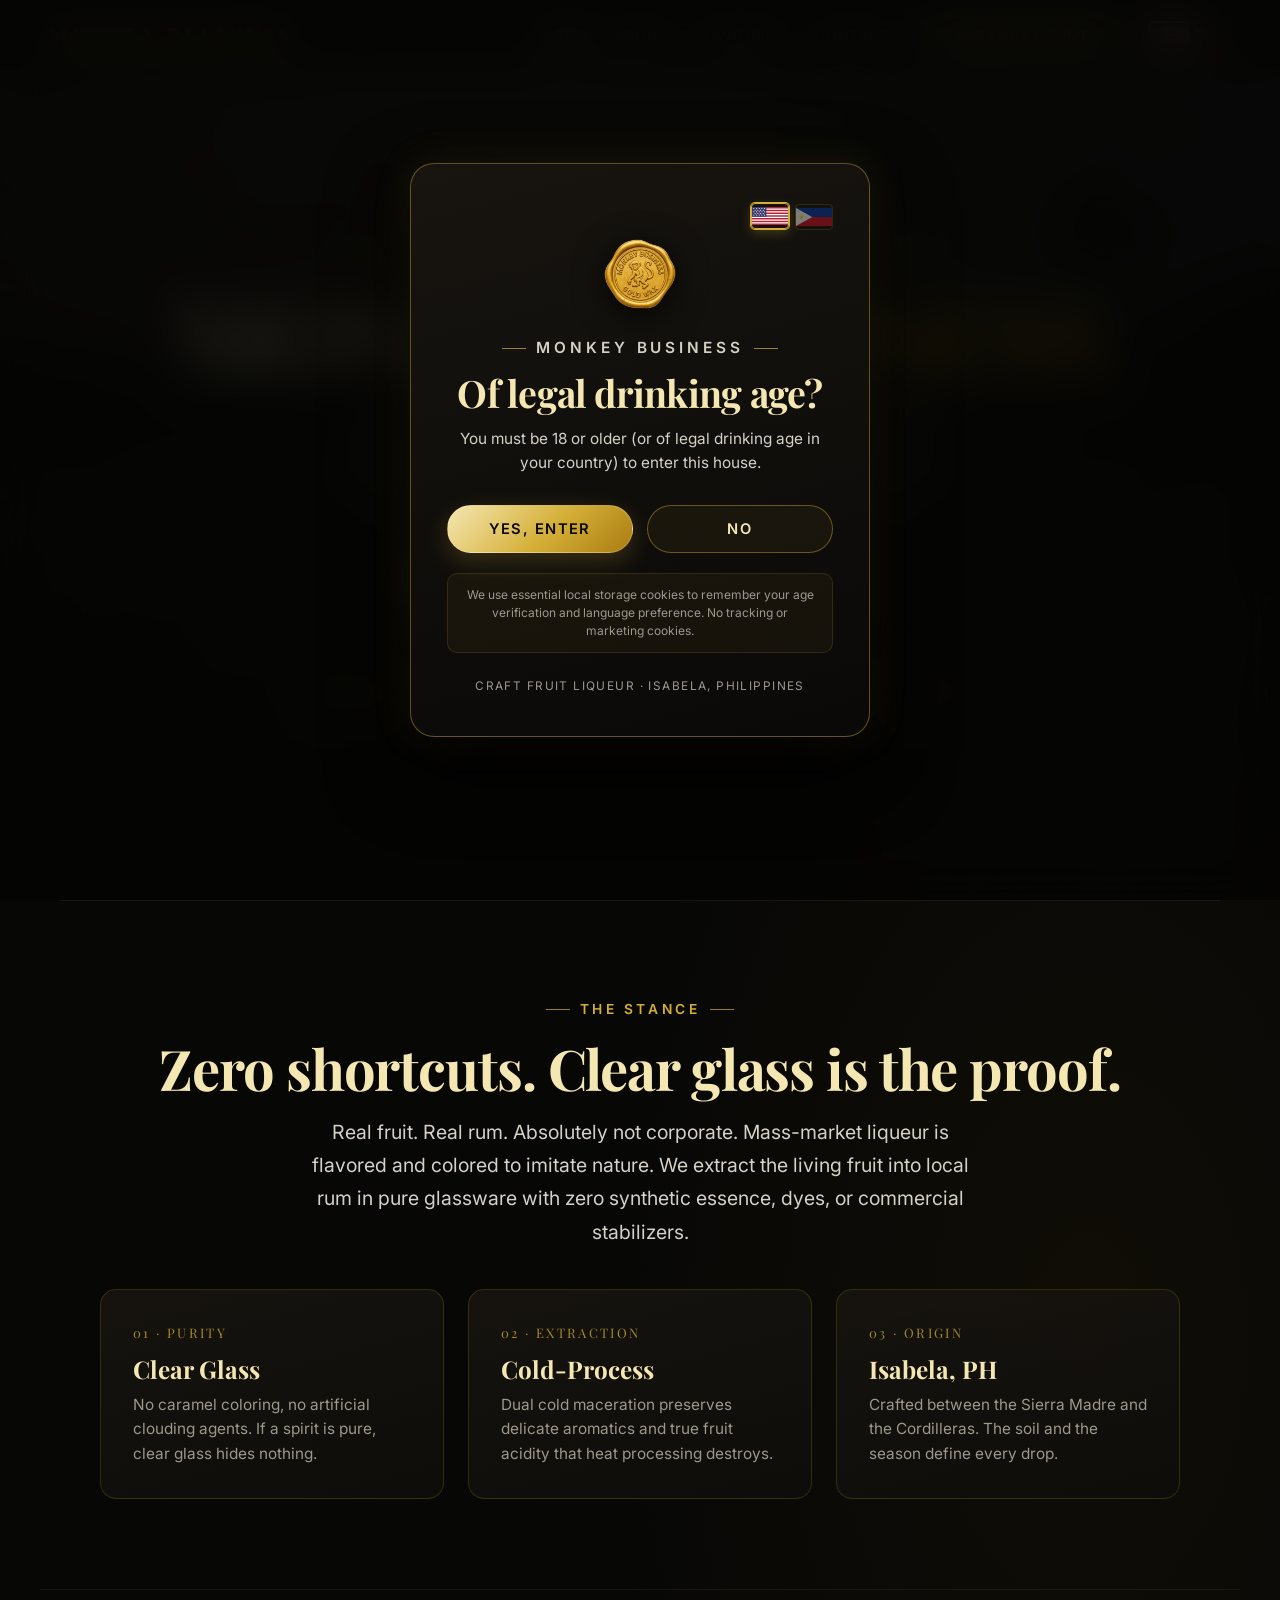
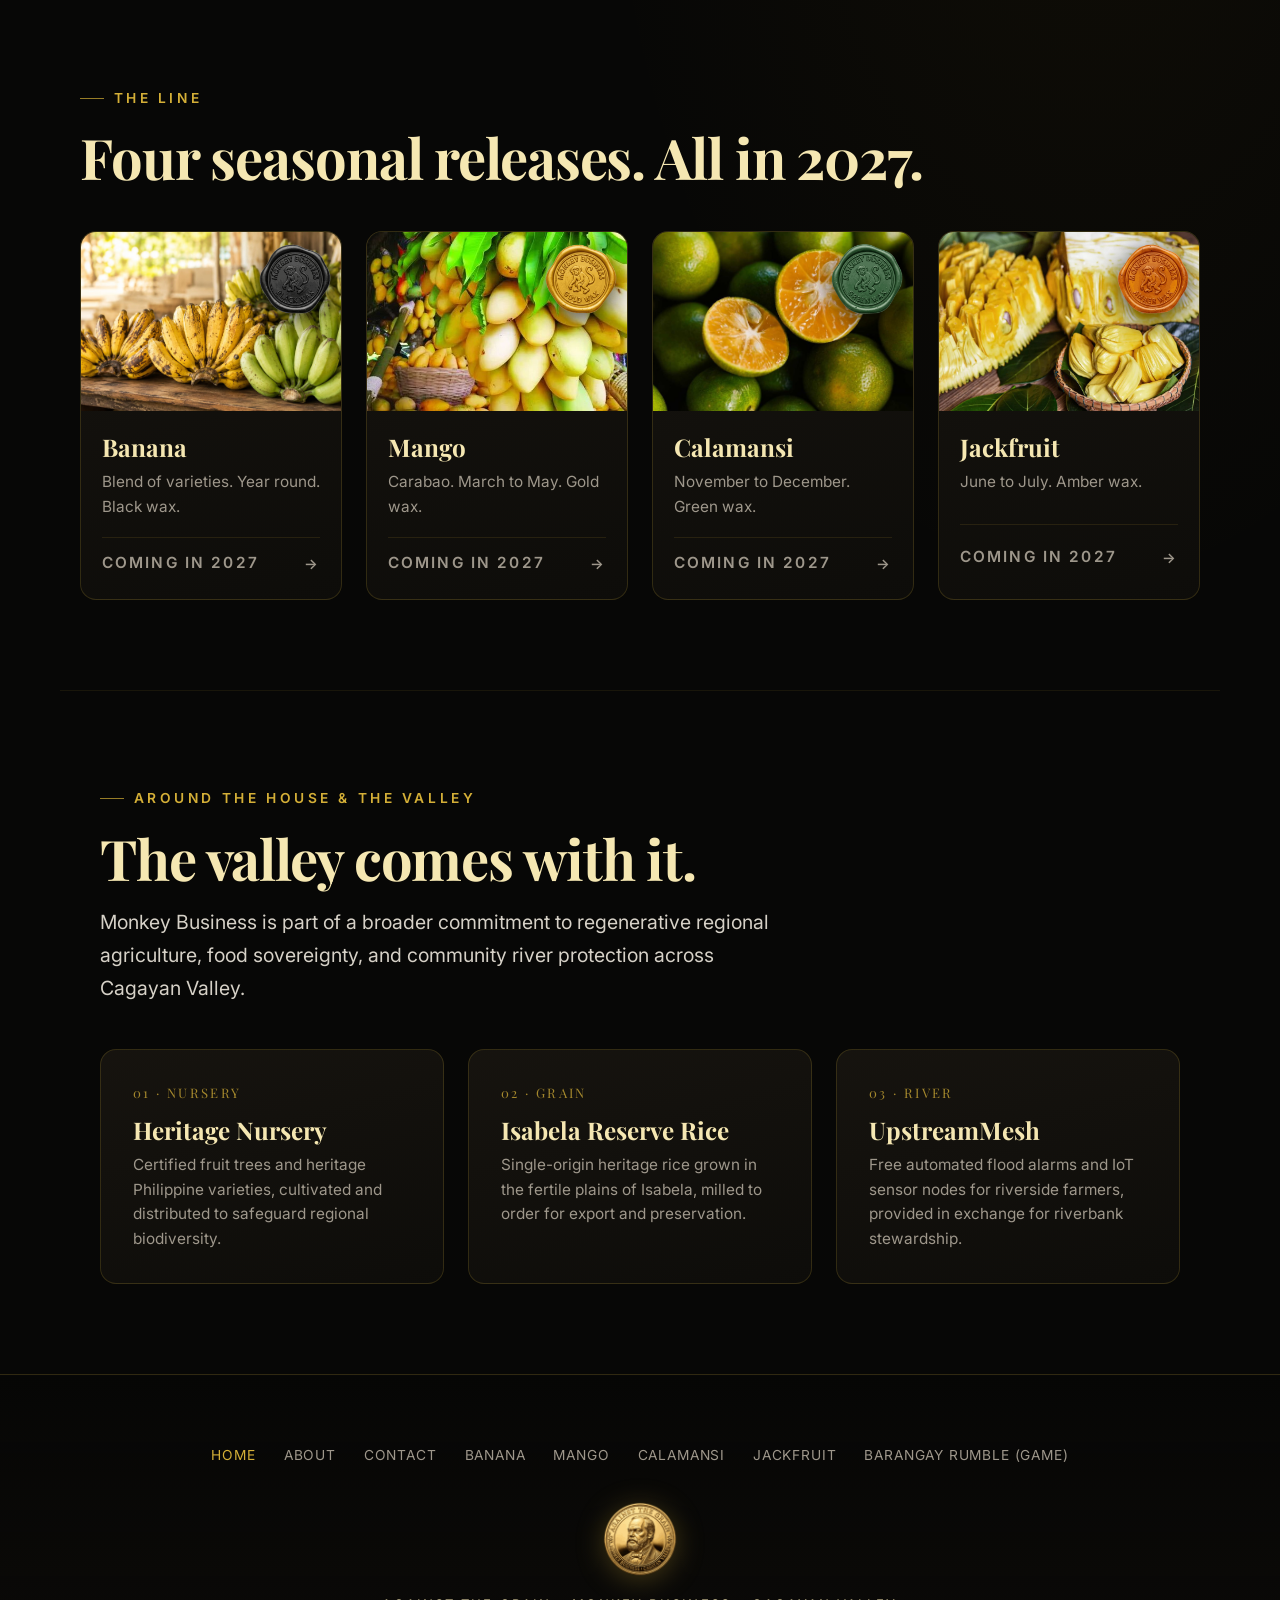
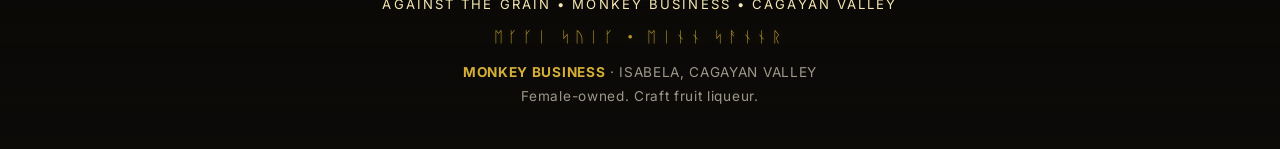
<file: index.html>
<!DOCTYPE html>
<html lang="en">
<head>
  <meta charset="UTF-8">
  <meta name="viewport" content="width=device-width, initial-scale=1.0">
  <meta name="theme-color" content="#070706">
  <title>Monkey Business · Craft Fruit Liqueur</title>
  <meta name="description" content="Female-owned craft fruit liqueur from Isabela, Cagayan Valley. Real fruit. Real rum. Zero shortcuts. Coming in 2027.">
  <link rel="canonical" href="https://monkeybusiness.ph/">
  <meta property="og:type" content="website">
  <meta property="og:site_name" content="Monkey Business">
  <meta property="og:title" content="Monkey Business · Craft Fruit Liqueur">
  <meta property="og:description" content="Female-owned craft fruit liqueur from Isabela, Cagayan Valley. Real fruit. Real rum. Zero shortcuts. Coming in 2027.">
  <meta property="og:url" content="https://monkeybusiness.ph/">
  <meta property="og:image" content="https://monkeybusiness.ph/assets/img/valley.jpg">
  <meta name="twitter:card" content="summary_large_image">
  <link rel="icon" type="image/png" href="assets/img/favicon.png">
  <link rel="apple-touch-icon" href="assets/img/favicon.png">
  <link rel="preconnect" href="https://fonts.googleapis.com">
  <link rel="preconnect" href="https://fonts.gstatic.com" crossorigin>
  <link href="https://fonts.googleapis.com/css2?family=Playfair+Display:ital,wght@0,700;1,700&family=Inter:wght@300;400;500;600&display=swap" rel="stylesheet">
  <link rel="stylesheet" href="assets/css/styles.css">
</head>
<body>
  <header>
    <a class="logo" href="index.html">MONKEY BUSINESS</a>
    <div class="header-right">
      <button class="menu-btn" type="button" aria-expanded="false" aria-controls="site-nav">
        <span class="sr" data-en="Menu" data-tl="Menu">Menu</span>
        <i></i>
      </button>
      <nav id="site-nav" aria-label="Primary">
        <a href="index.html" aria-current="page" data-en="Home" data-tl="Home">Home</a>
        <a href="about.html" data-en="About" data-tl="Tungkol">About</a>
        <div class="drop">
          <button type="button" class="drop-btn" aria-expanded="false" aria-controls="flavor-menu" data-en="Flavours" data-tl="Mga lasa">Flavours</button>
          <div class="drop-menu" id="flavor-menu">
            <a href="banana.html" data-en="Banana" data-tl="Saging">Banana</a>
            <a href="mango.html" data-en="Mango" data-tl="Mangga">Mango</a>
            <a href="calamansi.html" data-en="Calamansi" data-tl="Calamansi">Calamansi</a>
            <a href="jackfruit.html" data-en="Jackfruit" data-tl="Langka">Jackfruit</a>
          </div>
        </div>
        <a href="contact.html" data-en="Contact" data-tl="Kontak">Contact</a>
        <a href="monkey_business_barangay_rumble.html" target="_blank" rel="noopener" class="nav-game" title="Play Barangay Rumble Arcade Game"><span class="game-icon" aria-hidden="true">🎮</span> <span data-en="Barangay Rumble" data-tl="Barangay Rumble">Barangay Rumble</span></a>
      </nav>

      <div class="lang-switch" role="group" aria-label="Language">
        <button type="button" class="lang-flag" data-lang="en" aria-pressed="true" title="English">
          <span class="sr">English</span>
          <svg viewBox="0 0 60 30" aria-hidden="true">
            <rect width="60" height="30" fill="#B22234"/>
            <path d="M0,3.46H60 M0,8.08H60 M0,12.69H60 M0,17.31H60 M0,21.92H60 M0,26.54H60" stroke="#fff" stroke-width="2.31"/>
            <rect width="24" height="16.15" fill="#3C3B6E"/>
            <g fill="#fff">
              <circle cx="3" cy="2.6" r="0.85"/><circle cx="7.5" cy="2.6" r="0.85"/><circle cx="12" cy="2.6" r="0.85"/><circle cx="16.5" cy="2.6" r="0.85"/><circle cx="21" cy="2.6" r="0.85"/>
              <circle cx="5.25" cy="5.3" r="0.85"/><circle cx="9.75" cy="5.3" r="0.85"/><circle cx="14.25" cy="5.3" r="0.85"/><circle cx="18.75" cy="5.3" r="0.85"/>
              <circle cx="3" cy="8.1" r="0.85"/><circle cx="7.5" cy="8.1" r="0.85"/><circle cx="12" cy="8.1" r="0.85"/><circle cx="16.5" cy="8.1" r="0.85"/><circle cx="21" cy="8.1" r="0.85"/>
              <circle cx="5.25" cy="10.8" r="0.85"/><circle cx="9.75" cy="10.8" r="0.85"/><circle cx="14.25" cy="10.8" r="0.85"/><circle cx="18.75" cy="10.8" r="0.85"/>
              <circle cx="3" cy="13.5" r="0.85"/><circle cx="7.5" cy="13.5" r="0.85"/><circle cx="12" cy="13.5" r="0.85"/><circle cx="16.5" cy="13.5" r="0.85"/><circle cx="21" cy="13.5" r="0.85"/>
            </g>
          </svg>
        </button>
        <button type="button" class="lang-flag" data-lang="tl" aria-pressed="false" title="Tagalog">
          <span class="sr">Tagalog</span>
          <svg viewBox="0 0 60 30" aria-hidden="true">
            <rect width="60" height="15" fill="#0038A8"/>
            <rect y="15" width="60" height="15" fill="#CE1126"/>
            <polygon points="0,0 27,15 0,30" fill="#fff"/>
            <g fill="#FCD116" transform="translate(9.2 15)">
              <polygon points="0,-5.6 0.55,-2.7 -0.55,-2.7"/>
              <polygon points="0,-5.6 0.55,-2.7 -0.55,-2.7" transform="rotate(45)"/>
              <polygon points="0,-5.6 0.55,-2.7 -0.55,-2.7" transform="rotate(90)"/>
              <polygon points="0,-5.6 0.55,-2.7 -0.55,-2.7" transform="rotate(135)"/>
              <polygon points="0,-5.6 0.55,-2.7 -0.55,-2.7" transform="rotate(180)"/>
              <polygon points="0,-5.6 0.55,-2.7 -0.55,-2.7" transform="rotate(225)"/>
              <polygon points="0,-5.6 0.55,-2.7 -0.55,-2.7" transform="rotate(270)"/>
              <polygon points="0,-5.6 0.55,-2.7 -0.55,-2.7" transform="rotate(315)"/>
              <circle r="2.15"/>
            </g>
            <g fill="#FCD116">
              <polygon points="0,-1.35 .38,-.42 1.35,-.42 .58,.16 .88,1.15 0,.55 -.88,1.15 -.58,.16 -1.35,-.42 -.38,-.42" transform="translate(4.4 5.6)"/>
              <polygon points="0,-1.35 .38,-.42 1.35,-.42 .58,.16 .88,1.15 0,.55 -.88,1.15 -.58,.16 -1.35,-.42 -.38,-.42" transform="translate(4.4 24.4)"/>
              <polygon points="0,-1.35 .38,-.42 1.35,-.42 .58,.16 .88,1.15 0,.55 -.88,1.15 -.58,.16 -1.35,-.42 -.38,-.42" transform="translate(16.6 15)"/>
            </g>
          </svg>
        </button>
      </div>
    </div>
  </header>

  <main>
    <!-- Hero / Teaser 2027 -->
    <section class="hero" id="top">
      <p class="tagline" data-en="Craft Fruit Liqueurs • Clear Glass • Zero Shortcuts" data-tl="Gawang-Kamay na Alak mula sa Prutas • Malinaw na Baso • Walang Shortcut">Craft Fruit Liqueurs • Clear Glass • Zero Shortcuts</p>
      <h1>MONKEY BUSINESS</h1>
      <p class="subtitle" data-en="Handcrafted in micro-batches from peak-ripeness Philippine harvests and local rum. Cold-extracted in pure Pyrex glassware with zero artificial colors or essences. Launching 2027." data-tl="Gawang-kamay sa maliliit na batch mula sa pinakamatamis na ani ng Pilipinas at lokal na rum. Dalisay na ekstraksyon sa bubog nang walang kemikal o artipisyal na pampalasa. Darating sa 2027.">Handcrafted in micro-batches from peak-ripeness Philippine harvests and local rum. Cold-extracted in pure Pyrex glassware with zero artificial colors or essences. Launching 2027.</p>
      <div class="cta-group">
        <a class="cta" href="about.html" data-en="Read Our Story" data-tl="Basahin ang Aming Kwento">Read Our Story</a>
        <a class="cta cta-ghost" href="#seasons" data-en="The Line (2027)" data-tl="Ang Linya (2027)">The Line (2027)</a>
      </div>

      <div class="spec-strip" aria-label="House specifications">
        <span class="spec-pill spec-edge"><strong data-en="Local Rum" data-tl="Lokal na Rum">Local Rum</strong></span>
        <span class="spec-pill" data-en="Dual Maceration" data-tl="Dual Maceration">Dual Maceration</span>
        <span class="spec-pill" data-en="Clear Glass" data-tl="Malinaw na Baso">Clear Glass</span>
        <span class="spec-pill">Isabela, PH</span>
        <span class="spec-pill spec-edge"><strong>2027</strong></span>
      </div>
    </section>

    <!-- The Stance (Zero shortcuts, klarglas som bevis) -->
    <section class="center" id="stance">
      <p class="tagline" data-en="The Stance" data-tl="Ang Tindig">The Stance</p>
      <h2 data-en="Zero shortcuts. Clear glass is the proof." data-tl="Walang shortcut. Ang malinaw na baso ang patunay.">Zero shortcuts. Clear glass is the proof.</h2>
      <p class="lede" data-en="Real fruit. Real rum. Absolutely not corporate. Mass-market liqueur is flavored and colored to imitate nature. We extract the living fruit into local rum in pure glassware with zero synthetic essence, dyes, or commercial stabilizers." data-tl="Totoong prutas. Totoong rum. Hindi ito korporasyon. Ang likor sa masa ay nilalasahan at kinukulayan upang magmukhang prutas. Dito, ang prutas at ang rum ang nasa malinaw na baso nang walang sintetikong sangkap o pampatatag.">Real fruit. Real rum. Absolutely not corporate. Mass-market liqueur is flavored and colored to imitate nature. We extract the living fruit into local rum in pure glassware with zero synthetic essence, dyes, or commercial stabilizers.</p>
      <div class="cards" style="margin-top: 2.5rem;">
        <article class="card">
          <div>
            <span class="card-num">01 · PURITY</span>
            <h3 data-en="Clear Glass" data-tl="Malinaw na Baso">Clear Glass</h3>
            <p data-en="No caramel coloring, no artificial clouding agents. If a spirit is pure, clear glass hides nothing." data-tl="Walang pangkulay na caramel, walang artipisyal na pampalabo. Kung dalisay ang alak, walang itinatago ang malinaw na bote.">No caramel coloring, no artificial clouding agents. If a spirit is pure, clear glass hides nothing.</p>
          </div>
        </article>
        <article class="card">
          <div>
            <span class="card-num">02 · EXTRACTION</span>
            <h3 data-en="Cold-Process" data-tl="Cold-Process">Cold-Process</h3>
            <p data-en="Dual cold maceration preserves delicate aromatics and true fruit acidity that heat processing destroys." data-tl="Pinapanatili ng dalawahang cold maceration ang bango at natural na asim ng prutas na sinisira ng init.">Dual cold maceration preserves delicate aromatics and true fruit acidity that heat processing destroys.</p>
          </div>
        </article>
        <article class="card">
          <div>
            <span class="card-num">03 · ORIGIN</span>
            <h3>Isabela, PH</h3>
            <p data-en="Crafted between the Sierra Madre and the Cordilleras. The soil and the season define every drop." data-tl="Ginawa sa pagitan ng Sierra Madre at Cordilleras. Ang lupa at ang panahon ang humuhubog sa bawat patak.">Crafted between the Sierra Madre and the Cordilleras. The soil and the season define every drop.</p>
          </div>
        </article>
      </div>
    </section>

    <!-- The Line (Korten för de 4 säsongssläppen) -->
    <section id="seasons" class="line">
      <p class="tagline" data-en="The Line" data-tl="Ang Linya">The Line</p>
      <h2 data-en="Four seasonal releases. All in 2027." data-tl="Apat na pana-panahong labas. Lahat sa 2027.">Four seasonal releases. All in 2027.</h2>
      <div class="line-grid">
        <a class="flavor" href="banana.html">
          <div class="flavor-media">
            <img class="wax-seal" src="assets/img/wax-black.png" alt="Monkey Business Black Wax Seal" loading="lazy">
            <img src="assets/img/banana.jpg" alt="Bunches of ripe yellow and green bananas" loading="lazy">
          </div>
          <div class="body">
            <h3 data-en="Banana" data-tl="Saging">Banana</h3>
            <p data-en="Blend of varieties. Year round. Black wax." data-tl="Pinaghalong uri. Buong taon. Itim na wax.">Blend of varieties. Year round. Black wax.</p>
            <p class="soon" data-en="Coming in 2027" data-tl="Darating sa 2027">Coming in 2027</p>
          </div>
        </a>
        <a class="flavor" href="mango.html">
          <div class="flavor-media">
            <img class="wax-seal" src="assets/img/wax-gold.png" alt="Monkey Business Gold Wax Seal" loading="lazy">
            <img src="assets/img/mango.jpg" alt="A heavy bunch of ripe mangoes" loading="lazy">
          </div>
          <div class="body">
            <h3 data-en="Mango" data-tl="Mangga">Mango</h3>
            <p data-en="Carabao. March to May. Gold wax." data-tl="Carabao. Marso hanggang Mayo. Gintong wax.">Carabao. March to May. Gold wax.</p>
            <p class="soon" data-en="Coming in 2027" data-tl="Darating sa 2027">Coming in 2027</p>
          </div>
        </a>
        <a class="flavor" href="calamansi.html">
          <div class="flavor-media">
            <img class="wax-seal" src="assets/img/wax-green.png" alt="Monkey Business Green Wax Seal" loading="lazy">
            <img src="assets/img/calamansi.jpg" alt="Halved calamansi on a pile of whole green fruit" loading="lazy">
          </div>
          <div class="body">
            <h3>Calamansi</h3>
            <p data-en="November to December. Green wax." data-tl="Nobyembre hanggang Disyembre. Berdeng wax.">November to December. Green wax.</p>
            <p class="soon" data-en="Coming in 2027" data-tl="Darating sa 2027">Coming in 2027</p>
          </div>
        </a>
        <a class="flavor" href="jackfruit.html">
          <div class="flavor-media">
            <img class="wax-seal" src="assets/img/wax-amber.png" alt="Monkey Business Amber Wax Seal" loading="lazy">
            <img src="assets/img/jackfruit.jpg" alt="Cut jackfruit and pods in a basket" loading="lazy">
          </div>
          <div class="body">
            <h3 data-en="Jackfruit" data-tl="Langka">Jackfruit</h3>
            <p data-en="June to July. Amber wax." data-tl="Hunyo hanggang Hulyo. Amber na wax.">June to July. Amber wax.</p>
            <p class="soon" data-en="Coming in 2027" data-tl="Darating sa 2027">Coming in 2027</p>
          </div>
        </a>
      </div>
    </section>

    <!-- Ekosystem-korten (Heritage Nursery, Isabela Reserve Rice, UpstreamMesh) -->
    <section id="valley-work">
      <p class="tagline" data-en="Around the House & The Valley" data-tl="Sa Paligid ng Bahay at Lambak">Around the House & The Valley</p>
      <h2 data-en="The valley comes with it." data-tl="Kasama ang lambak.">The valley comes with it.</h2>
      <p class="lede" data-en="Monkey Business is part of a broader commitment to regenerative regional agriculture, food sovereignty, and community river protection across Cagayan Valley." data-tl="Ang Monkey Business ay bahagi ng mas malawak na paninindigan para sa lokal na agrikultura, seguridad sa pagkain, at pangangalaga sa ilog ng Cagayan Valley.">Monkey Business is part of a broader commitment to regenerative regional agriculture, food sovereignty, and community river protection across Cagayan Valley.</p>
      <div class="cards">
        <article class="card">
          <div>
            <span class="card-num">01 · NURSERY</span>
            <h3>Heritage Nursery</h3>
            <p data-en="Certified fruit trees and heritage Philippine varieties, cultivated and distributed to safeguard regional biodiversity." data-tl="Sertipikadong puno ng prutas at katutubong lahi ng Pilipinas upang protektahan ang kalikasan ng lambak.">Certified fruit trees and heritage Philippine varieties, cultivated and distributed to safeguard regional biodiversity.</p>
          </div>
        </article>
        <article class="card">
          <div>
            <span class="card-num">02 · GRAIN</span>
            <h3>Isabela Reserve Rice</h3>
            <p data-en="Single-origin heritage rice grown in the fertile plains of Isabela, milled to order for export and preservation." data-tl="Single-origin na premium na bigas mula sa matatabang bukirin ng Isabela, para sa export at pagpapanatili ng binhi.">Single-origin heritage rice grown in the fertile plains of Isabela, milled to order for export and preservation.</p>
          </div>
        </article>
        <article class="card">
          <div>
            <span class="card-num">03 · RIVER</span>
            <h3>UpstreamMesh</h3>
            <p data-en="Free automated flood alarms and IoT sensor nodes for riverside farmers, provided in exchange for riverbank stewardship." data-tl="Libreng automated na alarma sa baha at mga sensor para sa magsasaka, kapalit ng paglilinis at pag-aalaga sa ilog.">Free automated flood alarms and IoT sensor nodes for riverside farmers, provided in exchange for riverbank stewardship.</p>
          </div>
        </article>
      </div>
    </section>
  </main>

  <footer>
    <nav class="footer-links" aria-label="Footer">
      <a href="index.html" aria-current="page" data-en="Home" data-tl="Home">Home</a>
      <a href="about.html" data-en="About" data-tl="Tungkol">About</a>
      <a href="contact.html" data-en="Contact" data-tl="Kontak">Contact</a>
      <a href="banana.html" data-en="Banana" data-tl="Saging">Banana</a>
      <a href="mango.html" data-en="Mango" data-tl="Mangga">Mango</a>
      <a href="calamansi.html" data-en="Calamansi" data-tl="Calamansi">Calamansi</a>
      <a href="jackfruit.html" data-en="Jackfruit" data-tl="Langka">Jackfruit</a>
      <a href="monkey_business_barangay_rumble.html" target="_blank" rel="noopener" data-en="Barangay Rumble (Game)" data-tl="Barangay Rumble (Laro)">Barangay Rumble (Game)</a>
    </nav>
    <img src="assets/img/emblem.png" alt="Monkey Business emblem" class="footer-coin" width="76" height="76" loading="lazy">
    <div class="footer-manifesto">AGAINST THE GRAIN • MONKEY BUSINESS • CAGAYAN VALLEY</div>
    <div class="footer-runes" aria-label="Runic inscription">ᛖᚴᚴᛁ ᛋᚢᛁᚴ • ᛖᛁᚾᚾ ᛋᚨᚾᚾᚱ</div>
    <div class="footer-text">
      <strong>MONKEY BUSINESS</strong> · ISABELA, CAGAYAN VALLEY<br>
      <span data-en="Female-owned. Craft fruit liqueur." data-tl="Babae ang may-ari. Likor mula sa prutas.">Female-owned. Craft fruit liqueur.</span>
    </div>
  </footer>
  <script src="assets/js/site.js"></script>
</body>
</html>
</file>
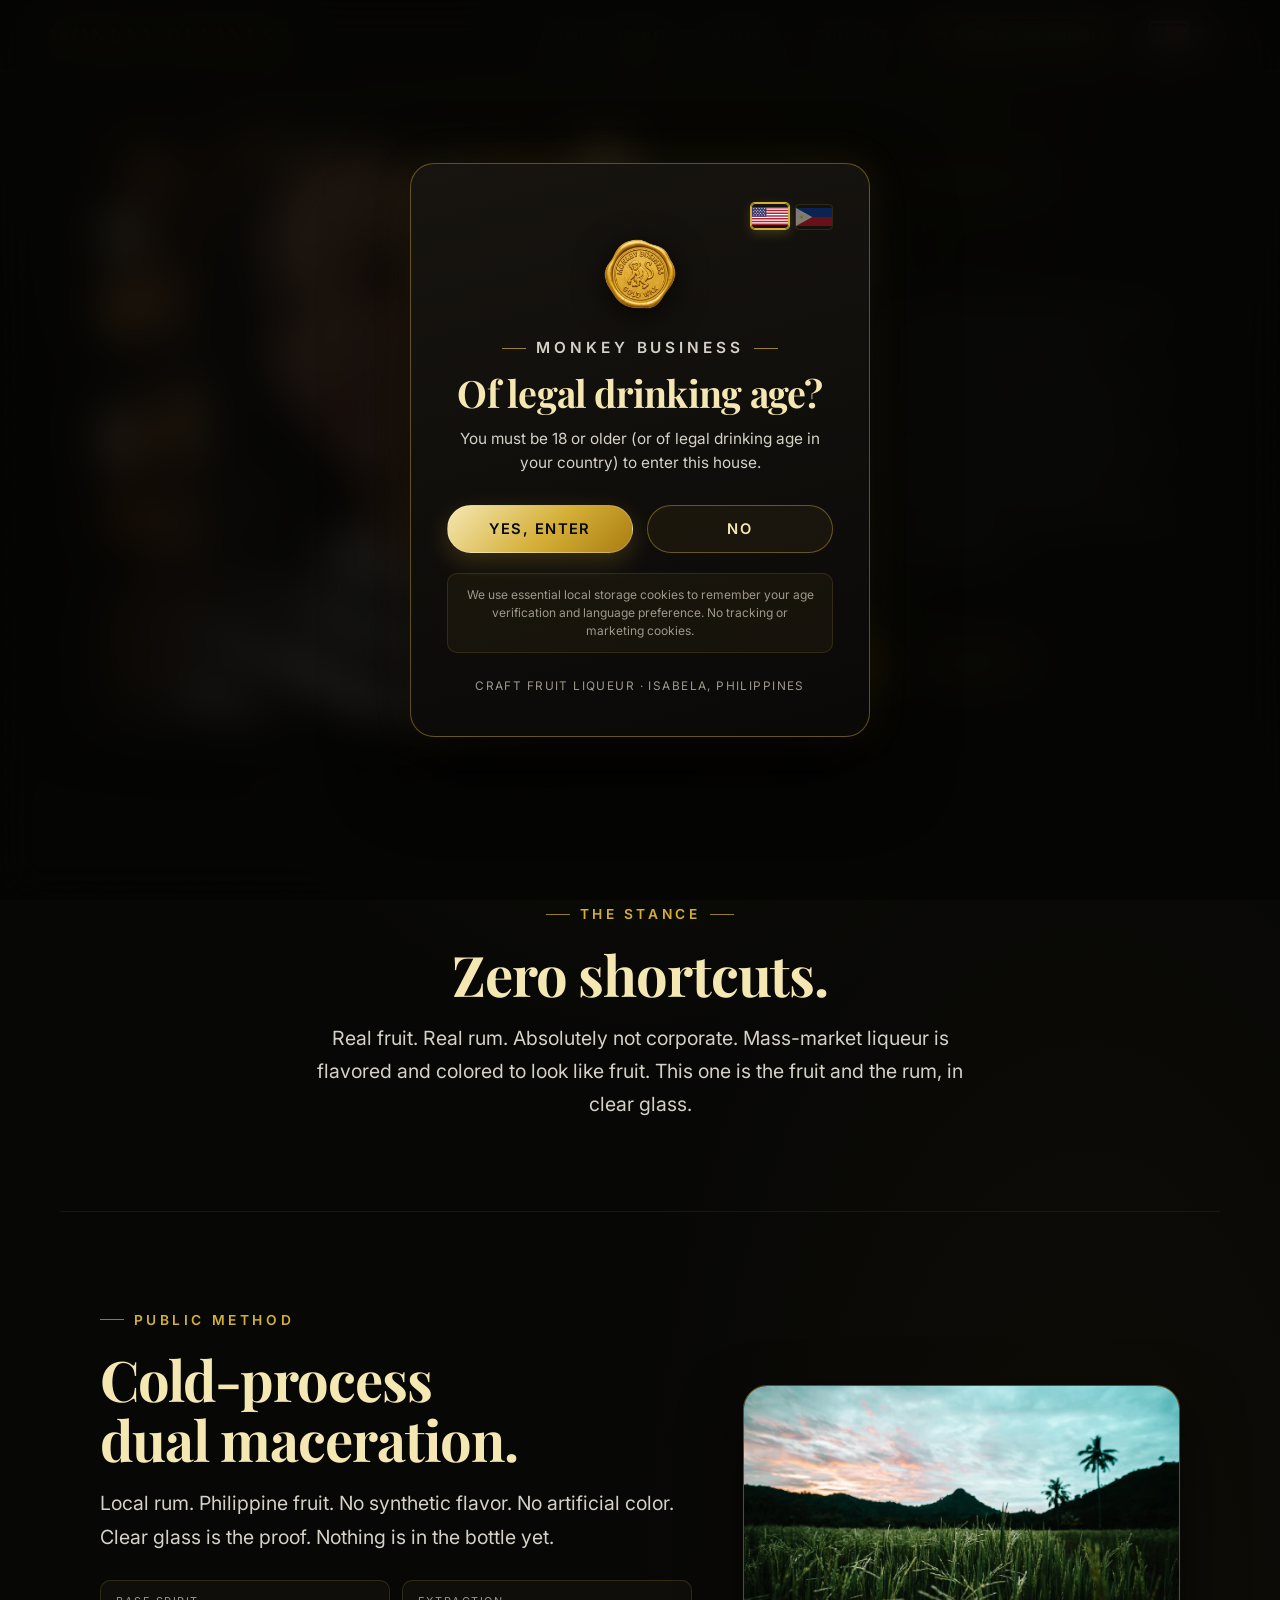
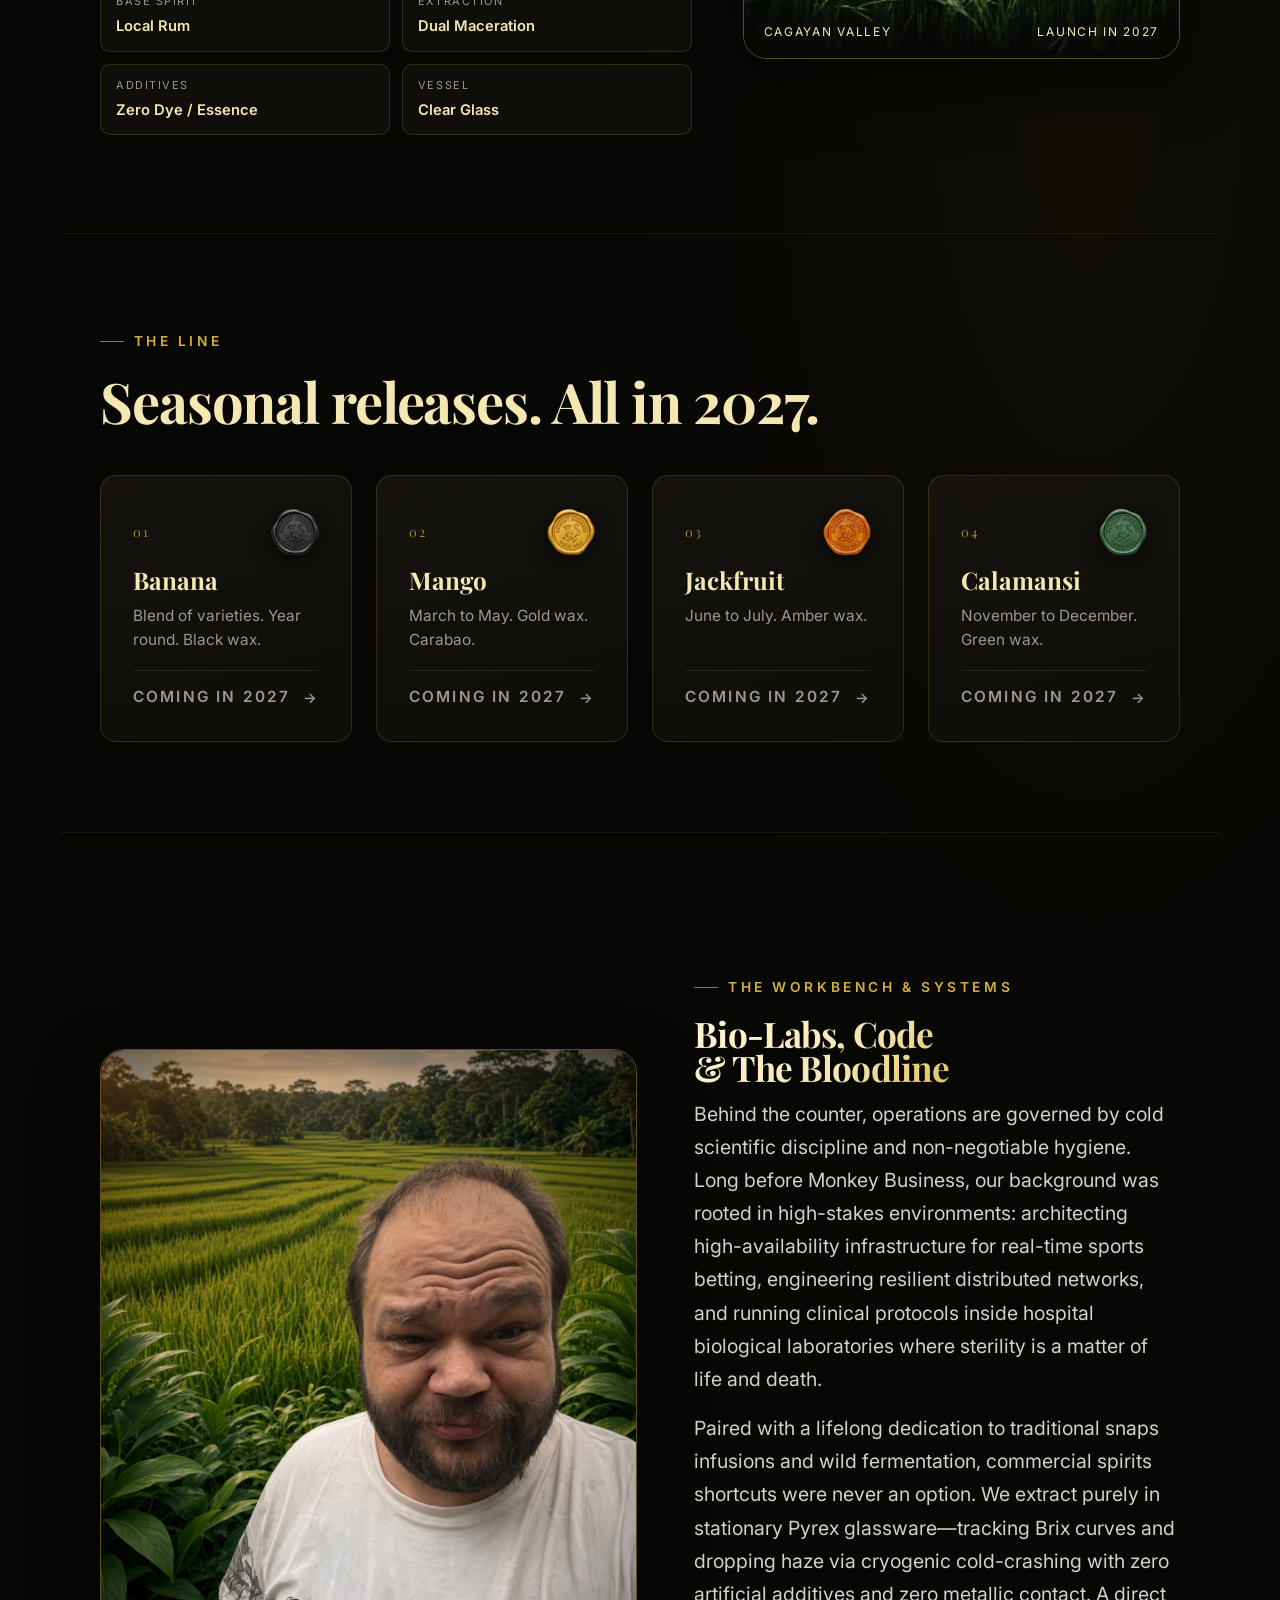
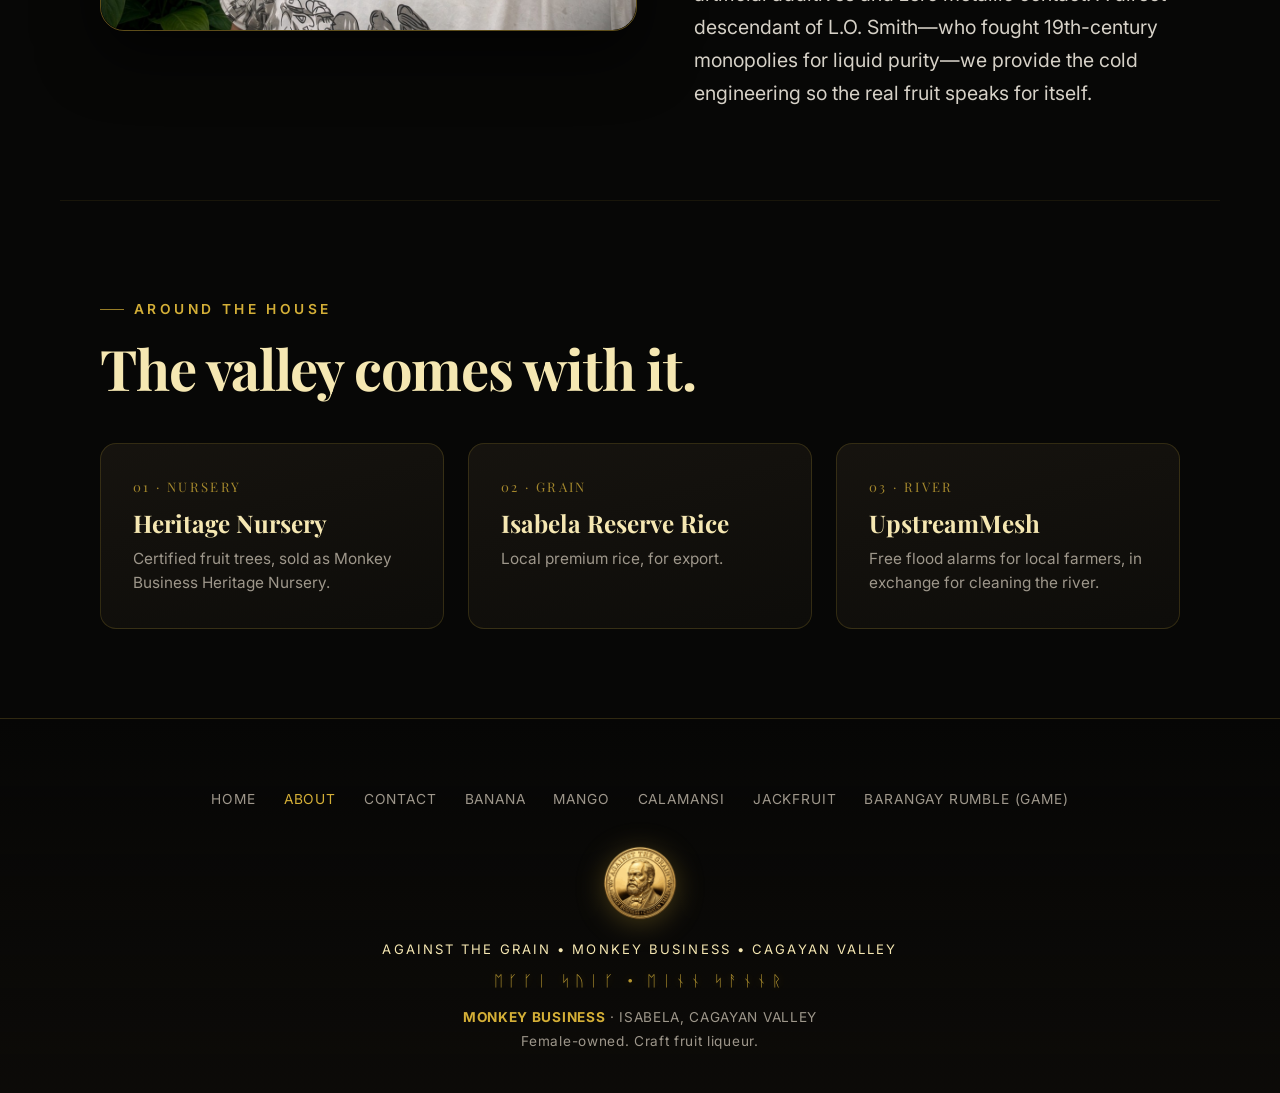
<file: about.html>
<!DOCTYPE html>
<html lang="en">
<head>
  <meta charset="UTF-8">
  <meta name="viewport" content="width=device-width, initial-scale=1.0">
  <meta name="theme-color" content="#070706">
  <title>About · Monkey Business</title>
  <meta name="description" content="Mara leads the house in Isabela, Cagayan Valley. Systems, glassware, and craft fruit liqueurs launching in 2027.">
  <link rel="canonical" href="https://monkeybusiness.ph/about.html">
  <meta property="og:type" content="website">
  <meta property="og:site_name" content="Monkey Business">
  <meta property="og:title" content="About · Monkey Business">
  <meta property="og:description" content="Mara leads the house in Isabela, Cagayan Valley. Systems, glassware, and craft fruit liqueurs launching in 2027.">
  <meta property="og:url" content="https://monkeybusiness.ph/about.html">
  <meta property="og:image" content="https://monkeybusiness.ph/assets/img/mara.jpg">
  <meta name="twitter:card" content="summary_large_image">
  <link rel="icon" type="image/png" href="assets/img/favicon.png">
  <link rel="apple-touch-icon" href="assets/img/favicon.png">
  <link rel="preconnect" href="https://fonts.googleapis.com">
  <link rel="preconnect" href="https://fonts.gstatic.com" crossorigin>
  <link href="https://fonts.googleapis.com/css2?family=Playfair+Display:ital,wght@0,700;1,700&family=Inter:wght@300;400;500;600&display=swap" rel="stylesheet">
  <link rel="stylesheet" href="assets/css/styles.css">
</head>
<body>
  <header>
    <a class="logo" href="index.html">MONKEY BUSINESS</a>
    <div class="header-right">
      <button class="menu-btn" type="button" aria-expanded="false" aria-controls="site-nav">
        <span class="sr" data-en="Menu" data-tl="Menu">Menu</span>
        <i></i>
      </button>
      <nav id="site-nav" aria-label="Primary">
        <a href="index.html" data-en="Home" data-tl="Home">Home</a>
        <a href="about.html" aria-current="page" data-en="About" data-tl="Tungkol">About</a>
        <div class="drop">
          <button type="button" class="drop-btn" aria-expanded="false" aria-controls="flavor-menu" data-en="Flavours" data-tl="Mga lasa">Flavours</button>
          <div class="drop-menu" id="flavor-menu">
            <a href="banana.html" data-en="Banana" data-tl="Saging">Banana</a>
            <a href="mango.html" data-en="Mango" data-tl="Mangga">Mango</a>
            <a href="calamansi.html" data-en="Calamansi" data-tl="Calamansi">Calamansi</a>
            <a href="jackfruit.html" data-en="Jackfruit" data-tl="Langka">Jackfruit</a>
          </div>
        </div>
        <a href="contact.html" data-en="Contact" data-tl="Kontak">Contact</a>
        <a href="monkey_business_barangay_rumble.html" target="_blank" rel="noopener" class="nav-game" title="Play Barangay Rumble Arcade Game"><span class="game-icon" aria-hidden="true">🎮</span> <span data-en="Barangay Rumble" data-tl="Barangay Rumble">Barangay Rumble</span></a>
      </nav>

      <div class="lang-switch" role="group" aria-label="Language">
        <button type="button" class="lang-flag" data-lang="en" aria-pressed="true" title="English">
          <span class="sr">English</span>
          <svg viewBox="0 0 60 30" aria-hidden="true">
            <rect width="60" height="30" fill="#B22234"/>
            <path d="M0,3.46H60 M0,8.08H60 M0,12.69H60 M0,17.31H60 M0,21.92H60 M0,26.54H60" stroke="#fff" stroke-width="2.31"/>
            <rect width="24" height="16.15" fill="#3C3B6E"/>
            <g fill="#fff">
              <circle cx="3" cy="2.6" r="0.85"/><circle cx="7.5" cy="2.6" r="0.85"/><circle cx="12" cy="2.6" r="0.85"/><circle cx="16.5" cy="2.6" r="0.85"/><circle cx="21" cy="2.6" r="0.85"/>
              <circle cx="5.25" cy="5.3" r="0.85"/><circle cx="9.75" cy="5.3" r="0.85"/><circle cx="14.25" cy="5.3" r="0.85"/><circle cx="18.75" cy="5.3" r="0.85"/>
              <circle cx="3" cy="8.1" r="0.85"/><circle cx="7.5" cy="8.1" r="0.85"/><circle cx="12" cy="8.1" r="0.85"/><circle cx="16.5" cy="8.1" r="0.85"/><circle cx="21" cy="8.1" r="0.85"/>
              <circle cx="5.25" cy="10.8" r="0.85"/><circle cx="9.75" cy="10.8" r="0.85"/><circle cx="14.25" cy="10.8" r="0.85"/><circle cx="18.75" cy="10.8" r="0.85"/>
              <circle cx="3" cy="13.5" r="0.85"/><circle cx="7.5" cy="13.5" r="0.85"/><circle cx="12" cy="13.5" r="0.85"/><circle cx="16.5" cy="13.5" r="0.85"/><circle cx="21" cy="13.5" r="0.85"/>
            </g>
          </svg>
        </button>
        <button type="button" class="lang-flag" data-lang="tl" aria-pressed="false" title="Tagalog">
          <span class="sr">Tagalog</span>
          <svg viewBox="0 0 60 30" aria-hidden="true">
            <rect width="60" height="15" fill="#0038A8"/>
            <rect y="15" width="60" height="15" fill="#CE1126"/>
            <polygon points="0,0 27,15 0,30" fill="#fff"/>
            <g fill="#FCD116" transform="translate(9.2 15)">
              <polygon points="0,-5.6 0.55,-2.7 -0.55,-2.7"/>
              <polygon points="0,-5.6 0.55,-2.7 -0.55,-2.7" transform="rotate(45)"/>
              <polygon points="0,-5.6 0.55,-2.7 -0.55,-2.7" transform="rotate(90)"/>
              <polygon points="0,-5.6 0.55,-2.7 -0.55,-2.7" transform="rotate(135)"/>
              <polygon points="0,-5.6 0.55,-2.7 -0.55,-2.7" transform="rotate(180)"/>
              <polygon points="0,-5.6 0.55,-2.7 -0.55,-2.7" transform="rotate(225)"/>
              <polygon points="0,-5.6 0.55,-2.7 -0.55,-2.7" transform="rotate(270)"/>
              <polygon points="0,-5.6 0.55,-2.7 -0.55,-2.7" transform="rotate(315)"/>
              <circle r="2.15"/>
            </g>
            <g fill="#FCD116">
              <polygon points="0,-1.35 .38,-.42 1.35,-.42 .58,.16 .88,1.15 0,.55 -.88,1.15 -.58,.16 -1.35,-.42 -.38,-.42" transform="translate(4.4 5.6)"/>
              <polygon points="0,-1.35 .38,-.42 1.35,-.42 .58,.16 .88,1.15 0,.55 -.88,1.15 -.58,.16 -1.35,-.42 -.38,-.42" transform="translate(4.4 24.4)"/>
              <polygon points="0,-1.35 .38,-.42 1.35,-.42 .58,.16 .88,1.15 0,.55 -.88,1.15 -.58,.16 -1.35,-.42 -.38,-.42" transform="translate(16.6 15)"/>
            </g>
          </svg>
        </button>
      </div>
    </div>
  </header>

  <main>
    <!-- Mara Section (Spotlight) -->
    <section class="page">
      <img class="shot portrait" src="assets/img/mara.jpg" alt="Mara, founder of Monkey Business">
      <div>
        <p class="tagline" data-en="The Foundation & Leadership" data-tl="Ang Haligi at Pamumuno">The Foundation & Leadership</p>
        <h1 class="page-title">Mara</h1>
        <p class="lede" data-en="Mara will own Monkey Business and leads the house. Her standards were forged in the discipline of commercial food production—waking before dawn to manage local bakeries, source fresh ingredients directly from regional growers, and command kitchen operations with zero shortcuts. Every recipe and batch moves under her authority. If it doesn't meet her standard, it never leaves the estate." data-tl="Si Mara ang magiging may-ari ng Monkey Business at siya ang namumuno sa bahay. Ang kanyang mataas na pamantayan ay nahubog sa disiplina ng produksyon ng pagkain—gumigising bago magbukang-liwayway upang magpatakbo ng panaderya, personal na kumuha ng sariwang ani mula sa mga lokal na magsasaka, at mamuno sa kusina nang walang shortcut. Bawat timpla at batch ay dumadaan sa kanyang pagsusuri. Kapag hindi pumasa, hindi ito lalabas ng bahay.">Mara will own Monkey Business and leads the house. Her standards were forged in the discipline of commercial food production—waking before dawn to manage local bakeries, source fresh ingredients directly from regional growers, and command kitchen operations with zero shortcuts. Every recipe and batch moves under her authority. If it doesn't meet her standard, it never leaves the estate.</p>
        <p class="place">Isabela, Cagayan Valley</p>
        <div class="cta-group back">
          <a class="cta" href="index.html#line" data-en="See the line" data-tl="Tingnan ang linya">See the line</a>
          <a class="cta cta-ghost" href="contact.html" data-en="Contact" data-tl="Kontak">Contact</a>
        </div>
      </div>
    </section>

    <!-- The Stance -->
    <section class="center" id="stance">
      <p class="tagline" data-en="The stance" data-tl="Ang tindig">The stance</p>
      <h2 data-en="Zero shortcuts." data-tl="Walang shortcut.">Zero shortcuts.</h2>
      <p class="lede" data-en="Real fruit. Real rum. Absolutely not corporate. Mass-market liqueur is flavored and colored to look like fruit. This one is the fruit and the rum, in clear glass." data-tl="Totoong prutas. Totoong rum. Hindi ito korporasyon. Ang likor sa masa ay nilalasahan at kinukulayan para magmukhang prutas. Dito, ang prutas at ang rum ang nasa malinaw na baso.">Real fruit. Real rum. Absolutely not corporate. Mass-market liqueur is flavored and colored to look like fruit. This one is the fruit and the rum, in clear glass.</p>
    </section>

    <!-- Method -->
    <section id="method">
      <div class="valley-feature">
        <div>
          <p class="tagline" data-en="Public method" data-tl="Pampublikong paraan">Public method</p>
          <h2 data-en="Cold-process dual maceration." data-tl="Cold-process dual maceration.">Cold-process dual maceration.</h2>
          <p class="lede" data-en="Local rum. Philippine fruit. No synthetic flavor. No artificial color. Clear glass is the proof. Nothing is in the bottle yet." data-tl="Lokal na rum. Prutas ng Pilipinas. Walang sintetikong lasa. Walang artipisyal na kulay. Ang malinaw na baso ang patunay. Wala pang laman ang bote.">Local rum. Philippine fruit. No synthetic flavor. No artificial color. Clear glass is the proof. Nothing is in the bottle yet.</p>
          <div class="spec-grid">
            <div class="spec-box">
              <span class="spec-label" data-en="Base Spirit" data-tl="Base na Alak">Base Spirit</span>
              <span class="spec-val" data-en="Local Rum" data-tl="Lokal na Rum">Local Rum</span>
            </div>
            <div class="spec-box">
              <span class="spec-label" data-en="Extraction" data-tl="Proseso">Extraction</span>
              <span class="spec-val" data-en="Dual Maceration" data-tl="Dual Maceration">Dual Maceration</span>
            </div>
            <div class="spec-box">
              <span class="spec-label" data-en="Additives" data-tl="Mga Halo">Additives</span>
              <span class="spec-val" data-en="Zero Dye / Essence" data-tl="Walang Kulay / Sintetiko">Zero Dye / Essence</span>
            </div>
            <div class="spec-box">
              <span class="spec-label" data-en="Vessel" data-tl="Lalagyan">Vessel</span>
              <span class="spec-val" data-en="Clear Glass" data-tl="Malinaw na Baso">Clear Glass</span>
            </div>
          </div>
        </div>
        <figure class="valley-frame">
          <img src="assets/img/valley.jpg" alt="Cagayan Valley dusk over the fields" loading="lazy">
          <figcaption class="valley-caption">
            <span>Cagayan Valley</span>
            <span data-en="Launch in 2027" data-tl="Ilulunsad sa 2027">Launch in 2027</span>
          </figcaption>
        </figure>
      </div>
    </section>

    <!-- Seasonal Drops -->
    <section id="seasons">
      <p class="tagline" data-en="The line" data-tl="Ang linya">The line</p>
      <h2 data-en="Seasonal releases. All in 2027." data-tl="Pana-panahong labas. Lahat sa 2027.">Seasonal releases. All in 2027.</h2>
      <div class="cards seasons">
        <a class="card" href="banana.html">
          <div>
            <div class="card-seal-head">
              <span class="card-num">01</span>
              <img class="wax-seal-sm" src="assets/img/wax-black.png" alt="Black wax seal" loading="lazy">
            </div>
            <h3 data-en="Banana" data-tl="Saging">Banana</h3>
            <p data-en="Blend of varieties. Year round. Black wax." data-tl="Pinaghalong uri. Buong taon. Itim na wax.">Blend of varieties. Year round. Black wax.</p>
          </div>
          <p class="soon" data-en="Coming in 2027" data-tl="Darating sa 2027">Coming in 2027</p>
        </a>
        <a class="card" href="mango.html">
          <div>
            <div class="card-seal-head">
              <span class="card-num">02</span>
              <img class="wax-seal-sm" src="assets/img/wax-gold.png" alt="Gold wax seal" loading="lazy">
            </div>
            <h3 data-en="Mango" data-tl="Mangga">Mango</h3>
            <p data-en="March to May. Gold wax. Carabao." data-tl="Marso hanggang Mayo. Gintong wax. Carabao.">March to May. Gold wax. Carabao.</p>
          </div>
          <p class="soon" data-en="Coming in 2027" data-tl="Darating sa 2027">Coming in 2027</p>
        </a>
        <a class="card" href="jackfruit.html">
          <div>
            <div class="card-seal-head">
              <span class="card-num">03</span>
              <img class="wax-seal-sm" src="assets/img/wax-amber.png" alt="Amber wax seal" loading="lazy">
            </div>
            <h3 data-en="Jackfruit" data-tl="Langka">Jackfruit</h3>
            <p data-en="June to July. Amber wax." data-tl="Hunyo hanggang Hulyo. Amber na wax.">June to July. Amber wax.</p>
          </div>
          <p class="soon" data-en="Coming in 2027" data-tl="Darating sa 2027">Coming in 2027</p>
        </a>
        <a class="card" href="calamansi.html">
          <div>
            <div class="card-seal-head">
              <span class="card-num">04</span>
              <img class="wax-seal-sm" src="assets/img/wax-green.png" alt="Green wax seal" loading="lazy">
            </div>
            <h3>Calamansi</h3>
            <p data-en="November to December. Green wax." data-tl="Nobyembre hanggang Disyembre. Berdeng wax.">November to December. Green wax.</p>
          </div>
          <p class="soon" data-en="Coming in 2027" data-tl="Darating sa 2027">Coming in 2027</p>
        </a>
      </div>
    </section>

    <!-- Technical Architecture & Founder Section (Between The Line and Around The House) -->
    <section class="page" id="workbench">
      <figure class="valley-frame">
        <img class="shot portrait" src="assets/img/founder.jpg" alt="Technical lead and formulator behind Monkey Business" loading="lazy">
      </figure>
      <div>
        <p class="tagline" data-en="The Workbench & Systems" data-tl="Ang Sistema at Agham">The Workbench & Systems</p>
        <h2 class="page-title" style="font-size: 2.2rem; margin-bottom: 0.75rem;" data-en="Bio-Labs, Code & The Bloodline" data-tl="Bio-Lab, Teknolohiya at Disiplina">Bio-Labs, Code & The Bloodline</h2>
        <p class="lede" data-en="Behind the counter, operations are governed by cold scientific discipline and non-negotiable hygiene. Long before Monkey Business, our background was rooted in high-stakes environments: architecting high-availability infrastructure for real-time sports betting, engineering resilient distributed networks, and running clinical protocols inside hospital biological laboratories where sterility is a matter of life and death." data-tl="Sa likod ng produksyon, ang pamamaraan ay pinamumunuan ng matibay na agham, kalinisan, at teknikal na suporta. Bago pa man ang proyektong ito, ang aming karanasan ay nahubog sa mga maseselang larangan: pagpapatakbo ng mga kritikal na real-time IT systems sa sports betting kung saan bawal ang pumalya, at sa biological laboratories ng mga ospital kung saan ang kalinisan at pag-iwas sa kontaminasyon ay hindi mapapantayan.">Behind the counter, operations are governed by cold scientific discipline and non-negotiable hygiene. Long before Monkey Business, our background was rooted in high-stakes environments: architecting high-availability infrastructure for real-time sports betting, engineering resilient distributed networks, and running clinical protocols inside hospital biological laboratories where sterility is a matter of life and death.</p>
        <p class="lede" style="margin-top: 1rem;" data-en="Paired with a lifelong dedication to traditional snaps infusions and wild fermentation, commercial spirits shortcuts were never an option. We extract purely in stationary Pyrex glassware—tracking Brix curves and dropping haze via cryogenic cold-crashing with zero artificial additives and zero metallic contact. A direct descendant of L.O. Smith—who fought 19th-century monopolies for liquid purity—we provide the cold engineering so the real fruit speaks for itself." data-tl="Kasabay ng panghabambuhay na interes sa tradisyunal na pagtimpla ng snaps at fermentation, hindi naging opsyon ang mga shortcuts ng malalaking pabrika. Gumagamit lamang kami ng purong salamin (Pyrex)—sinusukat ang tamis gamit ang refractometer at pinapanatiling kristal ang linaw sa pamamagitan ng natural na cold-crash nang walang kemikal na pampalinaw at walang bakal na humihipo sa alak. Bilang inapo ni L.O. Smith—ang lumaban sa mga monopolyo noong ika-19 na siglo para sa purong alak—inilalagay namin ang tapat na siyensya sa likod ng bawat tunay na bunga.">Paired with a lifelong dedication to traditional snaps infusions and wild fermentation, commercial spirits shortcuts were never an option. We extract purely in stationary Pyrex glassware—tracking Brix curves and dropping haze via cryogenic cold-crashing with zero artificial additives and zero metallic contact. A direct descendant of L.O. Smith—who fought 19th-century monopolies for liquid purity—we provide the cold engineering so the real fruit speaks for itself.</p>
      </div>
    </section>

    <!-- The Ecosystem / Valley Work -->
    <section id="valley-work">
      <p class="tagline" data-en="Around the house" data-tl="Sa paligid ng bahay">Around the house</p>
      <h2 data-en="The valley comes with it." data-tl="Kasama ang lambak.">The valley comes with it.</h2>
      <div class="cards">
        <article class="card">
          <div>
            <span class="card-num">01 · NURSERY</span>
            <h3>Heritage Nursery</h3>
            <p data-en="Certified fruit trees, sold as Monkey Business Heritage Nursery." data-tl="Sertipikadong puno ng prutas, binebenta bilang Monkey Business Heritage Nursery.">Certified fruit trees, sold as Monkey Business Heritage Nursery.</p>
          </div>
        </article>
        <article class="card">
          <div>
            <span class="card-num">02 · GRAIN</span>
            <h3>Isabela Reserve Rice</h3>
            <p data-en="Local premium rice, for export." data-tl="Lokal na premium na bigas, para i-export.">Local premium rice, for export.</p>
          </div>
        </article>
        <article class="card">
          <div>
            <span class="card-num">03 · RIVER</span>
            <h3>UpstreamMesh</h3>
            <p data-en="Free flood alarms for local farmers, in exchange for cleaning the river." data-tl="Libreng alarma sa baha para sa mga lokal na magsasaka, kapalit ng paglilinis ng ilog.">Free flood alarms for local farmers, in exchange for cleaning the river.</p>
          </div>
        </article>
      </div>
    </section>
  </main>

  <footer>
    <nav class="footer-links" aria-label="Footer">
      <a href="index.html" data-en="Home" data-tl="Home">Home</a>
      <a href="about.html" aria-current="page" data-en="About" data-tl="Tungkol">About</a>
      <a href="contact.html" data-en="Contact" data-tl="Kontak">Contact</a>
      <a href="banana.html" data-en="Banana" data-tl="Saging">Banana</a>
      <a href="mango.html" data-en="Mango" data-tl="Mangga">Mango</a>
      <a href="calamansi.html" data-en="Calamansi" data-tl="Calamansi">Calamansi</a>
      <a href="jackfruit.html" data-en="Jackfruit" data-tl="Langka">Jackfruit</a>
      <a href="monkey_business_barangay_rumble.html" target="_blank" rel="noopener" data-en="Barangay Rumble (Game)" data-tl="Barangay Rumble (Laro)">Barangay Rumble (Game)</a>
    </nav>
    <img src="assets/img/emblem.png" alt="Monkey Business emblem" class="footer-coin" width="76" height="76" loading="lazy">
    <div class="footer-manifesto">AGAINST THE GRAIN • MONKEY BUSINESS • CAGAYAN VALLEY</div>
    <div class="footer-runes" aria-label="Runic inscription">ᛖᚴᚴᛁ ᛋᚢᛁᚴ • ᛖᛁᚾᚾ ᛋᚨᚾᚾᚱ</div>
    <div class="footer-text">
      <strong>MONKEY BUSINESS</strong> · ISABELA, CAGAYAN VALLEY<br>
      <span data-en="Female-owned. Craft fruit liqueur." data-tl="Babae ang may-ari. Likor mula sa prutas.">Female-owned. Craft fruit liqueur.</span>
    </div>
  </footer>
  <script src="assets/js/site.js"></script>
</body>
</html>
</file>
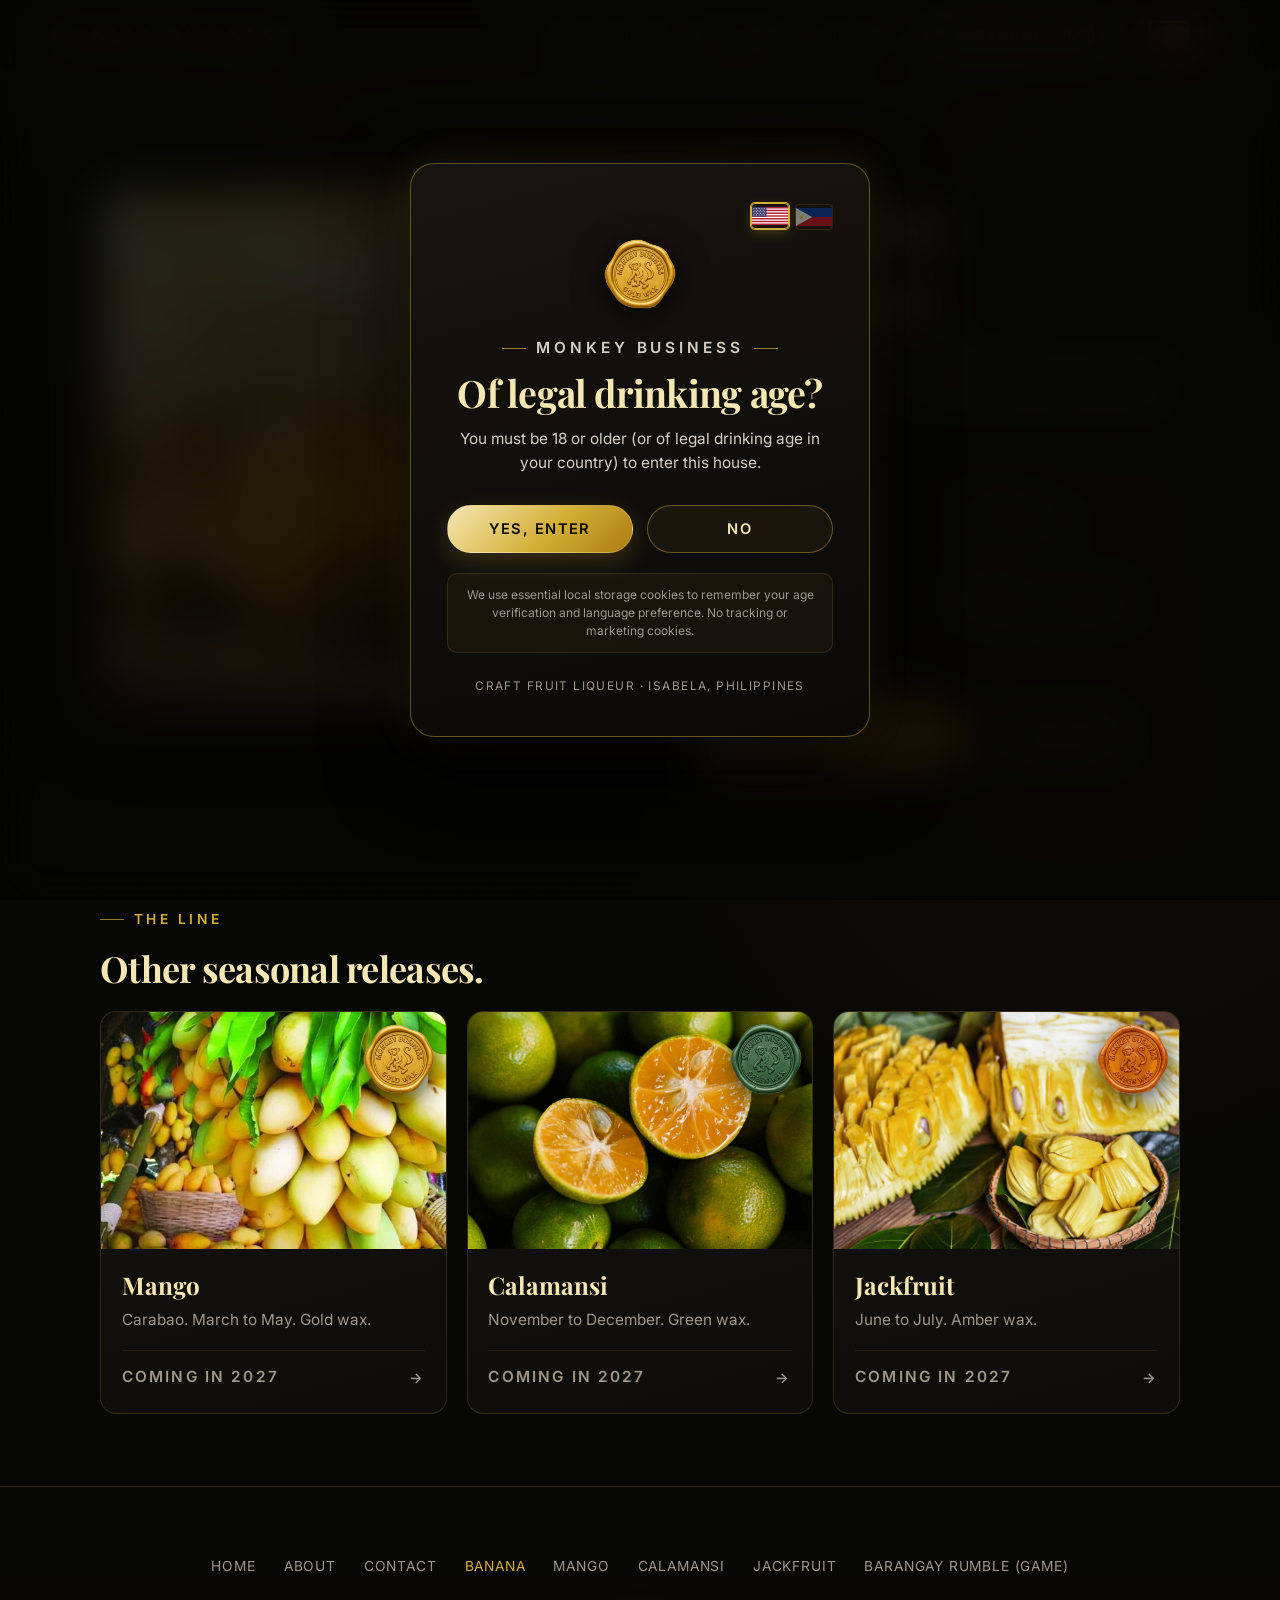
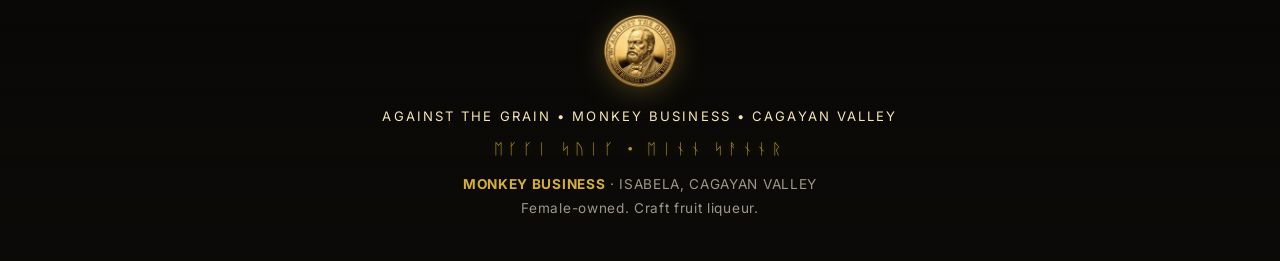
<file: banana.html>
<!DOCTYPE html>
<html lang="en">
<head>
  <meta charset="UTF-8">
  <meta name="viewport" content="width=device-width, initial-scale=1.0">
  <meta name="theme-color" content="#070706">
  <title>Banana · Monkey Business</title>
  <meta name="description" content="Banana liqueur. 100% fruit and rum. Coming in 2027.">
  <link rel="canonical" href="https://monkeybusiness.ph/banana.html">
  <meta property="og:type" content="website">
  <meta property="og:site_name" content="Monkey Business">
  <meta property="og:title" content="Banana · Monkey Business">
  <meta property="og:description" content="Banana liqueur. 100% fruit and rum. Year round, black wax seal. Coming in 2027.">
  <meta property="og:url" content="https://monkeybusiness.ph/banana.html">
  <meta property="og:image" content="https://monkeybusiness.ph/assets/img/banana.jpg">
  <meta name="twitter:card" content="summary_large_image">
  <link rel="icon" type="image/png" href="assets/img/favicon.png">
  <link rel="apple-touch-icon" href="assets/img/favicon.png">
  <link rel="preconnect" href="https://fonts.googleapis.com">
  <link rel="preconnect" href="https://fonts.gstatic.com" crossorigin>
  <link href="https://fonts.googleapis.com/css2?family=Playfair+Display:ital,wght@0,700;1,700&family=Inter:wght@300;400;500;600&display=swap" rel="stylesheet">
  <link rel="stylesheet" href="assets/css/styles.css">
</head>
<body>
  <header>
    <a class="logo" href="index.html">MONKEY BUSINESS</a>
    <div class="header-right">
      <button class="menu-btn" type="button" aria-expanded="false" aria-controls="site-nav">
        <span class="sr" data-en="Menu" data-tl="Menu">Menu</span>
        <i></i>
      </button>
      <nav id="site-nav" aria-label="Primary">
        <a href="index.html" data-en="Home" data-tl="Home">Home</a>
        <a href="about.html" data-en="About" data-tl="Tungkol">About</a>
        <div class="drop">
          <button type="button" class="drop-btn" aria-expanded="false" aria-controls="flavor-menu" data-en="Flavours" data-tl="Mga lasa">Flavours</button>
          <div class="drop-menu" id="flavor-menu">
            <a href="banana.html" aria-current="page" data-en="Banana" data-tl="Saging">Banana</a>
            <a href="mango.html" data-en="Mango" data-tl="Mangga">Mango</a>
            <a href="calamansi.html" data-en="Calamansi" data-tl="Calamansi">Calamansi</a>
            <a href="jackfruit.html" data-en="Jackfruit" data-tl="Langka">Jackfruit</a>
          </div>
        </div>
        <a href="contact.html" data-en="Contact" data-tl="Kontak">Contact</a>
        <a href="monkey_business_barangay_rumble.html" target="_blank" rel="noopener" class="nav-game" title="Play Barangay Rumble Arcade Game"><span class="game-icon" aria-hidden="true">🎮</span> <span data-en="Barangay Rumble" data-tl="Barangay Rumble">Barangay Rumble</span></a>
      </nav>

      <div class="lang-switch" role="group" aria-label="Language">
        <button type="button" class="lang-flag" data-lang="en" aria-pressed="true" title="English">
          <span class="sr">English</span>
          <svg viewBox="0 0 60 30" aria-hidden="true">
            <rect width="60" height="30" fill="#B22234"/>
            <path d="M0,3.46H60 M0,8.08H60 M0,12.69H60 M0,17.31H60 M0,21.92H60 M0,26.54H60" stroke="#fff" stroke-width="2.31"/>
            <rect width="24" height="16.15" fill="#3C3B6E"/>
            <g fill="#fff">
              <circle cx="3" cy="2.6" r="0.85"/><circle cx="7.5" cy="2.6" r="0.85"/><circle cx="12" cy="2.6" r="0.85"/><circle cx="16.5" cy="2.6" r="0.85"/><circle cx="21" cy="2.6" r="0.85"/>
              <circle cx="5.25" cy="5.3" r="0.85"/><circle cx="9.75" cy="5.3" r="0.85"/><circle cx="14.25" cy="5.3" r="0.85"/><circle cx="18.75" cy="5.3" r="0.85"/>
              <circle cx="3" cy="8.1" r="0.85"/><circle cx="7.5" cy="8.1" r="0.85"/><circle cx="12" cy="8.1" r="0.85"/><circle cx="16.5" cy="8.1" r="0.85"/><circle cx="21" cy="8.1" r="0.85"/>
              <circle cx="5.25" cy="10.8" r="0.85"/><circle cx="9.75" cy="10.8" r="0.85"/><circle cx="14.25" cy="10.8" r="0.85"/><circle cx="18.75" cy="10.8" r="0.85"/>
              <circle cx="3" cy="13.5" r="0.85"/><circle cx="7.5" cy="13.5" r="0.85"/><circle cx="12" cy="13.5" r="0.85"/><circle cx="16.5" cy="13.5" r="0.85"/><circle cx="21" cy="13.5" r="0.85"/>
            </g>
          </svg>
        </button>
        <button type="button" class="lang-flag" data-lang="tl" aria-pressed="false" title="Tagalog">
          <span class="sr">Tagalog</span>
          <svg viewBox="0 0 60 30" aria-hidden="true">
            <rect width="60" height="15" fill="#0038A8"/>
            <rect y="15" width="60" height="15" fill="#CE1126"/>
            <polygon points="0,0 27,15 0,30" fill="#fff"/>
            <g fill="#FCD116" transform="translate(9.2 15)">
              <polygon points="0,-5.6 0.55,-2.7 -0.55,-2.7"/>
              <polygon points="0,-5.6 0.55,-2.7 -0.55,-2.7" transform="rotate(45)"/>
              <polygon points="0,-5.6 0.55,-2.7 -0.55,-2.7" transform="rotate(90)"/>
              <polygon points="0,-5.6 0.55,-2.7 -0.55,-2.7" transform="rotate(135)"/>
              <polygon points="0,-5.6 0.55,-2.7 -0.55,-2.7" transform="rotate(180)"/>
              <polygon points="0,-5.6 0.55,-2.7 -0.55,-2.7" transform="rotate(225)"/>
              <polygon points="0,-5.6 0.55,-2.7 -0.55,-2.7" transform="rotate(270)"/>
              <polygon points="0,-5.6 0.55,-2.7 -0.55,-2.7" transform="rotate(315)"/>
              <circle r="2.15"/>
            </g>
            <g fill="#FCD116">
              <polygon points="0,-1.35 .38,-.42 1.35,-.42 .58,.16 .88,1.15 0,.55 -.88,1.15 -.58,.16 -1.35,-.42 -.38,-.42" transform="translate(4.4 5.6)"/>
              <polygon points="0,-1.35 .38,-.42 1.35,-.42 .58,.16 .88,1.15 0,.55 -.88,1.15 -.58,.16 -1.35,-.42 -.38,-.42" transform="translate(4.4 24.4)"/>
              <polygon points="0,-1.35 .38,-.42 1.35,-.42 .58,.16 .88,1.15 0,.55 -.88,1.15 -.58,.16 -1.35,-.42 -.38,-.42" transform="translate(16.6 15)"/>
            </g>
          </svg>
        </button>
      </div>
    </div>
  </header>

  <main>
    <section class="page">
      <div class="shot-wrap">
        <img class="wax-seal" src="assets/img/wax-black.png" alt="Monkey Business Black Wax Seal">
        <img class="shot" src="assets/img/banana.jpg" alt="Bunches of ripe yellow and green bananas">
      </div>
      <div>
        <p class="tagline" data-en="Coming in 2027" data-tl="Darating sa 2027">Coming in 2027</p>
        <h1 class="page-title" data-en="Banana liqueur." data-tl="Likor ng saging.">Banana liqueur.</h1>
        <p class="lede" data-en="A blend of local banana varieties. 100% fruit and local rum. Year round, black wax seal. It does not exist yet. Coming in 2027." data-tl="Pinaghalong uri ng lokal na saging. 100% prutas at lokal na rum. Buong taon, itim na wax seal. Wala pa ito. Darating sa 2027.">A blend of local banana varieties. 100% fruit and local rum. Year round, black wax seal. It does not exist yet. Coming in 2027.</p>

        <div class="spec-grid">
          <div class="spec-box">
            <span class="spec-label" data-en="Harvest" data-tl="Panahon">Harvest</span>
            <span class="spec-val" data-en="Year round" data-tl="Buong taon">Year round</span>
          </div>
          <div class="spec-box">
            <span class="spec-label" data-en="Wax Seal" data-tl="Selyo">Wax Seal</span>
            <span class="spec-val"><img class="wax-inline" src="assets/img/wax-black.png" alt=""> <span data-en="Black wax" data-tl="Itim na wax">Black wax</span></span>
          </div>
          <div class="spec-box">
            <span class="spec-label" data-en="Fruit" data-tl="Prutas">Fruit</span>
            <span class="spec-val" data-en="Blend of varieties" data-tl="Pinaghalong uri">Blend of varieties</span>
          </div>
          <div class="spec-box">
            <span class="spec-label" data-en="Method" data-tl="Paraan">Method</span>
            <span class="spec-val" data-en="Local Rum · Clear Glass" data-tl="Lokal na Rum · Malinaw na Baso">Local Rum · Clear Glass</span>
          </div>
        </div>

        <p class="place">Isabela, Cagayan Valley</p>
        <div class="cta-group back">
          <a class="cta" href="contact.html?flavor=banana" data-en="Request Allocation" data-tl="Hilingin ang alokasyon">Request Allocation</a>
          <a class="cta cta-ghost" href="index.html#line" data-en="All four" data-tl="Lahat ng apat">All four</a>
        </div>
      </div>
    </section>

    <section class="other-flavors">
      <p class="tagline" data-en="The line" data-tl="Ang linya">The line</p>
      <h2 data-en="Other seasonal releases." data-tl="Iba pang pana-panahong labas.">Other seasonal releases.</h2>
      <div class="other-grid">
        <a class="flavor" href="mango.html">
          <div class="flavor-media">
            <img class="wax-seal" src="assets/img/wax-gold.png" alt="Monkey Business Gold Wax Seal" loading="lazy">
            <img src="assets/img/mango.jpg" alt="A heavy bunch of ripe mangoes" loading="lazy">
          </div>
          <div class="body">
            <h3 data-en="Mango" data-tl="Mangga">Mango</h3>
            <p data-en="Carabao. March to May. Gold wax." data-tl="Carabao. Marso hanggang Mayo. Gintong wax.">Carabao. March to May. Gold wax.</p>
            <p class="soon" data-en="Coming in 2027" data-tl="Darating sa 2027">Coming in 2027</p>
          </div>
        </a>
        <a class="flavor" href="calamansi.html">
          <div class="flavor-media">
            <img class="wax-seal" src="assets/img/wax-green.png" alt="Monkey Business Green Wax Seal" loading="lazy">
            <img src="assets/img/calamansi.jpg" alt="Halved calamansi on a pile of whole green fruit" loading="lazy">
          </div>
          <div class="body">
            <h3>Calamansi</h3>
            <p data-en="November to December. Green wax." data-tl="Nobyembre hanggang Disyembre. Berdeng wax.">November to December. Green wax.</p>
            <p class="soon" data-en="Coming in 2027" data-tl="Darating sa 2027">Coming in 2027</p>
          </div>
        </a>
        <a class="flavor" href="jackfruit.html">
          <div class="flavor-media">
            <img class="wax-seal" src="assets/img/wax-amber.png" alt="Monkey Business Amber Wax Seal" loading="lazy">
            <img src="assets/img/jackfruit.jpg" alt="Cut jackfruit and pods in a basket" loading="lazy">
          </div>
          <div class="body">
            <h3 data-en="Jackfruit" data-tl="Langka">Jackfruit</h3>
            <p data-en="June to July. Amber wax." data-tl="Hunyo hanggang Hulyo. Amber na wax.">June to July. Amber wax.</p>
            <p class="soon" data-en="Coming in 2027" data-tl="Darating sa 2027">Coming in 2027</p>
          </div>
        </a>
      </div>
    </section>
  </main>

  <footer>
    <nav class="footer-links" aria-label="Footer">
      <a href="index.html" data-en="Home" data-tl="Home">Home</a>
      <a href="about.html" data-en="About" data-tl="Tungkol">About</a>
      <a href="contact.html" data-en="Contact" data-tl="Kontak">Contact</a>
      <a href="banana.html" aria-current="page" data-en="Banana" data-tl="Saging">Banana</a>
      <a href="mango.html" data-en="Mango" data-tl="Mangga">Mango</a>
      <a href="calamansi.html" data-en="Calamansi" data-tl="Calamansi">Calamansi</a>
      <a href="jackfruit.html" data-en="Jackfruit" data-tl="Langka">Jackfruit</a>
      <a href="monkey_business_barangay_rumble.html" target="_blank" rel="noopener" data-en="Barangay Rumble (Game)" data-tl="Barangay Rumble (Laro)">Barangay Rumble (Game)</a>
    </nav>
    <img src="assets/img/emblem.png" alt="Monkey Business emblem" class="footer-coin" width="76" height="76" loading="lazy">
    <div class="footer-manifesto">AGAINST THE GRAIN • MONKEY BUSINESS • CAGAYAN VALLEY</div>
    <div class="footer-runes" aria-label="Runic inscription">ᛖᚴᚴᛁ ᛋᚢᛁᚴ • ᛖᛁᚾᚾ ᛋᚨᚾᚾᚱ</div>
    <div class="footer-text">
      <strong>MONKEY BUSINESS</strong> · ISABELA, CAGAYAN VALLEY<br>
      <span data-en="Female-owned. Craft fruit liqueur." data-tl="Babae ang may-ari. Likor mula sa prutas.">Female-owned. Craft fruit liqueur.</span>
    </div>
  </footer>
  <script src="assets/js/site.js"></script>
</body>
</html>
</file>
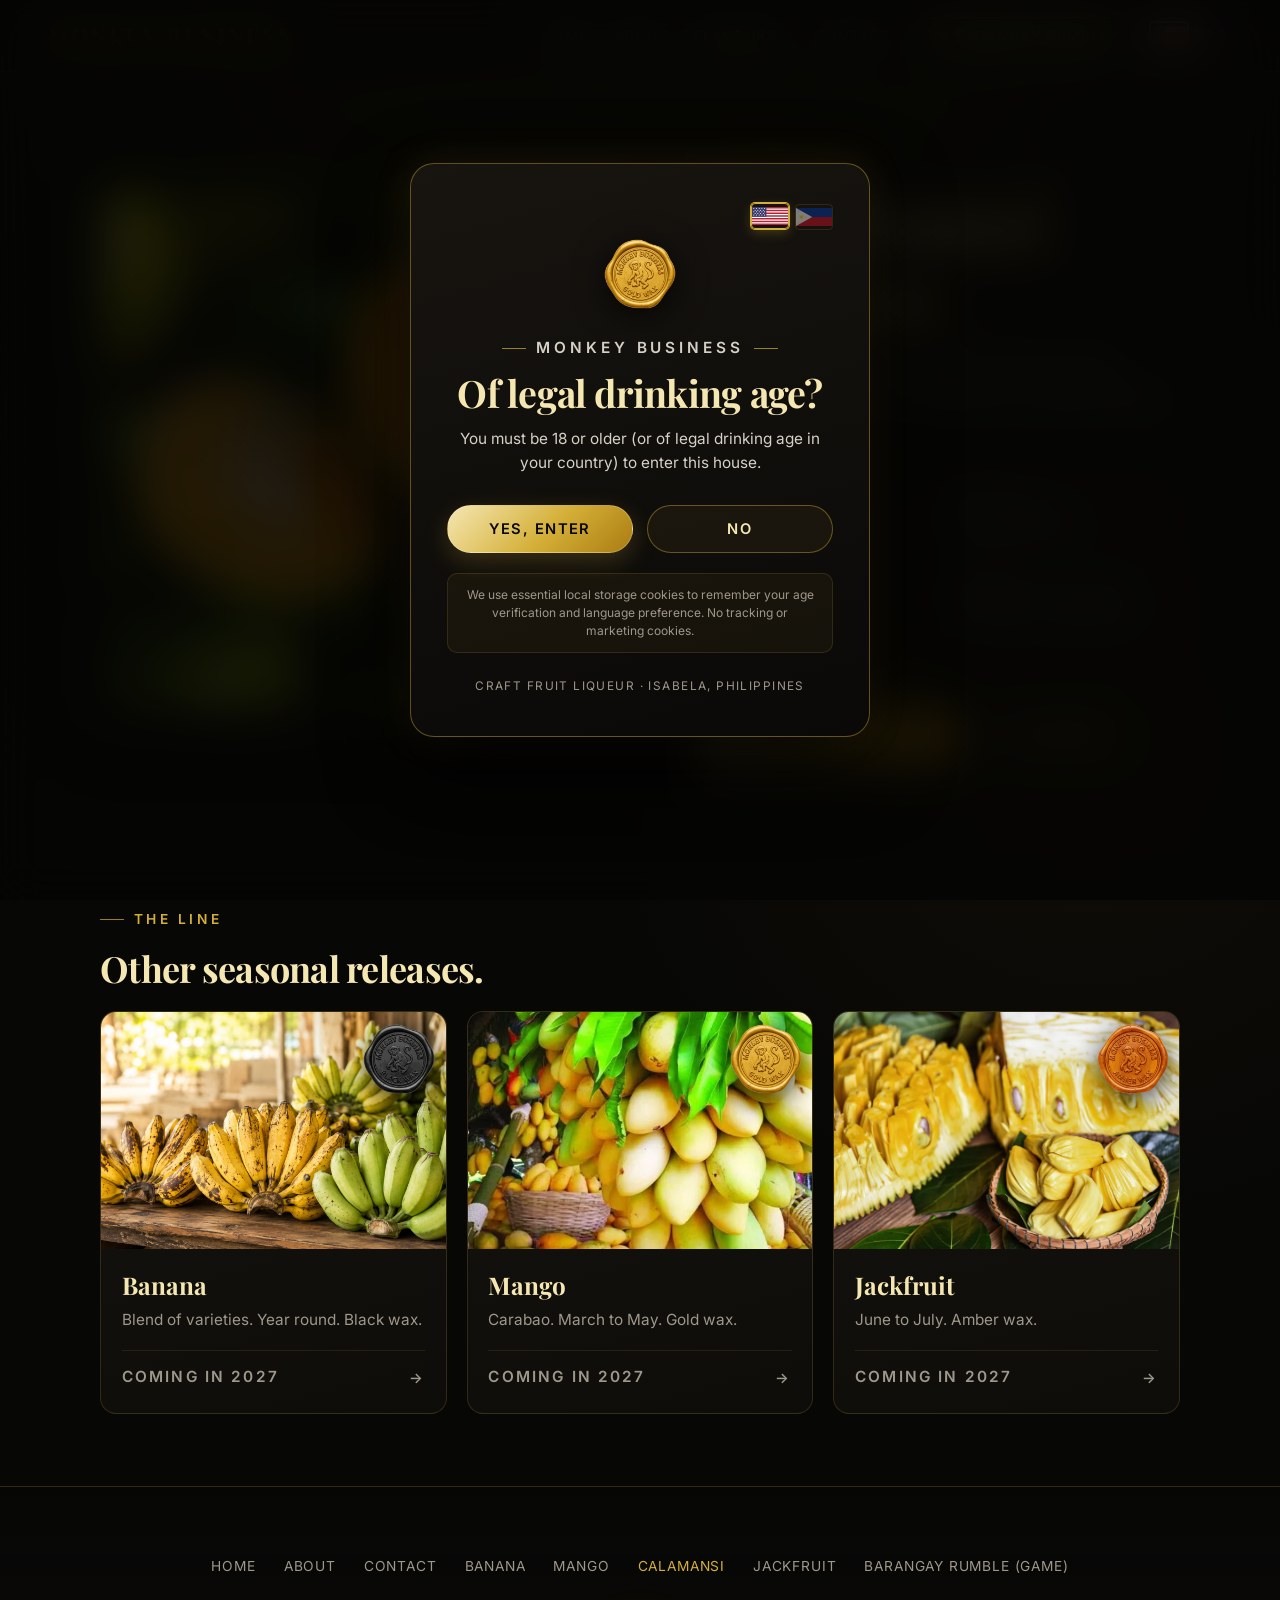
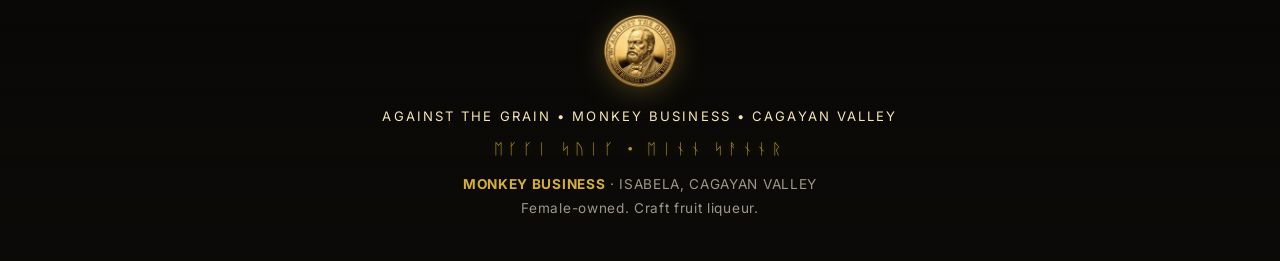
<file: calamansi.html>
<!DOCTYPE html>
<html lang="en">
<head>
  <meta charset="UTF-8">
  <meta name="viewport" content="width=device-width, initial-scale=1.0">
  <meta name="theme-color" content="#070706">
  <title>Calamansi · Monkey Business</title>
  <meta name="description" content="Calamansi liqueur. 100% fruit and rum. Coming in 2027.">
  <link rel="canonical" href="https://monkeybusiness.ph/calamansi.html">
  <meta property="og:type" content="website">
  <meta property="og:site_name" content="Monkey Business">
  <meta property="og:title" content="Calamansi · Monkey Business">
  <meta property="og:description" content="Calamansi liqueur. November to December, green wax seal. 100% fruit and rum. Coming in 2027.">
  <meta property="og:url" content="https://monkeybusiness.ph/calamansi.html">
  <meta property="og:image" content="https://monkeybusiness.ph/assets/img/calamansi.jpg">
  <meta name="twitter:card" content="summary_large_image">
  <link rel="icon" type="image/png" href="assets/img/favicon.png">
  <link rel="apple-touch-icon" href="assets/img/favicon.png">
  <link rel="preconnect" href="https://fonts.googleapis.com">
  <link rel="preconnect" href="https://fonts.gstatic.com" crossorigin>
  <link href="https://fonts.googleapis.com/css2?family=Playfair+Display:ital,wght@0,700;1,700&family=Inter:wght@300;400;500;600&display=swap" rel="stylesheet">
  <link rel="stylesheet" href="assets/css/styles.css">
</head>
<body>
  <header>
    <a class="logo" href="index.html">MONKEY BUSINESS</a>
    <div class="header-right">
      <button class="menu-btn" type="button" aria-expanded="false" aria-controls="site-nav">
        <span class="sr" data-en="Menu" data-tl="Menu">Menu</span>
        <i></i>
      </button>
      <nav id="site-nav" aria-label="Primary">
        <a href="index.html" data-en="Home" data-tl="Home">Home</a>
        <a href="about.html" data-en="About" data-tl="Tungkol">About</a>
        <div class="drop">
          <button type="button" class="drop-btn" aria-expanded="false" aria-controls="flavor-menu" data-en="Flavours" data-tl="Mga lasa">Flavours</button>
          <div class="drop-menu" id="flavor-menu">
            <a href="banana.html" data-en="Banana" data-tl="Saging">Banana</a>
            <a href="mango.html" data-en="Mango" data-tl="Mangga">Mango</a>
            <a href="calamansi.html" aria-current="page" data-en="Calamansi" data-tl="Calamansi">Calamansi</a>
            <a href="jackfruit.html" data-en="Jackfruit" data-tl="Langka">Jackfruit</a>
          </div>
        </div>
        <a href="contact.html" data-en="Contact" data-tl="Kontak">Contact</a>
        <a href="monkey_business_barangay_rumble.html" target="_blank" rel="noopener" class="nav-game" title="Play Barangay Rumble Arcade Game"><span class="game-icon" aria-hidden="true">🎮</span> <span data-en="Barangay Rumble" data-tl="Barangay Rumble">Barangay Rumble</span></a>
      </nav>

      <div class="lang-switch" role="group" aria-label="Language">
        <button type="button" class="lang-flag" data-lang="en" aria-pressed="true" title="English">
          <span class="sr">English</span>
          <svg viewBox="0 0 60 30" aria-hidden="true">
            <rect width="60" height="30" fill="#B22234"/>
            <path d="M0,3.46H60 M0,8.08H60 M0,12.69H60 M0,17.31H60 M0,21.92H60 M0,26.54H60" stroke="#fff" stroke-width="2.31"/>
            <rect width="24" height="16.15" fill="#3C3B6E"/>
            <g fill="#fff">
              <circle cx="3" cy="2.6" r="0.85"/><circle cx="7.5" cy="2.6" r="0.85"/><circle cx="12" cy="2.6" r="0.85"/><circle cx="16.5" cy="2.6" r="0.85"/><circle cx="21" cy="2.6" r="0.85"/>
              <circle cx="5.25" cy="5.3" r="0.85"/><circle cx="9.75" cy="5.3" r="0.85"/><circle cx="14.25" cy="5.3" r="0.85"/><circle cx="18.75" cy="5.3" r="0.85"/>
              <circle cx="3" cy="8.1" r="0.85"/><circle cx="7.5" cy="8.1" r="0.85"/><circle cx="12" cy="8.1" r="0.85"/><circle cx="16.5" cy="8.1" r="0.85"/><circle cx="21" cy="8.1" r="0.85"/>
              <circle cx="5.25" cy="10.8" r="0.85"/><circle cx="9.75" cy="10.8" r="0.85"/><circle cx="14.25" cy="10.8" r="0.85"/><circle cx="18.75" cy="10.8" r="0.85"/>
              <circle cx="3" cy="13.5" r="0.85"/><circle cx="7.5" cy="13.5" r="0.85"/><circle cx="12" cy="13.5" r="0.85"/><circle cx="16.5" cy="13.5" r="0.85"/><circle cx="21" cy="13.5" r="0.85"/>
            </g>
          </svg>
        </button>
        <button type="button" class="lang-flag" data-lang="tl" aria-pressed="false" title="Tagalog">
          <span class="sr">Tagalog</span>
          <svg viewBox="0 0 60 30" aria-hidden="true">
            <rect width="60" height="15" fill="#0038A8"/>
            <rect y="15" width="60" height="15" fill="#CE1126"/>
            <polygon points="0,0 27,15 0,30" fill="#fff"/>
            <g fill="#FCD116" transform="translate(9.2 15)">
              <polygon points="0,-5.6 0.55,-2.7 -0.55,-2.7"/>
              <polygon points="0,-5.6 0.55,-2.7 -0.55,-2.7" transform="rotate(45)"/>
              <polygon points="0,-5.6 0.55,-2.7 -0.55,-2.7" transform="rotate(90)"/>
              <polygon points="0,-5.6 0.55,-2.7 -0.55,-2.7" transform="rotate(135)"/>
              <polygon points="0,-5.6 0.55,-2.7 -0.55,-2.7" transform="rotate(180)"/>
              <polygon points="0,-5.6 0.55,-2.7 -0.55,-2.7" transform="rotate(225)"/>
              <polygon points="0,-5.6 0.55,-2.7 -0.55,-2.7" transform="rotate(270)"/>
              <polygon points="0,-5.6 0.55,-2.7 -0.55,-2.7" transform="rotate(315)"/>
              <circle r="2.15"/>
            </g>
            <g fill="#FCD116">
              <polygon points="0,-1.35 .38,-.42 1.35,-.42 .58,.16 .88,1.15 0,.55 -.88,1.15 -.58,.16 -1.35,-.42 -.38,-.42" transform="translate(4.4 5.6)"/>
              <polygon points="0,-1.35 .38,-.42 1.35,-.42 .58,.16 .88,1.15 0,.55 -.88,1.15 -.58,.16 -1.35,-.42 -.38,-.42" transform="translate(4.4 24.4)"/>
              <polygon points="0,-1.35 .38,-.42 1.35,-.42 .58,.16 .88,1.15 0,.55 -.88,1.15 -.58,.16 -1.35,-.42 -.38,-.42" transform="translate(16.6 15)"/>
            </g>
          </svg>
        </button>
      </div>
    </div>
  </header>

  <main>
    <section class="page">
      <div class="shot-wrap">
        <img class="wax-seal" src="assets/img/wax-green.png" alt="Monkey Business Green Wax Seal">
        <img class="shot" src="assets/img/calamansi.jpg" alt="Halved calamansi on a pile of whole green fruit">
      </div>
      <div>
        <p class="tagline" data-en="Coming in 2027" data-tl="Darating sa 2027">Coming in 2027</p>
        <h1 class="page-title" data-en="Calamansi liqueur." data-tl="Likor ng kalamansi.">Calamansi liqueur.</h1>
        <p class="lede" data-en="November to December, green wax seal. Small, sharp, and local. 100% fruit and rum. It does not exist yet. Coming in 2027." data-tl="Nobyembre hanggang Disyembre, berdeng wax seal. Maliit, maasim, at lokal. 100% prutas at rum. Wala pa ito. Darating sa 2027.">November to December, green wax seal. Small, sharp, and local. 100% fruit and rum. It does not exist yet. Coming in 2027.</p>

        <div class="spec-grid">
          <div class="spec-box">
            <span class="spec-label" data-en="Harvest" data-tl="Panahon">Harvest</span>
            <span class="spec-val" data-en="November to December" data-tl="Nobyembre – Disyembre">November to December</span>
          </div>
          <div class="spec-box">
            <span class="spec-label" data-en="Wax Seal" data-tl="Selyo">Wax Seal</span>
            <span class="spec-val"><img class="wax-inline" src="assets/img/wax-green.png" alt=""> <span data-en="Green wax" data-tl="Berdeng wax">Green wax</span></span>
          </div>
          <div class="spec-box">
            <span class="spec-label" data-en="Profile" data-tl="Katangian">Profile</span>
            <span class="spec-val" data-en="Small, sharp, local" data-tl="Maliit, maasim, lokal">Small, sharp, local</span>
          </div>
          <div class="spec-box">
            <span class="spec-label" data-en="Method" data-tl="Paraan">Method</span>
            <span class="spec-val" data-en="Local Rum · Clear Glass" data-tl="Lokal na Rum · Malinaw na Baso">Local Rum · Clear Glass</span>
          </div>
        </div>

        <p class="place">Isabela, Cagayan Valley</p>
        <div class="cta-group back">
          <a class="cta" href="contact.html?flavor=calamansi" data-en="Request Allocation" data-tl="Hilingin ang alokasyon">Request Allocation</a>
          <a class="cta cta-ghost" href="index.html#line" data-en="All four" data-tl="Lahat ng apat">All four</a>
        </div>
      </div>
    </section>

    <section class="other-flavors">
      <p class="tagline" data-en="The line" data-tl="Ang linya">The line</p>
      <h2 data-en="Other seasonal releases." data-tl="Iba pang pana-panahong labas.">Other seasonal releases.</h2>
      <div class="other-grid">
        <a class="flavor" href="banana.html">
          <div class="flavor-media">
            <img class="wax-seal" src="assets/img/wax-black.png" alt="Monkey Business Black Wax Seal" loading="lazy">
            <img src="assets/img/banana.jpg" alt="Bunches of ripe yellow and green bananas" loading="lazy">
          </div>
          <div class="body">
            <h3 data-en="Banana" data-tl="Saging">Banana</h3>
            <p data-en="Blend of varieties. Year round. Black wax." data-tl="Pinaghalong uri. Buong taon. Itim na wax.">Blend of varieties. Year round. Black wax.</p>
            <p class="soon" data-en="Coming in 2027" data-tl="Darating sa 2027">Coming in 2027</p>
          </div>
        </a>
        <a class="flavor" href="mango.html">
          <div class="flavor-media">
            <img class="wax-seal" src="assets/img/wax-gold.png" alt="Monkey Business Gold Wax Seal" loading="lazy">
            <img src="assets/img/mango.jpg" alt="A heavy bunch of ripe mangoes" loading="lazy">
          </div>
          <div class="body">
            <h3 data-en="Mango" data-tl="Mangga">Mango</h3>
            <p data-en="Carabao. March to May. Gold wax." data-tl="Carabao. Marso hanggang Mayo. Gintong wax.">Carabao. March to May. Gold wax.</p>
            <p class="soon" data-en="Coming in 2027" data-tl="Darating sa 2027">Coming in 2027</p>
          </div>
        </a>
        <a class="flavor" href="jackfruit.html">
          <div class="flavor-media">
            <img class="wax-seal" src="assets/img/wax-amber.png" alt="Monkey Business Amber Wax Seal" loading="lazy">
            <img src="assets/img/jackfruit.jpg" alt="Cut jackfruit and pods in a basket" loading="lazy">
          </div>
          <div class="body">
            <h3 data-en="Jackfruit" data-tl="Langka">Jackfruit</h3>
            <p data-en="June to July. Amber wax." data-tl="Hunyo hanggang Hulyo. Amber na wax.">June to July. Amber wax.</p>
            <p class="soon" data-en="Coming in 2027" data-tl="Darating sa 2027">Coming in 2027</p>
          </div>
        </a>
      </div>
    </section>
  </main>

  <footer>
    <nav class="footer-links" aria-label="Footer">
      <a href="index.html" data-en="Home" data-tl="Home">Home</a>
      <a href="about.html" data-en="About" data-tl="Tungkol">About</a>
      <a href="contact.html" data-en="Contact" data-tl="Kontak">Contact</a>
      <a href="banana.html" data-en="Banana" data-tl="Saging">Banana</a>
      <a href="mango.html" data-en="Mango" data-tl="Mangga">Mango</a>
      <a href="calamansi.html" aria-current="page" data-en="Calamansi" data-tl="Calamansi">Calamansi</a>
      <a href="jackfruit.html" data-en="Jackfruit" data-tl="Langka">Jackfruit</a>
      <a href="monkey_business_barangay_rumble.html" target="_blank" rel="noopener" data-en="Barangay Rumble (Game)" data-tl="Barangay Rumble (Laro)">Barangay Rumble (Game)</a>
    </nav>
    <img src="assets/img/emblem.png" alt="Monkey Business emblem" class="footer-coin" width="76" height="76" loading="lazy">
    <div class="footer-manifesto">AGAINST THE GRAIN • MONKEY BUSINESS • CAGAYAN VALLEY</div>
    <div class="footer-runes" aria-label="Runic inscription">ᛖᚴᚴᛁ ᛋᚢᛁᚴ • ᛖᛁᚾᚾ ᛋᚨᚾᚾᚱ</div>
    <div class="footer-text">
      <strong>MONKEY BUSINESS</strong> · ISABELA, CAGAYAN VALLEY<br>
      <span data-en="Female-owned. Craft fruit liqueur." data-tl="Babae ang may-ari. Likor mula sa prutas.">Female-owned. Craft fruit liqueur.</span>
    </div>
  </footer>
  <script src="assets/js/site.js"></script>
</body>
</html>
</file>
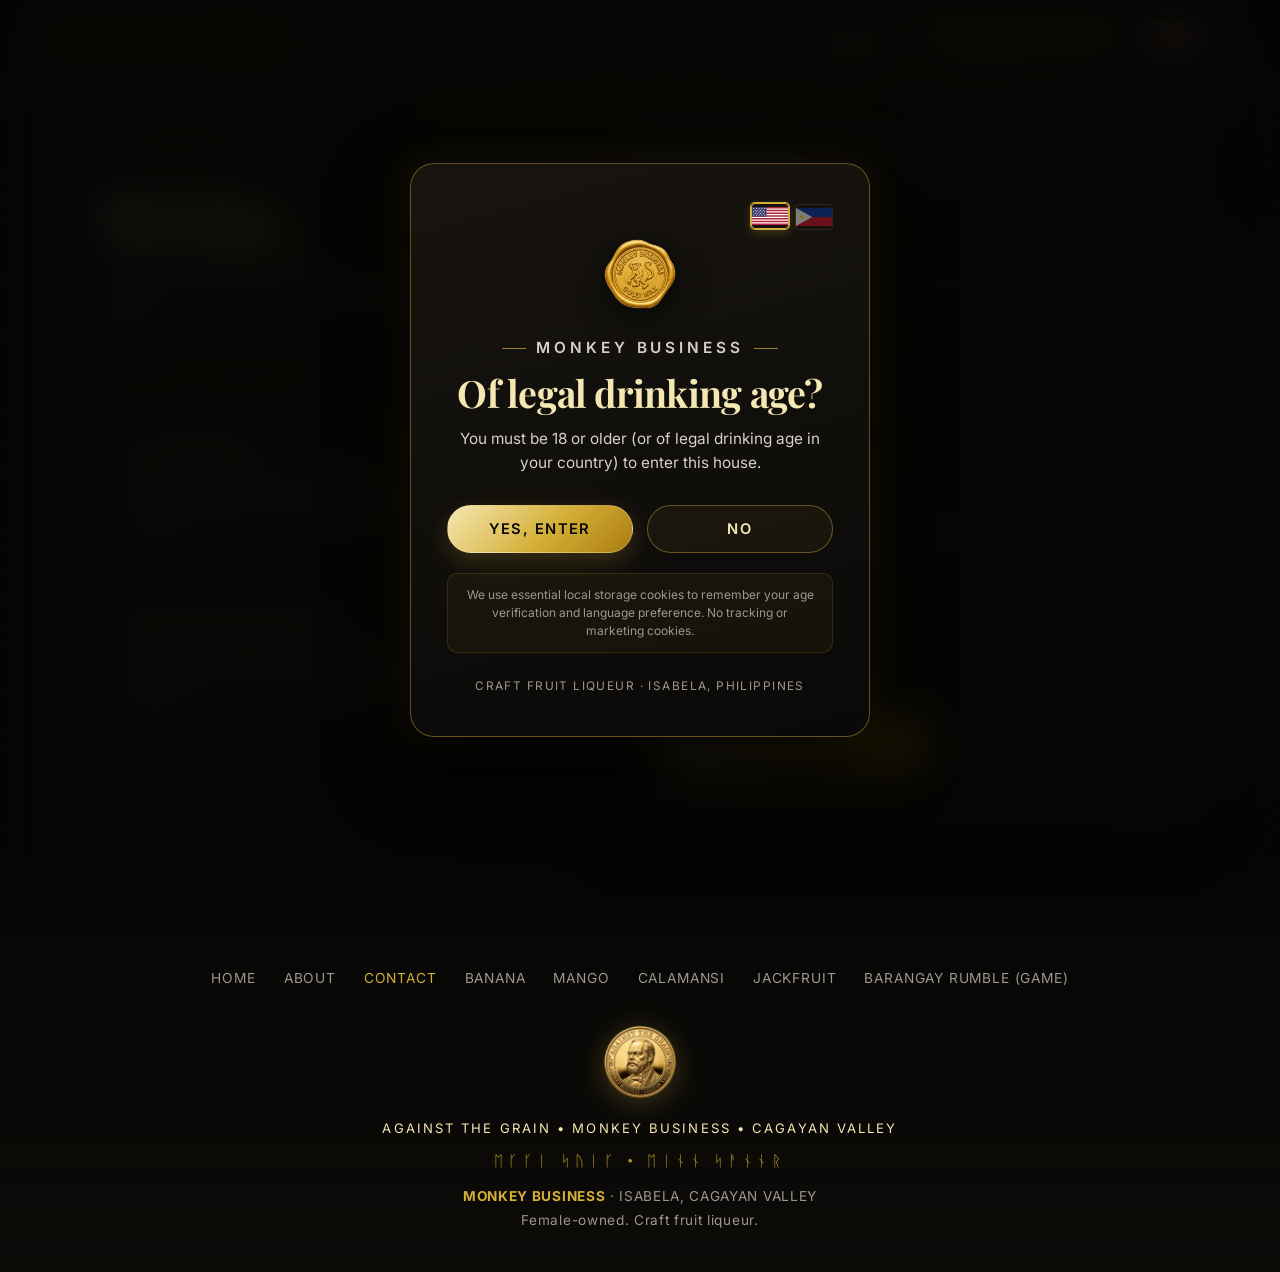
<file: contact.html>
<!DOCTYPE html>
<html lang="en">
<head>
  <meta charset="UTF-8">
  <meta name="viewport" content="width=device-width, initial-scale=1.0">
  <meta name="theme-color" content="#070706">
  <title>Contact · Monkey Business</title>
  <meta name="description" content="Allocation, trade, or a straight note to Monkey Business in Isabela, Cagayan Valley.">
  <link rel="canonical" href="https://monkeybusiness.ph/contact.html">
  <meta property="og:type" content="website">
  <meta property="og:site_name" content="Monkey Business">
  <meta property="og:title" content="Contact · Monkey Business">
  <meta property="og:description" content="Allocation, trade, or a straight note to Monkey Business in Isabela, Cagayan Valley.">
  <meta property="og:url" content="https://monkeybusiness.ph/contact.html">
  <meta property="og:image" content="https://monkeybusiness.ph/assets/img/valley.jpg">
  <meta name="twitter:card" content="summary_large_image">
  <link rel="icon" type="image/png" href="assets/img/favicon.png">
  <link rel="apple-touch-icon" href="assets/img/favicon.png">
  <link rel="preconnect" href="https://fonts.googleapis.com">
  <link rel="preconnect" href="https://fonts.gstatic.com" crossorigin>
  <link href="https://fonts.googleapis.com/css2?family=Playfair+Display:ital,wght@0,700;1,700&family=Inter:wght@300;400;500;600&display=swap" rel="stylesheet">
  <link rel="stylesheet" href="assets/css/styles.css">
</head>
<body>
  <header>
    <a class="logo" href="index.html">MONKEY BUSINESS</a>
    <div class="header-right">
      <button class="menu-btn" type="button" aria-expanded="false" aria-controls="site-nav">
        <span class="sr" data-en="Menu" data-tl="Menu">Menu</span>
        <i></i>
      </button>
      <nav id="site-nav" aria-label="Primary">
        <a href="index.html" data-en="Home" data-tl="Home">Home</a>
        <a href="about.html" data-en="About" data-tl="Tungkol">About</a>
        <div class="drop">
          <button type="button" class="drop-btn" aria-expanded="false" aria-controls="flavor-menu" data-en="Flavours" data-tl="Mga lasa">Flavours</button>
          <div class="drop-menu" id="flavor-menu">
            <a href="banana.html" data-en="Banana" data-tl="Saging">Banana</a>
            <a href="mango.html" data-en="Mango" data-tl="Mangga">Mango</a>
            <a href="calamansi.html" data-en="Calamansi" data-tl="Calamansi">Calamansi</a>
            <a href="jackfruit.html" data-en="Jackfruit" data-tl="Langka">Jackfruit</a>
          </div>
        </div>
        <a href="contact.html" aria-current="page" data-en="Contact" data-tl="Kontak">Contact</a>
        <a href="monkey_business_barangay_rumble.html" target="_blank" rel="noopener" class="nav-game" title="Play Barangay Rumble Arcade Game"><span class="game-icon" aria-hidden="true">🎮</span> <span data-en="Barangay Rumble" data-tl="Barangay Rumble">Barangay Rumble</span></a>
      </nav>

      <div class="lang-switch" role="group" aria-label="Language">
        <button type="button" class="lang-flag" data-lang="en" aria-pressed="true" title="English">
          <span class="sr">English</span>
          <svg viewBox="0 0 60 30" aria-hidden="true">
            <rect width="60" height="30" fill="#B22234"/>
            <path d="M0,3.46H60 M0,8.08H60 M0,12.69H60 M0,17.31H60 M0,21.92H60 M0,26.54H60" stroke="#fff" stroke-width="2.31"/>
            <rect width="24" height="16.15" fill="#3C3B6E"/>
            <g fill="#fff">
              <circle cx="3" cy="2.6" r="0.85"/><circle cx="7.5" cy="2.6" r="0.85"/><circle cx="12" cy="2.6" r="0.85"/><circle cx="16.5" cy="2.6" r="0.85"/><circle cx="21" cy="2.6" r="0.85"/>
              <circle cx="5.25" cy="5.3" r="0.85"/><circle cx="9.75" cy="5.3" r="0.85"/><circle cx="14.25" cy="5.3" r="0.85"/><circle cx="18.75" cy="5.3" r="0.85"/>
              <circle cx="3" cy="8.1" r="0.85"/><circle cx="7.5" cy="8.1" r="0.85"/><circle cx="12" cy="8.1" r="0.85"/><circle cx="16.5" cy="8.1" r="0.85"/><circle cx="21" cy="8.1" r="0.85"/>
              <circle cx="5.25" cy="10.8" r="0.85"/><circle cx="9.75" cy="10.8" r="0.85"/><circle cx="14.25" cy="10.8" r="0.85"/><circle cx="18.75" cy="10.8" r="0.85"/>
              <circle cx="3" cy="13.5" r="0.85"/><circle cx="7.5" cy="13.5" r="0.85"/><circle cx="12" cy="13.5" r="0.85"/><circle cx="16.5" cy="13.5" r="0.85"/><circle cx="21" cy="13.5" r="0.85"/>
            </g>
          </svg>
        </button>
        <button type="button" class="lang-flag" data-lang="tl" aria-pressed="false" title="Tagalog">
          <span class="sr">Tagalog</span>
          <svg viewBox="0 0 60 30" aria-hidden="true">
            <rect width="60" height="15" fill="#0038A8"/>
            <rect y="15" width="60" height="15" fill="#CE1126"/>
            <polygon points="0,0 27,15 0,30" fill="#fff"/>
            <g fill="#FCD116" transform="translate(9.2 15)">
              <polygon points="0,-5.6 0.55,-2.7 -0.55,-2.7"/>
              <polygon points="0,-5.6 0.55,-2.7 -0.55,-2.7" transform="rotate(45)"/>
              <polygon points="0,-5.6 0.55,-2.7 -0.55,-2.7" transform="rotate(90)"/>
              <polygon points="0,-5.6 0.55,-2.7 -0.55,-2.7" transform="rotate(135)"/>
              <polygon points="0,-5.6 0.55,-2.7 -0.55,-2.7" transform="rotate(180)"/>
              <polygon points="0,-5.6 0.55,-2.7 -0.55,-2.7" transform="rotate(225)"/>
              <polygon points="0,-5.6 0.55,-2.7 -0.55,-2.7" transform="rotate(270)"/>
              <polygon points="0,-5.6 0.55,-2.7 -0.55,-2.7" transform="rotate(315)"/>
              <circle r="2.15"/>
            </g>
            <g fill="#FCD116">
              <polygon points="0,-1.35 .38,-.42 1.35,-.42 .58,.16 .88,1.15 0,.55 -.88,1.15 -.58,.16 -1.35,-.42 -.38,-.42" transform="translate(4.4 5.6)"/>
              <polygon points="0,-1.35 .38,-.42 1.35,-.42 .58,.16 .88,1.15 0,.55 -.88,1.15 -.58,.16 -1.35,-.42 -.38,-.42" transform="translate(4.4 24.4)"/>
              <polygon points="0,-1.35 .38,-.42 1.35,-.42 .58,.16 .88,1.15 0,.55 -.88,1.15 -.58,.16 -1.35,-.42 -.38,-.42" transform="translate(16.6 15)"/>
            </g>
          </svg>
        </button>
      </div>
    </div>
  </header>

  <main>
    <section class="page contact-page">
      <div>
        <p class="tagline" data-en="Contact" data-tl="Kontak">Contact</p>
        <h1 class="page-title" data-en="Write." data-tl="Sumulat.">Write.</h1>
        <p class="lede" data-en="Allocation, trade, or a plain mention. Straight to the point." data-tl="Alokasyon, kalakalan, o simpleng mensahe. Diretso sa punto.">Allocation, trade, or a plain mention. Straight to the point.</p>
        <p class="place">Isabela, Cagayan Valley</p>

        <div class="contact-aside">
          <div class="info-tile">
            <h3 data-en="2027 Allocation" data-tl="Alokasyon sa 2027">2027 Allocation</h3>
            <p data-en="Banana (Black wax), Mango (Gold wax), Jackfruit (Amber wax), and Calamansi (Green wax). Seasonal small-batch releases." data-tl="Saging (Itim na wax), Mangga (Gintong wax), Langka (Amber na wax), at Calamansi (Berdeng wax). Pana-panahong labas.">Banana (Black wax), Mango (Gold wax), Jackfruit (Amber wax), and Calamansi (Green wax). Seasonal small-batch releases.</p>
          </div>
          <div class="info-tile">
            <h3 data-en="Trade & Bar Programs" data-tl="Kalakalan at mga Bar">Trade & Bar Programs</h3>
            <p data-en="Direct from the house in Isabela. No corporate middlemen. Tell us your bar, restaurant, or distribution program." data-tl="Direkta mula sa bahay sa Isabela. Walang korporasyong tagapamagitan. Sabihin ang iyong bar, restawran, o programa.">Direct from the house in Isabela. No corporate middlemen. Tell us your bar, restaurant, or distribution program.</p>
          </div>
        </div>
      </div>

      <form id="contact-form" data-to="" method="POST" novalidate>
        <input type="text" name="_honey" class="hp" tabindex="-1" autocomplete="off" aria-hidden="true">
        <input type="hidden" name="_subject" value="Monkey Business">
        <input type="hidden" name="_template" value="table">
        <input type="hidden" name="_captcha" value="false">
        <input type="hidden" name="_next" value="contact.html?sent=1">
        <label class="field">
          <span data-en="Name / Company" data-tl="Pangalan / Kumpanya">Name / Company</span>
          <input type="text" name="name" required autocomplete="name" data-en="Your name or bar" data-tl="Pangalan o kumpanya" placeholder="Your name or bar">
        </label>
        <label class="field">
          <span data-en="Email" data-tl="Email">Email</span>
          <input type="email" name="email" required autocomplete="email" data-en="your.name@bar.com" data-tl="name@domain.com" placeholder="your.name@bar.com">
        </label>
        <label class="field">
          <span data-en="Subject" data-tl="Paksa">Subject</span>
          <select id="subject" name="subject" required>
            <option value="Allocation Request" data-en="Allocation Request" data-tl="Hiling ng alokasyon">Allocation Request</option>
            <option value="Trade Inquiry" data-en="Trade Inquiry" data-tl="Katanungan sa kalakalan">Trade Inquiry</option>
            <option value="General Mentions" data-en="General Mentions" data-tl="Pangkalahatang mensahe">General Mentions</option>
          </select>
        </label>
        <label class="field">
          <span data-en="Message" data-tl="Mensahe">Message</span>
          <textarea name="message" required rows="6" data-en="Tell us what you need. No bullshit. Straight to the point." data-tl="Sabihin ang kailangan mo. Walang paligoy-ligoy. Diretso sa punto." placeholder="Tell us what you need. No bullshit. Straight to the point."></textarea>
        </label>
        <button class="cta" type="submit" id="send-btn" data-send-en="Send" data-send-tl="Ipadala" data-alloc-en="Request Allocation" data-alloc-tl="Hilingin ang alokasyon">Request Allocation</button>
        <p id="form-status" class="form-status" hidden data-en="Nothing sent. The inbox is not connected yet." data-tl="Walang naipadala. Hindi pa nakakabit ang inbox.">Nothing sent. The inbox is not connected yet.</p>
      </form>
    </section>
  </main>

  <footer>
    <nav class="footer-links" aria-label="Footer">
      <a href="index.html" data-en="Home" data-tl="Home">Home</a>
      <a href="about.html" data-en="About" data-tl="Tungkol">About</a>
      <a href="contact.html" aria-current="page" data-en="Contact" data-tl="Kontak">Contact</a>
      <a href="banana.html" data-en="Banana" data-tl="Saging">Banana</a>
      <a href="mango.html" data-en="Mango" data-tl="Mangga">Mango</a>
      <a href="calamansi.html" data-en="Calamansi" data-tl="Calamansi">Calamansi</a>
      <a href="jackfruit.html" data-en="Jackfruit" data-tl="Langka">Jackfruit</a>
      <a href="monkey_business_barangay_rumble.html" target="_blank" rel="noopener" data-en="Barangay Rumble (Game)" data-tl="Barangay Rumble (Laro)">Barangay Rumble (Game)</a>
    </nav>
    <img src="assets/img/emblem.png" alt="Monkey Business emblem" class="footer-coin" width="76" height="76" loading="lazy">
    <div class="footer-manifesto">AGAINST THE GRAIN • MONKEY BUSINESS • CAGAYAN VALLEY</div>
    <div class="footer-runes" aria-label="Runic inscription">ᛖᚴᚴᛁ ᛋᚢᛁᚴ • ᛖᛁᚾᚾ ᛋᚨᚾᚾᚱ</div>
    <div class="footer-text">
      <strong>MONKEY BUSINESS</strong> · ISABELA, CAGAYAN VALLEY<br>
      <span data-en="Female-owned. Craft fruit liqueur." data-tl="Babae ang may-ari. Likor mula sa prutas.">Female-owned. Craft fruit liqueur.</span>
    </div>
  </footer>
  <script src="assets/js/site.js"></script>
</body>
</html>
</file>
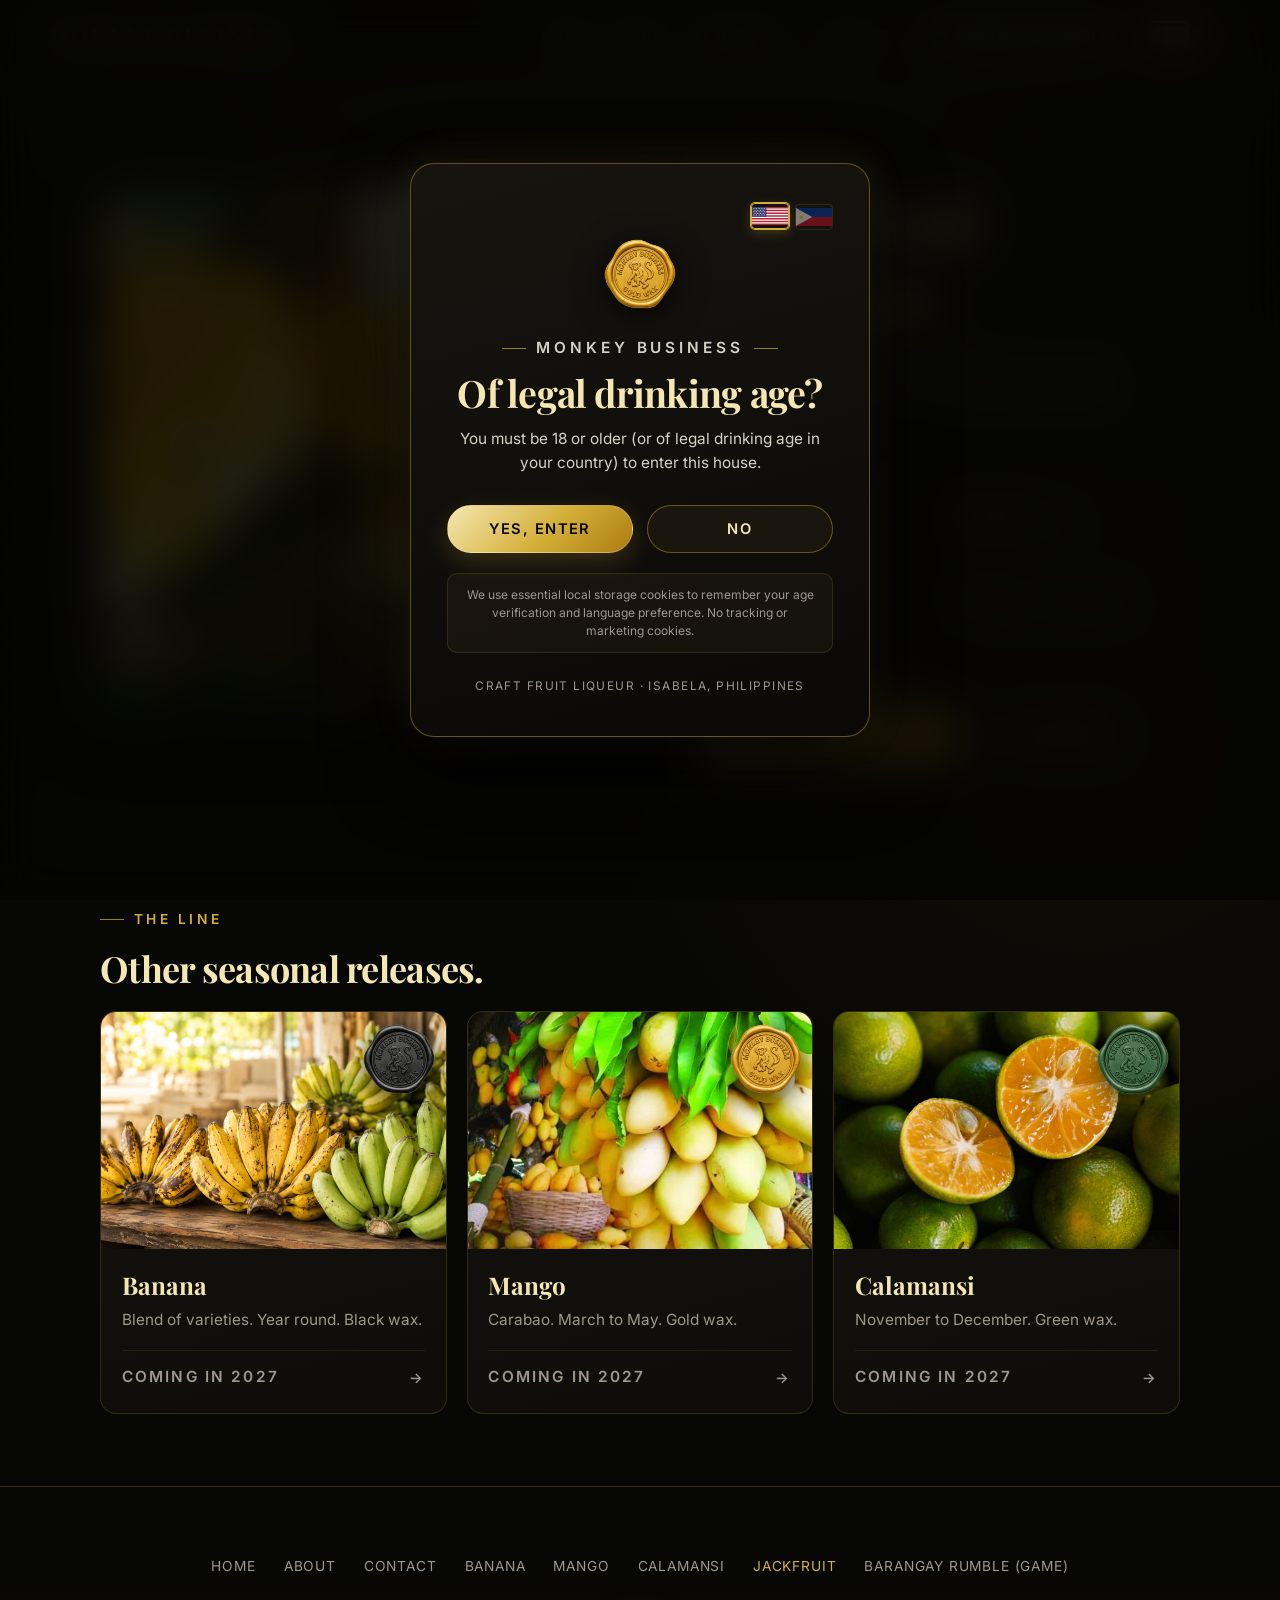
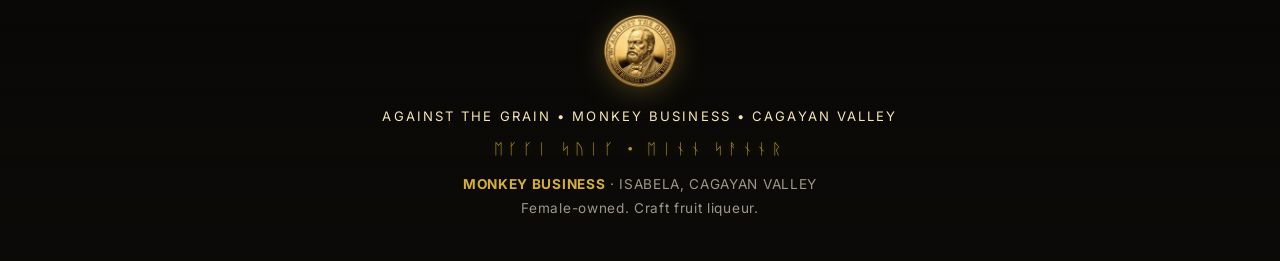
<file: jackfruit.html>
<!DOCTYPE html>
<html lang="en">
<head>
  <meta charset="UTF-8">
  <meta name="viewport" content="width=device-width, initial-scale=1.0">
  <meta name="theme-color" content="#070706">
  <title>Jackfruit · Monkey Business</title>
  <meta name="description" content="Jackfruit liqueur. 100% fruit and rum. Coming in 2027.">
  <link rel="canonical" href="https://monkeybusiness.ph/jackfruit.html">
  <meta property="og:type" content="website">
  <meta property="og:site_name" content="Monkey Business">
  <meta property="og:title" content="Jackfruit · Monkey Business">
  <meta property="og:description" content="Jackfruit liqueur. June to July, amber wax seal. 100% fruit and rum. Coming in 2027.">
  <meta property="og:url" content="https://monkeybusiness.ph/jackfruit.html">
  <meta property="og:image" content="https://monkeybusiness.ph/assets/img/jackfruit.jpg">
  <meta name="twitter:card" content="summary_large_image">
  <link rel="icon" type="image/png" href="assets/img/favicon.png">
  <link rel="apple-touch-icon" href="assets/img/favicon.png">
  <link rel="preconnect" href="https://fonts.googleapis.com">
  <link rel="preconnect" href="https://fonts.gstatic.com" crossorigin>
  <link href="https://fonts.googleapis.com/css2?family=Playfair+Display:ital,wght@0,700;1,700&family=Inter:wght@300;400;500;600&display=swap" rel="stylesheet">
  <link rel="stylesheet" href="assets/css/styles.css">
</head>
<body>
  <header>
    <a class="logo" href="index.html">MONKEY BUSINESS</a>
    <div class="header-right">
      <button class="menu-btn" type="button" aria-expanded="false" aria-controls="site-nav">
        <span class="sr" data-en="Menu" data-tl="Menu">Menu</span>
        <i></i>
      </button>
      <nav id="site-nav" aria-label="Primary">
        <a href="index.html" data-en="Home" data-tl="Home">Home</a>
        <a href="about.html" data-en="About" data-tl="Tungkol">About</a>
        <div class="drop">
          <button type="button" class="drop-btn" aria-expanded="false" aria-controls="flavor-menu" data-en="Flavours" data-tl="Mga lasa">Flavours</button>
          <div class="drop-menu" id="flavor-menu">
            <a href="banana.html" data-en="Banana" data-tl="Saging">Banana</a>
            <a href="mango.html" data-en="Mango" data-tl="Mangga">Mango</a>
            <a href="calamansi.html" data-en="Calamansi" data-tl="Calamansi">Calamansi</a>
            <a href="jackfruit.html" aria-current="page" data-en="Jackfruit" data-tl="Langka">Jackfruit</a>
          </div>
        </div>
        <a href="contact.html" data-en="Contact" data-tl="Kontak">Contact</a>
        <a href="monkey_business_barangay_rumble.html" target="_blank" rel="noopener" class="nav-game" title="Play Barangay Rumble Arcade Game"><span class="game-icon" aria-hidden="true">🎮</span> <span data-en="Barangay Rumble" data-tl="Barangay Rumble">Barangay Rumble</span></a>
      </nav>

      <div class="lang-switch" role="group" aria-label="Language">
        <button type="button" class="lang-flag" data-lang="en" aria-pressed="true" title="English">
          <span class="sr">English</span>
          <svg viewBox="0 0 60 30" aria-hidden="true">
            <rect width="60" height="30" fill="#B22234"/>
            <path d="M0,3.46H60 M0,8.08H60 M0,12.69H60 M0,17.31H60 M0,21.92H60 M0,26.54H60" stroke="#fff" stroke-width="2.31"/>
            <rect width="24" height="16.15" fill="#3C3B6E"/>
            <g fill="#fff">
              <circle cx="3" cy="2.6" r="0.85"/><circle cx="7.5" cy="2.6" r="0.85"/><circle cx="12" cy="2.6" r="0.85"/><circle cx="16.5" cy="2.6" r="0.85"/><circle cx="21" cy="2.6" r="0.85"/>
              <circle cx="5.25" cy="5.3" r="0.85"/><circle cx="9.75" cy="5.3" r="0.85"/><circle cx="14.25" cy="5.3" r="0.85"/><circle cx="18.75" cy="5.3" r="0.85"/>
              <circle cx="3" cy="8.1" r="0.85"/><circle cx="7.5" cy="8.1" r="0.85"/><circle cx="12" cy="8.1" r="0.85"/><circle cx="16.5" cy="8.1" r="0.85"/><circle cx="21" cy="8.1" r="0.85"/>
              <circle cx="5.25" cy="10.8" r="0.85"/><circle cx="9.75" cy="10.8" r="0.85"/><circle cx="14.25" cy="10.8" r="0.85"/><circle cx="18.75" cy="10.8" r="0.85"/>
              <circle cx="3" cy="13.5" r="0.85"/><circle cx="7.5" cy="13.5" r="0.85"/><circle cx="12" cy="13.5" r="0.85"/><circle cx="16.5" cy="13.5" r="0.85"/><circle cx="21" cy="13.5" r="0.85"/>
            </g>
          </svg>
        </button>
        <button type="button" class="lang-flag" data-lang="tl" aria-pressed="false" title="Tagalog">
          <span class="sr">Tagalog</span>
          <svg viewBox="0 0 60 30" aria-hidden="true">
            <rect width="60" height="15" fill="#0038A8"/>
            <rect y="15" width="60" height="15" fill="#CE1126"/>
            <polygon points="0,0 27,15 0,30" fill="#fff"/>
            <g fill="#FCD116" transform="translate(9.2 15)">
              <polygon points="0,-5.6 0.55,-2.7 -0.55,-2.7"/>
              <polygon points="0,-5.6 0.55,-2.7 -0.55,-2.7" transform="rotate(45)"/>
              <polygon points="0,-5.6 0.55,-2.7 -0.55,-2.7" transform="rotate(90)"/>
              <polygon points="0,-5.6 0.55,-2.7 -0.55,-2.7" transform="rotate(135)"/>
              <polygon points="0,-5.6 0.55,-2.7 -0.55,-2.7" transform="rotate(180)"/>
              <polygon points="0,-5.6 0.55,-2.7 -0.55,-2.7" transform="rotate(225)"/>
              <polygon points="0,-5.6 0.55,-2.7 -0.55,-2.7" transform="rotate(270)"/>
              <polygon points="0,-5.6 0.55,-2.7 -0.55,-2.7" transform="rotate(315)"/>
              <circle r="2.15"/>
            </g>
            <g fill="#FCD116">
              <polygon points="0,-1.35 .38,-.42 1.35,-.42 .58,.16 .88,1.15 0,.55 -.88,1.15 -.58,.16 -1.35,-.42 -.38,-.42" transform="translate(4.4 5.6)"/>
              <polygon points="0,-1.35 .38,-.42 1.35,-.42 .58,.16 .88,1.15 0,.55 -.88,1.15 -.58,.16 -1.35,-.42 -.38,-.42" transform="translate(4.4 24.4)"/>
              <polygon points="0,-1.35 .38,-.42 1.35,-.42 .58,.16 .88,1.15 0,.55 -.88,1.15 -.58,.16 -1.35,-.42 -.38,-.42" transform="translate(16.6 15)"/>
            </g>
          </svg>
        </button>
      </div>
    </div>
  </header>

  <main>
    <section class="page">
      <div class="shot-wrap">
        <img class="wax-seal" src="assets/img/wax-amber.png" alt="Monkey Business Amber Wax Seal">
        <img class="shot" src="assets/img/jackfruit.jpg" alt="Cut jackfruit and pods in a basket">
      </div>
      <div>
        <p class="tagline" data-en="Coming in 2027" data-tl="Darating sa 2027">Coming in 2027</p>
        <h1 class="page-title" data-en="Jackfruit liqueur." data-tl="Likor ng langka.">Jackfruit liqueur.</h1>
        <p class="lede" data-en="June to July, amber wax seal. Sweet, and rarely bottled. 100% fruit and rum. It does not exist yet. Coming in 2027." data-tl="Hunyo hanggang Hulyo, amber na wax seal. Matamis, at bihirang ibote. 100% prutas at rum. Wala pa ito. Darating sa 2027.">June to July, amber wax seal. Sweet, and rarely bottled. 100% fruit and rum. It does not exist yet. Coming in 2027.</p>

        <div class="spec-grid">
          <div class="spec-box">
            <span class="spec-label" data-en="Harvest" data-tl="Panahon">Harvest</span>
            <span class="spec-val" data-en="June to July" data-tl="Hunyo hanggang Hulyo">June to July</span>
          </div>
          <div class="spec-box">
            <span class="spec-label" data-en="Wax Seal" data-tl="Selyo">Wax Seal</span>
            <span class="spec-val"><img class="wax-inline" src="assets/img/wax-amber.png" alt=""> <span data-en="Amber wax" data-tl="Amber na wax">Amber wax</span></span>
          </div>
          <div class="spec-box">
            <span class="spec-label" data-en="Profile" data-tl="Katangian">Profile</span>
            <span class="spec-val" data-en="Sweet · Rarely bottled" data-tl="Matamis · Bihirang ibote">Sweet · Rarely bottled</span>
          </div>
          <div class="spec-box">
            <span class="spec-label" data-en="Method" data-tl="Paraan">Method</span>
            <span class="spec-val" data-en="Local Rum · Clear Glass" data-tl="Lokal na Rum · Malinaw na Baso">Local Rum · Clear Glass</span>
          </div>
        </div>

        <p class="place">Isabela, Cagayan Valley</p>
        <div class="cta-group back">
          <a class="cta" href="contact.html?flavor=jackfruit" data-en="Request Allocation" data-tl="Hilingin ang alokasyon">Request Allocation</a>
          <a class="cta cta-ghost" href="index.html#line" data-en="All four" data-tl="Lahat ng apat">All four</a>
        </div>
      </div>
    </section>

    <section class="other-flavors">
      <p class="tagline" data-en="The line" data-tl="Ang linya">The line</p>
      <h2 data-en="Other seasonal releases." data-tl="Iba pang pana-panahong labas.">Other seasonal releases.</h2>
      <div class="other-grid">
        <a class="flavor" href="banana.html">
          <div class="flavor-media">
            <img class="wax-seal" src="assets/img/wax-black.png" alt="Monkey Business Black Wax Seal" loading="lazy">
            <img src="assets/img/banana.jpg" alt="Bunches of ripe yellow and green bananas" loading="lazy">
          </div>
          <div class="body">
            <h3 data-en="Banana" data-tl="Saging">Banana</h3>
            <p data-en="Blend of varieties. Year round. Black wax." data-tl="Pinaghalong uri. Buong taon. Itim na wax.">Blend of varieties. Year round. Black wax.</p>
            <p class="soon" data-en="Coming in 2027" data-tl="Darating sa 2027">Coming in 2027</p>
          </div>
        </a>
        <a class="flavor" href="mango.html">
          <div class="flavor-media">
            <img class="wax-seal" src="assets/img/wax-gold.png" alt="Monkey Business Gold Wax Seal" loading="lazy">
            <img src="assets/img/mango.jpg" alt="A heavy bunch of ripe mangoes" loading="lazy">
          </div>
          <div class="body">
            <h3 data-en="Mango" data-tl="Mangga">Mango</h3>
            <p data-en="Carabao. March to May. Gold wax." data-tl="Carabao. Marso hanggang Mayo. Gintong wax.">Carabao. March to May. Gold wax.</p>
            <p class="soon" data-en="Coming in 2027" data-tl="Darating sa 2027">Coming in 2027</p>
          </div>
        </a>
        <a class="flavor" href="calamansi.html">
          <div class="flavor-media">
            <img class="wax-seal" src="assets/img/wax-green.png" alt="Monkey Business Green Wax Seal" loading="lazy">
            <img src="assets/img/calamansi.jpg" alt="Halved calamansi on a pile of whole green fruit" loading="lazy">
          </div>
          <div class="body">
            <h3>Calamansi</h3>
            <p data-en="November to December. Green wax." data-tl="Nobyembre hanggang Disyembre. Berdeng wax.">November to December. Green wax.</p>
            <p class="soon" data-en="Coming in 2027" data-tl="Darating sa 2027">Coming in 2027</p>
          </div>
        </a>
      </div>
    </section>
  </main>

  <footer>
    <nav class="footer-links" aria-label="Footer">
      <a href="index.html" data-en="Home" data-tl="Home">Home</a>
      <a href="about.html" data-en="About" data-tl="Tungkol">About</a>
      <a href="contact.html" data-en="Contact" data-tl="Kontak">Contact</a>
      <a href="banana.html" data-en="Banana" data-tl="Saging">Banana</a>
      <a href="mango.html" data-en="Mango" data-tl="Mangga">Mango</a>
      <a href="calamansi.html" data-en="Calamansi" data-tl="Calamansi">Calamansi</a>
      <a href="jackfruit.html" aria-current="page" data-en="Jackfruit" data-tl="Langka">Jackfruit</a>
      <a href="monkey_business_barangay_rumble.html" target="_blank" rel="noopener" data-en="Barangay Rumble (Game)" data-tl="Barangay Rumble (Laro)">Barangay Rumble (Game)</a>
    </nav>
    <img src="assets/img/emblem.png" alt="Monkey Business emblem" class="footer-coin" width="76" height="76" loading="lazy">
    <div class="footer-manifesto">AGAINST THE GRAIN • MONKEY BUSINESS • CAGAYAN VALLEY</div>
    <div class="footer-runes" aria-label="Runic inscription">ᛖᚴᚴᛁ ᛋᚢᛁᚴ • ᛖᛁᚾᚾ ᛋᚨᚾᚾᚱ</div>
    <div class="footer-text">
      <strong>MONKEY BUSINESS</strong> · ISABELA, CAGAYAN VALLEY<br>
      <span data-en="Female-owned. Craft fruit liqueur." data-tl="Babae ang may-ari. Likor mula sa prutas.">Female-owned. Craft fruit liqueur.</span>
    </div>
  </footer>
  <script src="assets/js/site.js"></script>
</body>
</html>
</file>
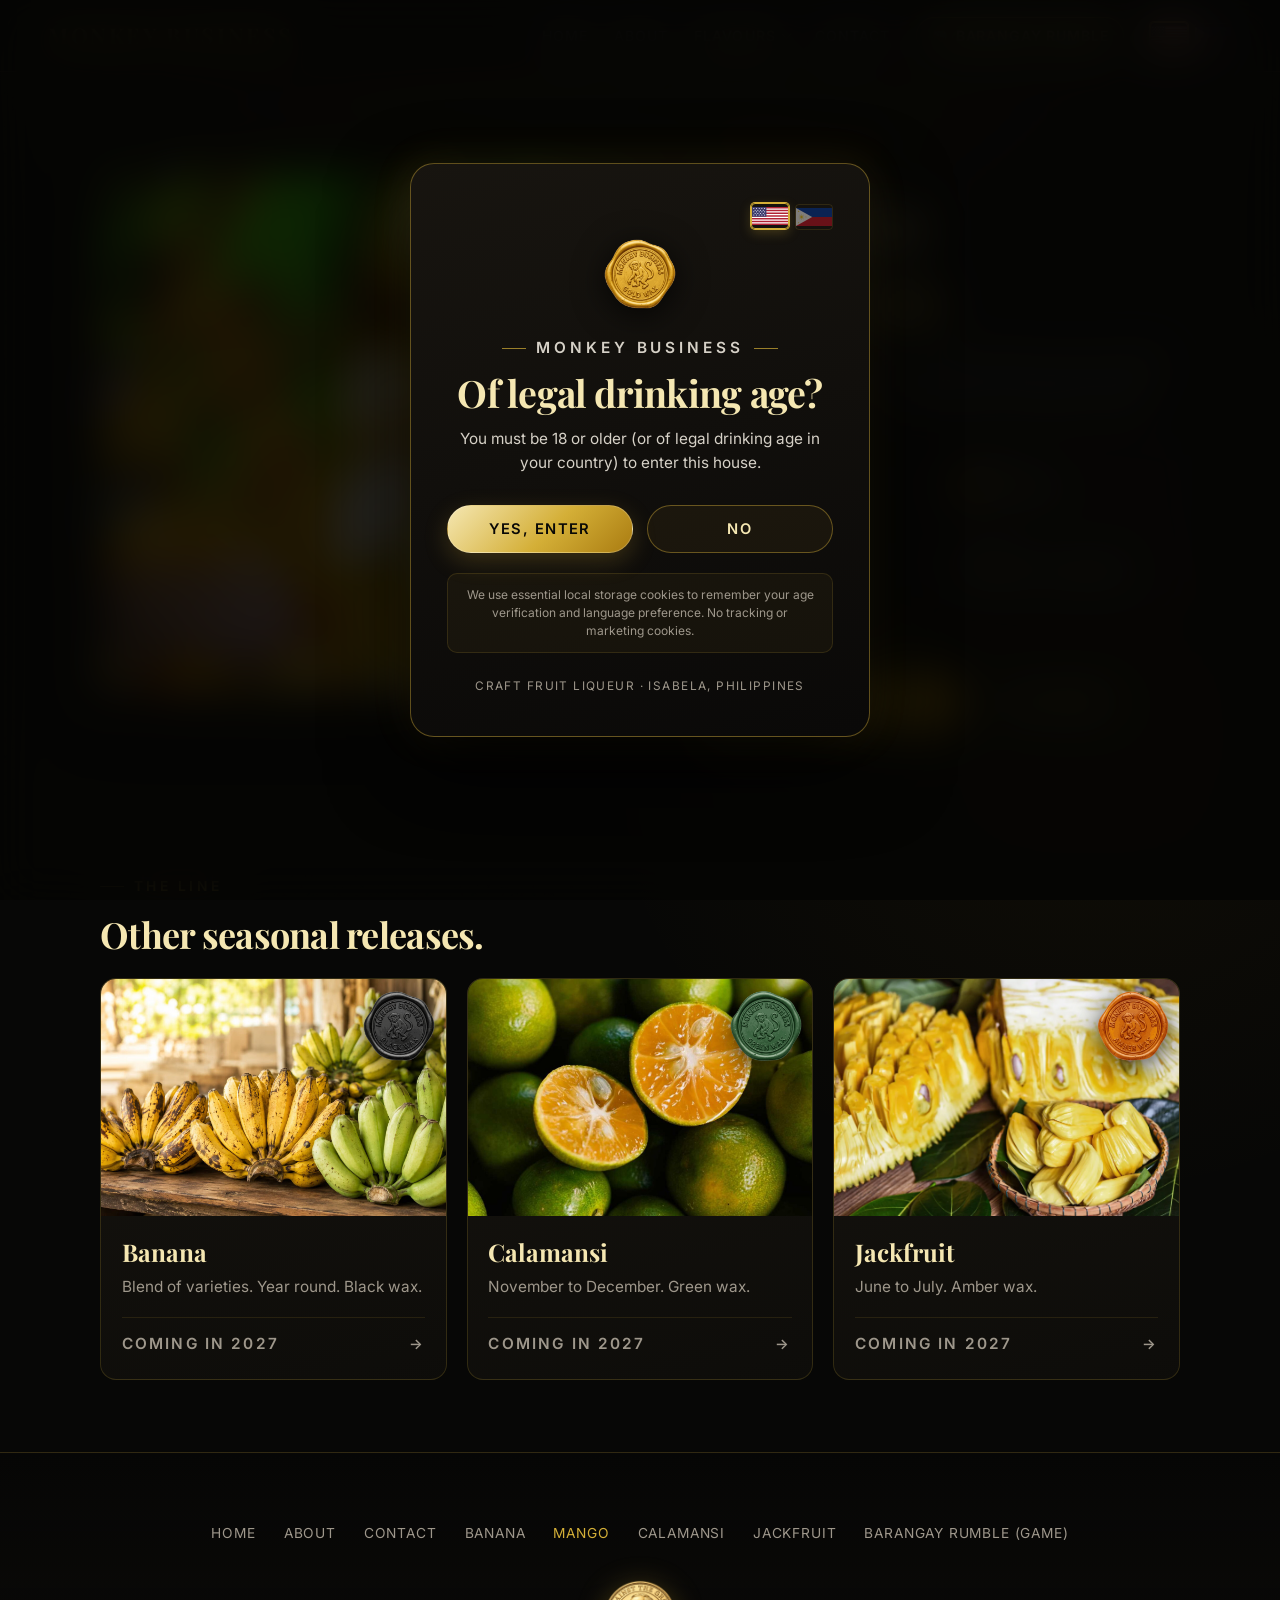
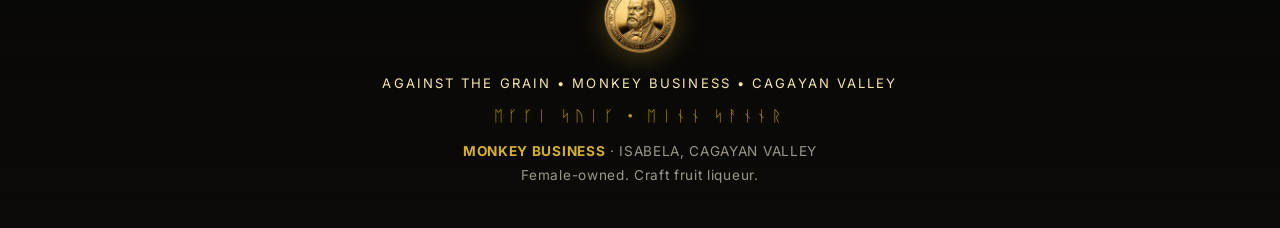
<file: mango.html>
<!DOCTYPE html>
<html lang="en">
<head>
  <meta charset="UTF-8">
  <meta name="viewport" content="width=device-width, initial-scale=1.0">
  <meta name="theme-color" content="#070706">
  <title>Mango · Monkey Business</title>
  <meta name="description" content="Carabao mango liqueur. 100% fruit and rum. Coming in 2027.">
  <link rel="canonical" href="https://monkeybusiness.ph/mango.html">
  <meta property="og:type" content="website">
  <meta property="og:site_name" content="Monkey Business">
  <meta property="og:title" content="Mango · Monkey Business">
  <meta property="og:description" content="Carabao mango liqueur. March to May, gold wax seal. 100% fruit and rum. Coming in 2027.">
  <meta property="og:url" content="https://monkeybusiness.ph/mango.html">
  <meta property="og:image" content="https://monkeybusiness.ph/assets/img/mango.jpg">
  <meta name="twitter:card" content="summary_large_image">
  <link rel="icon" type="image/png" href="assets/img/favicon.png">
  <link rel="apple-touch-icon" href="assets/img/favicon.png">
  <link rel="preconnect" href="https://fonts.googleapis.com">
  <link rel="preconnect" href="https://fonts.gstatic.com" crossorigin>
  <link href="https://fonts.googleapis.com/css2?family=Playfair+Display:ital,wght@0,700;1,700&family=Inter:wght@300;400;500;600&display=swap" rel="stylesheet">
  <link rel="stylesheet" href="assets/css/styles.css">
</head>
<body>
  <header>
    <a class="logo" href="index.html">MONKEY BUSINESS</a>
    <div class="header-right">
      <button class="menu-btn" type="button" aria-expanded="false" aria-controls="site-nav">
        <span class="sr" data-en="Menu" data-tl="Menu">Menu</span>
        <i></i>
      </button>
      <nav id="site-nav" aria-label="Primary">
        <a href="index.html" data-en="Home" data-tl="Home">Home</a>
        <a href="about.html" data-en="About" data-tl="Tungkol">About</a>
        <div class="drop">
          <button type="button" class="drop-btn" aria-expanded="false" aria-controls="flavor-menu" data-en="Flavours" data-tl="Mga lasa">Flavours</button>
          <div class="drop-menu" id="flavor-menu">
            <a href="banana.html" data-en="Banana" data-tl="Saging">Banana</a>
            <a href="mango.html" aria-current="page" data-en="Mango" data-tl="Mangga">Mango</a>
            <a href="calamansi.html" data-en="Calamansi" data-tl="Calamansi">Calamansi</a>
            <a href="jackfruit.html" data-en="Jackfruit" data-tl="Langka">Jackfruit</a>
          </div>
        </div>
        <a href="contact.html" data-en="Contact" data-tl="Kontak">Contact</a>
        <a href="monkey_business_barangay_rumble.html" target="_blank" rel="noopener" class="nav-game" title="Play Barangay Rumble Arcade Game"><span class="game-icon" aria-hidden="true">🎮</span> <span data-en="Barangay Rumble" data-tl="Barangay Rumble">Barangay Rumble</span></a>
      </nav>

      <div class="lang-switch" role="group" aria-label="Language">
        <button type="button" class="lang-flag" data-lang="en" aria-pressed="true" title="English">
          <span class="sr">English</span>
          <svg viewBox="0 0 60 30" aria-hidden="true">
            <rect width="60" height="30" fill="#B22234"/>
            <path d="M0,3.46H60 M0,8.08H60 M0,12.69H60 M0,17.31H60 M0,21.92H60 M0,26.54H60" stroke="#fff" stroke-width="2.31"/>
            <rect width="24" height="16.15" fill="#3C3B6E"/>
            <g fill="#fff">
              <circle cx="3" cy="2.6" r="0.85"/><circle cx="7.5" cy="2.6" r="0.85"/><circle cx="12" cy="2.6" r="0.85"/><circle cx="16.5" cy="2.6" r="0.85"/><circle cx="21" cy="2.6" r="0.85"/>
              <circle cx="5.25" cy="5.3" r="0.85"/><circle cx="9.75" cy="5.3" r="0.85"/><circle cx="14.25" cy="5.3" r="0.85"/><circle cx="18.75" cy="5.3" r="0.85"/>
              <circle cx="3" cy="8.1" r="0.85"/><circle cx="7.5" cy="8.1" r="0.85"/><circle cx="12" cy="8.1" r="0.85"/><circle cx="16.5" cy="8.1" r="0.85"/><circle cx="21" cy="8.1" r="0.85"/>
              <circle cx="5.25" cy="10.8" r="0.85"/><circle cx="9.75" cy="10.8" r="0.85"/><circle cx="14.25" cy="10.8" r="0.85"/><circle cx="18.75" cy="10.8" r="0.85"/>
              <circle cx="3" cy="13.5" r="0.85"/><circle cx="7.5" cy="13.5" r="0.85"/><circle cx="12" cy="13.5" r="0.85"/><circle cx="16.5" cy="13.5" r="0.85"/><circle cx="21" cy="13.5" r="0.85"/>
            </g>
          </svg>
        </button>
        <button type="button" class="lang-flag" data-lang="tl" aria-pressed="false" title="Tagalog">
          <span class="sr">Tagalog</span>
          <svg viewBox="0 0 60 30" aria-hidden="true">
            <rect width="60" height="15" fill="#0038A8"/>
            <rect y="15" width="60" height="15" fill="#CE1126"/>
            <polygon points="0,0 27,15 0,30" fill="#fff"/>
            <g fill="#FCD116" transform="translate(9.2 15)">
              <polygon points="0,-5.6 0.55,-2.7 -0.55,-2.7"/>
              <polygon points="0,-5.6 0.55,-2.7 -0.55,-2.7" transform="rotate(45)"/>
              <polygon points="0,-5.6 0.55,-2.7 -0.55,-2.7" transform="rotate(90)"/>
              <polygon points="0,-5.6 0.55,-2.7 -0.55,-2.7" transform="rotate(135)"/>
              <polygon points="0,-5.6 0.55,-2.7 -0.55,-2.7" transform="rotate(180)"/>
              <polygon points="0,-5.6 0.55,-2.7 -0.55,-2.7" transform="rotate(225)"/>
              <polygon points="0,-5.6 0.55,-2.7 -0.55,-2.7" transform="rotate(270)"/>
              <polygon points="0,-5.6 0.55,-2.7 -0.55,-2.7" transform="rotate(315)"/>
              <circle r="2.15"/>
            </g>
            <g fill="#FCD116">
              <polygon points="0,-1.35 .38,-.42 1.35,-.42 .58,.16 .88,1.15 0,.55 -.88,1.15 -.58,.16 -1.35,-.42 -.38,-.42" transform="translate(4.4 5.6)"/>
              <polygon points="0,-1.35 .38,-.42 1.35,-.42 .58,.16 .88,1.15 0,.55 -.88,1.15 -.58,.16 -1.35,-.42 -.38,-.42" transform="translate(4.4 24.4)"/>
              <polygon points="0,-1.35 .38,-.42 1.35,-.42 .58,.16 .88,1.15 0,.55 -.88,1.15 -.58,.16 -1.35,-.42 -.38,-.42" transform="translate(16.6 15)"/>
            </g>
          </svg>
        </button>
      </div>
    </div>
  </header>

  <main>
    <section class="page">
      <div class="shot-wrap">
        <img class="wax-seal" src="assets/img/wax-gold.png" alt="Monkey Business Gold Wax Seal">
        <img class="shot" src="assets/img/mango.jpg" alt="A heavy bunch of ripe mangoes">
      </div>
      <div>
        <p class="tagline" data-en="Coming in 2027" data-tl="Darating sa 2027">Coming in 2027</p>
        <h1 class="page-title" data-en="Mango liqueur." data-tl="Likor ng mangga.">Mango liqueur.</h1>
        <p class="lede" data-en="Carabao mango. March to May, gold wax seal. 100% fruit and rum. It does not exist yet. Coming in 2027." data-tl="Manggang Carabao. Marso hanggang Mayo, gintong wax seal. 100% prutas at rum. Wala pa ito. Darating sa 2027.">Carabao mango. March to May, gold wax seal. 100% fruit and rum. It does not exist yet. Coming in 2027.</p>

        <div class="spec-grid">
          <div class="spec-box">
            <span class="spec-label" data-en="Harvest" data-tl="Panahon">Harvest</span>
            <span class="spec-val" data-en="March to May" data-tl="Marso hanggang Mayo">March to May</span>
          </div>
          <div class="spec-box">
            <span class="spec-label" data-en="Wax Seal" data-tl="Selyo">Wax Seal</span>
            <span class="spec-val"><img class="wax-inline" src="assets/img/wax-gold.png" alt=""> <span data-en="Gold wax" data-tl="Gintong wax">Gold wax</span></span>
          </div>
          <div class="spec-box">
            <span class="spec-label" data-en="Cultivar" data-tl="Uri">Cultivar</span>
            <span class="spec-val">Carabao</span>
          </div>
          <div class="spec-box">
            <span class="spec-label" data-en="Method" data-tl="Paraan">Method</span>
            <span class="spec-val" data-en="Local Rum · Clear Glass" data-tl="Lokal na Rum · Malinaw na Baso">Local Rum · Clear Glass</span>
          </div>
        </div>

        <p class="place">Isabela, Cagayan Valley</p>
        <div class="cta-group back">
          <a class="cta" href="contact.html?flavor=mango" data-en="Request Allocation" data-tl="Hilingin ang alokasyon">Request Allocation</a>
          <a class="cta cta-ghost" href="index.html#line" data-en="All four" data-tl="Lahat ng apat">All four</a>
        </div>
      </div>
    </section>

    <section class="other-flavors">
      <p class="tagline" data-en="The line" data-tl="Ang linya">The line</p>
      <h2 data-en="Other seasonal releases." data-tl="Iba pang pana-panahong labas.">Other seasonal releases.</h2>
      <div class="other-grid">
        <a class="flavor" href="banana.html">
          <div class="flavor-media">
            <img class="wax-seal" src="assets/img/wax-black.png" alt="Monkey Business Black Wax Seal" loading="lazy">
            <img src="assets/img/banana.jpg" alt="Bunches of ripe yellow and green bananas" loading="lazy">
          </div>
          <div class="body">
            <h3 data-en="Banana" data-tl="Saging">Banana</h3>
            <p data-en="Blend of varieties. Year round. Black wax." data-tl="Pinaghalong uri. Buong taon. Itim na wax.">Blend of varieties. Year round. Black wax.</p>
            <p class="soon" data-en="Coming in 2027" data-tl="Darating sa 2027">Coming in 2027</p>
          </div>
        </a>
        <a class="flavor" href="calamansi.html">
          <div class="flavor-media">
            <img class="wax-seal" src="assets/img/wax-green.png" alt="Monkey Business Green Wax Seal" loading="lazy">
            <img src="assets/img/calamansi.jpg" alt="Halved calamansi on a pile of whole green fruit" loading="lazy">
          </div>
          <div class="body">
            <h3>Calamansi</h3>
            <p data-en="November to December. Green wax." data-tl="Nobyembre hanggang Disyembre. Berdeng wax.">November to December. Green wax.</p>
            <p class="soon" data-en="Coming in 2027" data-tl="Darating sa 2027">Coming in 2027</p>
          </div>
        </a>
        <a class="flavor" href="jackfruit.html">
          <div class="flavor-media">
            <img class="wax-seal" src="assets/img/wax-amber.png" alt="Monkey Business Amber Wax Seal" loading="lazy">
            <img src="assets/img/jackfruit.jpg" alt="Cut jackfruit and pods in a basket" loading="lazy">
          </div>
          <div class="body">
            <h3 data-en="Jackfruit" data-tl="Langka">Jackfruit</h3>
            <p data-en="June to July. Amber wax." data-tl="Hunyo hanggang Hulyo. Amber na wax.">June to July. Amber wax.</p>
            <p class="soon" data-en="Coming in 2027" data-tl="Darating sa 2027">Coming in 2027</p>
          </div>
        </a>
      </div>
    </section>
  </main>

  <footer>
    <nav class="footer-links" aria-label="Footer">
      <a href="index.html" data-en="Home" data-tl="Home">Home</a>
      <a href="about.html" data-en="About" data-tl="Tungkol">About</a>
      <a href="contact.html" data-en="Contact" data-tl="Kontak">Contact</a>
      <a href="banana.html" data-en="Banana" data-tl="Saging">Banana</a>
      <a href="mango.html" aria-current="page" data-en="Mango" data-tl="Mangga">Mango</a>
      <a href="calamansi.html" data-en="Calamansi" data-tl="Calamansi">Calamansi</a>
      <a href="jackfruit.html" data-en="Jackfruit" data-tl="Langka">Jackfruit</a>
      <a href="monkey_business_barangay_rumble.html" target="_blank" rel="noopener" data-en="Barangay Rumble (Game)" data-tl="Barangay Rumble (Laro)">Barangay Rumble (Game)</a>
    </nav>
    <img src="assets/img/emblem.png" alt="Monkey Business emblem" class="footer-coin" width="76" height="76" loading="lazy">
    <div class="footer-manifesto">AGAINST THE GRAIN • MONKEY BUSINESS • CAGAYAN VALLEY</div>
    <div class="footer-runes" aria-label="Runic inscription">ᛖᚴᚴᛁ ᛋᚢᛁᚴ • ᛖᛁᚾᚾ ᛋᚨᚾᚾᚱ</div>
    <div class="footer-text">
      <strong>MONKEY BUSINESS</strong> · ISABELA, CAGAYAN VALLEY<br>
      <span data-en="Female-owned. Craft fruit liqueur." data-tl="Babae ang may-ari. Likor mula sa prutas.">Female-owned. Craft fruit liqueur.</span>
    </div>
  </footer>
  <script src="assets/js/site.js"></script>
</body>
</html>
</file>
<file: assets/css/styles.css>
:root {
  --gold: #d4af37;
  --gold-light: #f5e7b2;
  --gold-dark: #aa7c11;
  --gold-glow: rgba(212, 175, 55, 0.22);
  --gold-border: rgba(212, 175, 55, 0.18);
  --gold-border-strong: rgba(212, 175, 55, 0.42);
  --bg: #070706;
  --bg-elevated: #0e0d0b;
  --bg-card: #12100d;
  --bg-card-hover: #171410;
  --bg-input: #0d0b09;
  --text: #f6f4f0;
  --text-soft: #d6d1c7;
  --muted: #9e978b;
  --wax-black: #282623;
  --wax-gold: #d4af37;
  --wax-green: #2e7d47;
  --wax-amber: #c96f18;
  --radius-sm: 10px;
  --radius-md: 16px;
  --radius-lg: 24px;
  --header-h: 4.5rem;
  --container: 1160px;
  --ease: cubic-bezier(0.22, 1, 0.36, 1);
}

*,
*::before,
*::after {
  box-sizing: border-box;
  margin: 0;
  padding: 0;
}

html {
  scroll-behavior: smooth;
  -webkit-text-size-adjust: 100%;
  text-size-adjust: 100%;
  color-scheme: dark;
}

body {
  background-color: var(--bg);
  background-image:
    radial-gradient(ellipse 80% 50% at 50% -10%, rgba(212, 175, 55, 0.12), transparent 70%),
    radial-gradient(ellipse 60% 40% at 85% 40%, rgba(184, 134, 11, 0.05), transparent 65%);
  color: var(--text);
  font-family: 'Inter', system-ui, -apple-system, BlinkMacSystemFont, sans-serif;
  font-size: clamp(0.96rem, 0.92rem + 0.2vw, 1.06rem);
  line-height: 1.65;
  overflow-x: hidden;
  min-height: 100vh;
  min-height: 100dvh;
  display: flex;
  flex-direction: column;
  -webkit-font-smoothing: antialiased;
  -moz-osx-font-smoothing: grayscale;
}

/* Subtle analog film grain overlay */
body::before {
  content: "";
  position: fixed;
  inset: 0;
  background-image: url("data:image/svg+xml,%3Csvg viewBox='0 0 200 200' xmlns='http://www.w3.org/2000/svg'%3E%3Cfilter id='n'%3E%3CfeTurbulence type='fractalNoise' baseFrequency='0.82' numOctaves='4' stitchTiles='stitch'/%3E%3C/filter%3E%3Crect width='100%25' height='100%25' filter='url(%23n)' opacity='0.065'/%3E%3C/svg%3E");
  pointer-events: none;
  z-index: 1;
  mix-blend-mode: overlay;
}

img,
svg {
  max-width: 100%;
  display: block;
}

a {
  color: inherit;
  transition: color 0.25s var(--ease), border-color 0.25s var(--ease), background-color 0.25s var(--ease), transform 0.25s var(--ease), box-shadow 0.25s var(--ease);
}

:focus-visible {
  outline: 2px solid var(--gold);
  outline-offset: 3px;
}

.sr {
  position: absolute;
  width: 1px;
  height: 1px;
  padding: 0;
  margin: -1px;
  overflow: hidden;
  clip: rect(0, 0, 0, 0);
  white-space: nowrap;
  border: 0;
}

/* ==========================================================================
   Header & Navigation
   ========================================================================== */

header {
  position: fixed;
  top: 0;
  left: 0;
  right: 0;
  height: var(--header-h);
  padding: 0 clamp(1rem, 4vw, 3rem);
  display: flex;
  justify-content: space-between;
  align-items: center;
  z-index: 100;
  background: rgba(7, 7, 6, 0.86);
  backdrop-filter: blur(16px) saturate(140%);
  -webkit-backdrop-filter: blur(16px) saturate(140%);
  border-bottom: 1px solid var(--gold-border);
  transition: background 0.3s var(--ease), border-color 0.3s var(--ease), box-shadow 0.3s var(--ease);
}

header.is-scrolled {
  background: rgba(7, 7, 6, 0.96);
  border-bottom-color: rgba(212, 175, 55, 0.28);
  box-shadow: 0 10px 30px rgba(0, 0, 0, 0.65);
}

.logo {
  display: inline-flex;
  align-items: center;
  font-family: 'Playfair Display', Georgia, serif;
  font-weight: 700;
  font-size: clamp(1.05rem, 0.95rem + 0.5vw, 1.35rem);
  letter-spacing: 0.12em;
  color: var(--gold);
  text-decoration: none;
  white-space: nowrap;
  z-index: 102;
}

.header-right {
  display: flex;
  align-items: center;
  gap: clamp(0.75rem, 2vw, 1.75rem);
}

nav#site-nav {
  display: flex;
  align-items: center;
  gap: clamp(1rem, 2vw, 1.85rem);
}

nav#site-nav > a,
.drop-btn {
  position: relative;
  color: var(--text-soft);
  text-decoration: none;
  font-size: 0.88rem;
  font-weight: 500;
  letter-spacing: 0.08em;
  text-transform: uppercase;
  padding: 0.4rem 0;
  background: none;
  border: 0;
  cursor: pointer;
  font-family: inherit;
  display: inline-flex;
  align-items: center;
  gap: 0.4rem;
}

nav#site-nav > a::after,
.drop-btn::before {
  content: "";
  position: absolute;
  left: 0;
  right: 0;
  bottom: 0;
  height: 1.5px;
  background: linear-gradient(90deg, var(--gold-light), var(--gold));
  transform: scaleX(0);
  transform-origin: right;
  transition: transform 0.3s var(--ease);
}

nav#site-nav > a:hover,
nav#site-nav > a[aria-current="page"],
.drop-btn:hover,
.drop-btn.is-current,
.drop.open .drop-btn {
  color: var(--gold-light);
}

nav#site-nav > a:hover::after,
nav#site-nav > a[aria-current="page"]::after,
.drop-btn:hover::before,
.drop-btn.is-current::before,
.drop.open .drop-btn::before {
  transform: scaleX(1);
  transform-origin: left;
}

/* Arcade game link pill */
.nav-game {
  display: inline-flex !important;
  align-items: center !important;
  gap: 0.45rem !important;
  padding: 0.35rem 0.85rem !important;
  border-radius: 999px !important;
  background: rgba(212, 175, 55, 0.08) !important;
  border: 1px solid var(--gold-border-strong) !important;
  color: var(--gold-light) !important;
  font-family: 'Inter', system-ui, sans-serif !important;
  font-weight: 600 !important;
  letter-spacing: 0.06em !important;
  box-shadow: 0 0 14px rgba(212, 175, 55, 0.15) !important;
  transition: transform 0.25s var(--ease), box-shadow 0.25s var(--ease), background 0.25s var(--ease), border-color 0.25s var(--ease) !important;
}

.nav-game::after {
  display: none !important;
}

.nav-game .game-icon {
  display: inline-block;
  font-size: 0.85rem;
  line-height: 1;
  filter: drop-shadow(0 0 4px rgba(212, 175, 55, 0.6));
}

.nav-game:hover {
  background: linear-gradient(135deg, rgba(212, 175, 55, 0.25), rgba(170, 124, 17, 0.35)) !important;
  border-color: var(--gold) !important;
  color: #fff !important;
  transform: translateY(-1px) scale(1.03) !important;
  box-shadow: 0 0 20px rgba(212, 175, 55, 0.4) !important;
}

.drop {
  position: relative;
}

.drop-btn::after {
  content: "";
  display: inline-block;
  width: 0.42rem;
  height: 0.42rem;
  border-right: 1.5px solid currentColor;
  border-bottom: 1.5px solid currentColor;
  transform: rotate(45deg) translateY(-2px);
  transition: transform 0.25s var(--ease);
}

.drop.open .drop-btn::after,
.drop:hover .drop-btn::after {
  transform: rotate(-135deg) translateY(-1px);
}

.drop-menu {
  visibility: hidden;
  opacity: 0;
  transform: translateY(8px);
  position: absolute;
  top: calc(100% + 0.65rem);
  left: -0.75rem;
  min-width: 13.5rem;
  padding: 0.5rem;
  background: rgba(14, 13, 11, 0.98);
  backdrop-filter: blur(20px);
  border: 1px solid var(--gold-border-strong);
  border-radius: var(--radius-md);
  box-shadow: 0 20px 45px rgba(0, 0, 0, 0.75), 0 0 0 1px rgba(212, 175, 55, 0.08);
  z-index: 110;
  transition: opacity 0.22s var(--ease), transform 0.22s var(--ease), visibility 0.22s;
}

.drop::after {
  content: "";
  position: absolute;
  left: 0;
  right: 0;
  top: 100%;
  height: 0.75rem;
}

.drop.open .drop-menu,
.drop:hover .drop-menu,
.drop:focus-within .drop-menu {
  visibility: visible;
  opacity: 1;
  transform: translateY(0);
}

.drop-menu a {
  display: flex;
  align-items: center;
  justify-content: space-between;
  margin: 0;
  padding: 0.6rem 0.9rem;
  border-radius: var(--radius-sm);
  color: var(--text-soft);
  text-decoration: none;
  font-size: 0.9rem;
  font-weight: 500;
  letter-spacing: 0.03em;
}

.drop-menu a::after {
  content: "→";
  font-size: 0.8rem;
  color: var(--gold);
  opacity: 0;
  transform: translateX(-4px);
  transition: opacity 0.2s var(--ease), transform 0.2s var(--ease);
}

.drop-menu a:hover,
.drop-menu a[aria-current="page"] {
  background: rgba(212, 175, 55, 0.12);
  color: var(--gold-light);
}

.drop-menu a:hover::after,
.drop-menu a[aria-current="page"]::after {
  opacity: 1;
  transform: translateX(0);
}

/* Language Switcher */
.lang-switch {
  display: flex;
  align-items: center;
  gap: 0.4rem;
  z-index: 102;
}

.lang-flag {
  width: 38px;
  height: 26px;
  padding: 0;
  border: 1px solid rgba(212, 175, 55, 0.32);
  border-radius: 4px;
  background: transparent;
  cursor: pointer;
  overflow: hidden;
  line-height: 0;
  opacity: 0.45;
  transition: opacity 0.2s var(--ease), transform 0.2s var(--ease), border-color 0.2s var(--ease), box-shadow 0.2s var(--ease);
}

.lang-flag svg {
  display: block;
  width: 100%;
  height: 100%;
  object-fit: cover;
}

.lang-flag:hover,
.lang-flag.is-active {
  opacity: 1;
  transform: translateY(-1px);
}

.lang-flag.is-active {
  border-color: var(--gold);
  box-shadow: 0 0 0 1px var(--gold), 0 4px 12px rgba(212, 175, 55, 0.25);
}

/* Mobile Hamburger Button */
.menu-btn {
  display: none;
  width: 44px;
  height: 44px;
  border: 1px solid rgba(212, 175, 55, 0.35);
  border-radius: 10px;
  background: rgba(212, 175, 55, 0.05);
  cursor: pointer;
  padding: 11px;
  align-items: center;
  justify-content: center;
  z-index: 102;
  transition: border-color 0.25s var(--ease), background-color 0.25s var(--ease);
}

.menu-btn:hover {
  border-color: var(--gold);
  background: rgba(212, 175, 55, 0.12);
}

.menu-btn i {
  display: block;
  width: 20px;
  height: 2px;
  background: var(--gold);
  position: relative;
  transition: background 0.25s var(--ease);
}

.menu-btn i::before,
.menu-btn i::after {
  content: "";
  position: absolute;
  left: 0;
  width: 20px;
  height: 2px;
  background: var(--gold);
  transition: transform 0.3s var(--ease), top 0.3s var(--ease);
}

.menu-btn i::before { top: -6px; }
.menu-btn i::after { top: 6px; }

header.nav-open .menu-btn i {
  background: transparent;
}

header.nav-open .menu-btn i::before {
  top: 0;
  transform: rotate(45deg);
}

header.nav-open .menu-btn i::after {
  top: 0;
  transform: rotate(-45deg);
}

/* ==========================================================================
   Typography & Common Elements
   ========================================================================== */

h1,
.page-title {
  font-family: 'Playfair Display', Georgia, serif;
  font-weight: 700;
  letter-spacing: -0.025em;
  line-height: 0.98;
  background: linear-gradient(135deg, #fff6d6 0%, var(--gold-light) 35%, var(--gold) 70%, var(--gold-dark) 100%);
  -webkit-background-clip: text;
  -webkit-text-fill-color: transparent;
  background-clip: text;
  text-wrap: balance;
}

h1 {
  font-size: clamp(2.85rem, 7.5vw + 0.5rem, 6.4rem);
  margin-bottom: 1.25rem;
}

.page-title {
  font-size: clamp(2.45rem, 5.5vw + 0.5rem, 4.75rem);
  margin-bottom: 1rem;
}

h2 {
  font-family: 'Playfair Display', Georgia, serif;
  font-size: clamp(2rem, 4.2vw + 0.4rem, 3.5rem);
  color: var(--gold-light);
  line-height: 1.08;
  letter-spacing: -0.02em;
  margin-bottom: 1.1rem;
  text-wrap: balance;
}

.tagline {
  display: inline-flex;
  align-items: center;
  gap: 0.6rem;
  font-size: clamp(0.75rem, 0.7rem + 0.2vw, 0.88rem);
  font-weight: 600;
  letter-spacing: 0.26em;
  text-transform: uppercase;
  color: var(--gold);
  margin-bottom: 1.1rem;
}

.tagline::before {
  content: "";
  display: inline-block;
  width: 1.5rem;
  height: 1px;
  background: var(--gold);
  opacity: 0.7;
}

.center .tagline::after,
.hero .tagline::after {
  content: "";
  display: inline-block;
  width: 1.5rem;
  height: 1px;
  background: var(--gold);
  opacity: 0.7;
}

.subtitle {
  font-size: clamp(1.08rem, 0.98rem + 0.45vw, 1.35rem);
  max-width: 38rem;
  color: var(--text-soft);
  margin-bottom: 2.25rem;
  font-weight: 300;
  text-wrap: balance;
}

.lede {
  font-size: clamp(1.05rem, 0.98rem + 0.3vw, 1.22rem);
  max-width: 42rem;
  color: var(--text-soft);
  line-height: 1.7;
}

/* Buttons & CTAs */
.cta-group {
  display: flex;
  flex-wrap: wrap;
  align-items: center;
  gap: 1rem;
}

.hero .cta-group,
.center .cta-group {
  justify-content: center;
}

.cta {
  display: inline-flex;
  align-items: center;
  justify-content: center;
  gap: 0.55rem;
  min-height: 48px;
  padding: 0.9rem 2.2rem;
  background: linear-gradient(135deg, var(--gold-light) 0%, var(--gold) 55%, var(--gold-dark) 100%);
  color: #090806;
  text-decoration: none;
  font-weight: 600;
  font-size: 0.92rem;
  letter-spacing: 0.1em;
  text-transform: uppercase;
  border-radius: 999px;
  border: 1px solid rgba(255, 255, 255, 0.2);
  box-shadow: 0 8px 25px rgba(212, 175, 55, 0.22);
  cursor: pointer;
  transition: transform 0.28s var(--ease), box-shadow 0.28s var(--ease), filter 0.28s var(--ease);
}

.cta:hover {
  transform: translateY(-2px);
  box-shadow: 0 14px 32px rgba(212, 175, 55, 0.38);
  filter: brightness(1.05);
}

.cta:active {
  transform: translateY(0);
}

.cta-ghost {
  background: rgba(212, 175, 55, 0.06);
  color: var(--gold-light);
  border: 1px solid var(--gold-border-strong);
  box-shadow: none;
}

.cta-ghost:hover {
  background: rgba(212, 175, 55, 0.14);
  border-color: var(--gold);
  box-shadow: 0 10px 25px rgba(0, 0, 0, 0.4);
}

/* ==========================================================================
   Hero Section (Home)
   ========================================================================== */

.hero {
  min-height: 100vh;
  min-height: 100dvh;
  display: flex;
  flex-direction: column;
  justify-content: center;
  align-items: center;
  text-align: center;
  position: relative;
  z-index: 2;
  padding: calc(var(--header-h) + 3.5rem) clamp(1.25rem, 4vw, 3rem) 4rem;
  max-width: 100%;
  overflow: hidden;
}

.hero::before {
  content: "";
  position: absolute;
  inset: 0;
  background:
    linear-gradient(180deg, rgba(7, 7, 6, 0.72) 0%, rgba(7, 7, 6, 0.82) 55%, var(--bg) 100%),
    url("../img/valley.jpg") center 40% / cover no-repeat;
  opacity: 0.42;
  z-index: -2;
  transform: scale(1.03);
}

.hero::after {
  content: "";
  position: absolute;
  width: min(680px, 90vw);
  height: min(680px, 90vw);
  border-radius: 50%;
  background: radial-gradient(circle, rgba(212, 175, 55, 0.16) 0%, transparent 68%);
  top: 50%;
  left: 50%;
  transform: translate(-50%, -55%);
  z-index: -1;
  pointer-events: none;
}

.spec-strip {
  margin-top: clamp(2.75rem, 5vw, 4.25rem);
  display: flex;
  flex-wrap: wrap;
  justify-content: center;
  gap: 0.65rem 1.5rem;
  padding: 0.95rem 1.5rem;
  background: rgba(14, 13, 11, 0.78);
  backdrop-filter: blur(12px);
  border: 1px solid var(--gold-border);
  border-radius: 999px;
  max-width: 100%;
}

.spec-pill {
  display: inline-flex;
  align-items: center;
  gap: 0.5rem;
  font-size: 0.76rem;
  letter-spacing: 0.14em;
  text-transform: uppercase;
  color: var(--text-soft);
  white-space: nowrap;
}

.spec-pill strong {
  color: var(--gold);
  font-weight: 600;
}

.spec-pill + .spec-pill::before {
  content: "·";
  color: var(--gold);
  margin-right: 0.5rem;
  opacity: 0.7;
}

/* ==========================================================================
   Sections & Layout Containers
   ========================================================================== */

section {
  width: 100%;
  max-width: var(--container);
  margin: 0 auto;
  padding: clamp(4rem, 7vw, 6.5rem) clamp(1.25rem, 4vw, 2.5rem);
  position: relative;
  z-index: 2;
  scroll-margin-top: var(--header-h);
}

section + section {
  border-top: 1px solid rgba(212, 175, 55, 0.09);
}

.center {
  text-align: center;
}

.center .lede,
.center .tagline {
  margin-left: auto;
  margin-right: auto;
}

.center .cta,
.center .cta-group {
  margin-top: 2.25rem;
}

/* ==========================================================================
   Cards & Pillars
   ========================================================================== */

.cards,
.line-grid {
  display: grid;
  gap: clamp(1rem, 2vw, 1.5rem);
  margin-top: clamp(2rem, 3.5vw, 2.75rem);
}

.cards {
  grid-template-columns: repeat(3, minmax(0, 1fr));
}

.cards.seasons {
  grid-template-columns: repeat(4, minmax(0, 1fr));
}

.line {
  max-width: 1200px;
}

.line-grid {
  grid-template-columns: repeat(4, minmax(0, 1fr));
}

.card,
a.flavor {
  background: linear-gradient(165deg, rgba(24, 21, 16, 0.92) 0%, rgba(14, 13, 10, 0.96) 100%);
  border: 1px solid var(--gold-border);
  border-radius: var(--radius-md);
  position: relative;
  overflow: hidden;
  transition: transform 0.32s var(--ease), border-color 0.32s var(--ease), box-shadow 0.32s var(--ease), background-color 0.32s var(--ease);
}

.card {
  padding: clamp(1.5rem, 2.5vw, 2.1rem);
  text-align: left;
  display: flex;
  flex-direction: column;
  justify-content: space-between;
  text-decoration: none;
  color: inherit;
}

a.card:hover {
  border-color: var(--gold);
}

a.card:hover .soon::after {
  transform: translateX(4px);
}

.card::before {
  content: "";
  position: absolute;
  top: 0;
  left: 0;
  right: 0;
  height: 2px;
  background: linear-gradient(90deg, transparent, var(--gold), transparent);
  opacity: 0;
  transition: opacity 0.32s var(--ease);
}

.card:hover {
  transform: translateY(-4px);
  border-color: var(--gold-border-strong);
  box-shadow: 0 18px 40px rgba(0, 0, 0, 0.55), 0 0 25px rgba(212, 175, 55, 0.08);
}

.card:hover::before {
  opacity: 1;
}

.card-num {
  font-family: 'Playfair Display', Georgia, serif;
  font-size: 0.82rem;
  letter-spacing: 0.18em;
  color: var(--gold);
  opacity: 0.75;
  margin-bottom: 0.75rem;
  display: block;
}

.card h3,
.flavor h3 {
  font-family: 'Playfair Display', Georgia, serif;
  color: var(--gold-light);
  font-size: clamp(1.35rem, 1.2rem + 0.4vw, 1.65rem);
  line-height: 1.2;
  margin-bottom: 0.5rem;
}

.card p,
.flavor p {
  color: var(--muted);
  font-size: 0.96rem;
  line-height: 1.6;
}

/* ==========================================================================
   Flavour Cards & Wax Seals
   ========================================================================== */

a.flavor {
  display: flex;
  flex-direction: column;
  color: inherit;
  text-decoration: none;
  height: 100%;
}

a.flavor:hover {
  transform: translateY(-6px);
  border-color: var(--gold);
  box-shadow: 0 22px 48px rgba(0, 0, 0, 0.65), 0 0 30px rgba(212, 175, 55, 0.14);
}

.flavor-media {
  position: relative;
  overflow: hidden;
  aspect-ratio: 16 / 11;
  background: #14110c;
}

.flavor-media > img:not(.wax-seal),
.flavor .no-photo {
  display: block;
  width: 100%;
  height: 100%;
  object-fit: cover;
  transition: transform 0.6s var(--ease), filter 0.4s var(--ease);
}

a.flavor:hover .flavor-media > img:not(.wax-seal),
a.flavor:hover > img {
  transform: scale(1.06);
}

/* Fallback if img is direct child of a.flavor */
a.flavor > img {
  height: 210px;
  width: 100%;
  object-fit: cover;
}

.wax-seal {
  position: absolute;
  top: 0.65rem;
  right: 0.65rem;
  width: clamp(58px, 6vw, 72px);
  height: clamp(58px, 6vw, 72px);
  object-fit: contain;
  z-index: 3;
  pointer-events: none;
  filter: drop-shadow(0 6px 14px rgba(0, 0, 0, 0.78));
  transition: transform 0.38s var(--ease), filter 0.38s var(--ease);
}

a.flavor:hover .wax-seal,
a.card:hover .wax-seal {
  transform: scale(1.08) rotate(6deg);
  filter: drop-shadow(0 10px 20px rgba(0, 0, 0, 0.88));
}

.shot-wrap {
  position: relative;
}

.shot-wrap .wax-seal {
  top: 1rem;
  right: 1rem;
  width: clamp(76px, 9vw, 104px);
  height: clamp(76px, 9vw, 104px);
}

.wax-inline {
  width: 24px;
  height: 24px;
  object-fit: contain;
  flex-shrink: 0;
  filter: drop-shadow(0 2px 5px rgba(0, 0, 0, 0.6));
}

.card-seal-head {
  display: flex;
  align-items: center;
  justify-content: space-between;
  margin-bottom: 0.65rem;
}

.card-seal-head .card-num {
  margin-bottom: 0;
}

.card-seal-head .wax-seal-sm {
  width: 48px;
  height: 48px;
  object-fit: contain;
  filter: drop-shadow(0 4px 10px rgba(0, 0, 0, 0.7));
  transition: transform 0.35s var(--ease);
}

a.card:hover .wax-seal-sm {
  transform: scale(1.1) rotate(6deg);
}

.flavor .body {
  padding: 1.35rem 1.3rem 1.45rem;
  display: flex;
  flex-direction: column;
  flex-grow: 1;
}

.flavor .body p {
  flex-grow: 1;
}

.soon {
  margin-top: 1.1rem;
  padding-top: 0.85rem;
  border-top: 1px solid rgba(212, 175, 55, 0.12);
  color: var(--gold);
  letter-spacing: 0.14em;
  text-transform: uppercase;
  font-size: 0.72rem;
  font-weight: 600;
  display: flex;
  align-items: center;
  justify-content: space-between;
}

.soon::after {
  content: "→";
  font-size: 0.9rem;
  transition: transform 0.25s var(--ease);
}

a.flavor:hover .soon::after {
  transform: translateX(4px);
}

/* ==========================================================================
   Editorial Valley Banner / Feature Split
   ========================================================================== */

.valley-feature {
  display: grid;
  grid-template-columns: 1.15fr 0.85fr;
  gap: clamp(1.75rem, 4vw, 3.5rem);
  align-items: center;
}

.valley-frame {
  position: relative;
  border-radius: var(--radius-lg);
  overflow: hidden;
  border: 1px solid var(--gold-border-strong);
  box-shadow: 0 24px 60px rgba(0, 0, 0, 0.6);
}

.valley-frame img {
  width: 100%;
  height: 100%;
  aspect-ratio: 16 / 10;
  object-fit: cover;
  display: block;
}

.valley-frame .shot {
  border: none;
  box-shadow: none;
}

.valley-caption {
  position: absolute;
  bottom: 0;
  left: 0;
  right: 0;
  padding: 2.5rem 1.25rem 1rem;
  background: linear-gradient(0deg, rgba(7, 7, 6, 0.92) 0%, transparent 100%);
  display: flex;
  justify-content: space-between;
  align-items: center;
  font-size: 0.75rem;
  letter-spacing: 0.14em;
  text-transform: uppercase;
  color: var(--gold-light);
}

.method-list {
  list-style: none;
  margin-top: 1.5rem;
  display: grid;
  gap: 0.9rem;
}

.method-list li {
  padding: 0.85rem 1.1rem;
  background: rgba(18, 16, 13, 0.8);
  border-left: 2px solid var(--gold);
  border-radius: 0 var(--radius-sm) var(--radius-sm) 0;
}

.method-list strong {
  display: block;
  color: var(--gold-light);
  font-family: 'Playfair Display', Georgia, serif;
  font-size: 1.08rem;
  margin-bottom: 0.15rem;
}

.method-list span {
  color: var(--muted);
  font-size: 0.9rem;
}

/* ==========================================================================
   Inner Pages (About, Flavour Detail, Contact)
   ========================================================================== */

.page {
  padding-top: calc(var(--header-h) + clamp(2.5rem, 5vw, 4.5rem));
  max-width: var(--container);
  display: grid;
  grid-template-columns: 1.05fr 0.95fr;
  gap: clamp(2rem, 4.5vw, 4rem);
  align-items: center;
}

.shot {
  width: 100%;
  height: clamp(320px, 48vw, 520px);
  object-fit: cover;
  border-radius: var(--radius-lg);
  border: 1px solid var(--gold-border-strong);
  box-shadow: 0 24px 60px rgba(0, 0, 0, 0.65);
}

.shot.portrait {
  aspect-ratio: 3 / 4;
  height: auto;
  max-height: 580px;
  object-position: center 16%;
}

.place {
  display: inline-flex;
  align-items: center;
  gap: 0.5rem;
  margin-top: 1.4rem;
  color: var(--gold);
  letter-spacing: 0.14em;
  text-transform: uppercase;
  font-size: 0.78rem;
  font-weight: 600;
}

.place::before {
  content: "◆";
  font-size: 0.6rem;
}

.back {
  margin-top: 1.6rem;
}

/* Batch Specs Grid on Flavour Pages */
.spec-grid {
  display: grid;
  grid-template-columns: repeat(2, minmax(0, 1fr));
  gap: 0.75rem;
  margin-top: 1.65rem;
  margin-bottom: 0.5rem;
}

.spec-box {
  background: rgba(18, 16, 13, 0.85);
  border: 1px solid var(--gold-border);
  border-radius: var(--radius-sm);
  padding: 0.75rem 0.95rem;
}

.spec-box .spec-label {
  display: block;
  font-size: 0.68rem;
  letter-spacing: 0.14em;
  text-transform: uppercase;
  color: var(--muted);
  margin-bottom: 0.2rem;
}

.spec-box .spec-val {
  display: flex;
  align-items: center;
  gap: 0.45rem;
  font-weight: 600;
  font-size: 0.92rem;
  color: var(--gold-light);
}

/* Other Flavours Switcher on Flavour Detail Pages */
.other-flavors {
  padding-top: 3rem;
  padding-bottom: 4.5rem;
}

.other-flavors h2 {
  font-size: clamp(1.6rem, 3vw, 2.25rem);
  margin-bottom: 1.5rem;
}

.other-grid {
  display: grid;
  grid-template-columns: repeat(3, minmax(0, 1fr));
  gap: 1.25rem;
}

/* ==========================================================================
   Contact Page & Form
   ========================================================================== */

.contact-page {
  grid-template-columns: 0.9fr 1.1fr;
  align-items: start;
}

.contact-page.single-col {
  grid-template-columns: minmax(0, 42rem);
}

.contact-aside {
  display: grid;
  gap: 1.25rem;
  margin-top: 2rem;
}

.info-tile {
  background: rgba(18, 16, 13, 0.75);
  border: 1px solid var(--gold-border);
  border-radius: var(--radius-md);
  padding: 1.25rem 1.4rem;
}

.info-tile h3 {
  font-family: 'Playfair Display', Georgia, serif;
  color: var(--gold-light);
  font-size: 1.15rem;
  margin-bottom: 0.35rem;
}

.info-tile p {
  color: var(--muted);
  font-size: 0.92rem;
}

form.contact,
#contact-form {
  display: grid;
  gap: 1.15rem;
  background: linear-gradient(165deg, rgba(22, 19, 15, 0.94), rgba(12, 11, 9, 0.98));
  border: 1px solid var(--gold-border-strong);
  border-radius: var(--radius-lg);
  padding: clamp(1.5rem, 3.5vw, 2.5rem);
  box-shadow: 0 24px 60px rgba(0, 0, 0, 0.55);
}

.field {
  display: grid;
  gap: 0.45rem;
  text-align: left;
}

.field span {
  color: var(--gold);
  letter-spacing: 0.14em;
  text-transform: uppercase;
  font-size: 0.74rem;
  font-weight: 600;
}

.field input,
.field select,
.field textarea {
  width: 100%;
  background: var(--bg-input);
  color: var(--text);
  border: 1px solid rgba(212, 175, 55, 0.28);
  border-radius: var(--radius-sm);
  padding: 0.9rem 1rem;
  font: inherit;
  /* Minimum 16px prevents iOS Safari auto-zoom on focus */
  font-size: max(16px, 0.98rem);
  transition: border-color 0.2s var(--ease), box-shadow 0.2s var(--ease), background-color 0.2s var(--ease);
}

.field select {
  appearance: none;
  background-image: url("data:image/svg+xml,%3Csvg xmlns='http://www.w3.org/2000/svg' width='14' height='14' viewBox='0 0 24 24' fill='none' stroke='%23d4af37' stroke-width='2' stroke-linecap='round' stroke-linejoin='round'%3E%3Cpolyline points='6 9 12 15 18 9'%3E%3C/polyline%3E%3C/svg%3E");
  background-repeat: no-repeat;
  background-position: right 1rem center;
  padding-right: 2.5rem;
}

.field textarea {
  min-height: 8.5rem;
  resize: vertical;
}

.field input::placeholder,
.field textarea::placeholder {
  color: rgba(158, 151, 139, 0.55);
}

.field input:focus,
.field select:focus,
.field textarea:focus {
  outline: none;
  border-color: var(--gold);
  box-shadow: 0 0 0 3px rgba(212, 175, 55, 0.16);
  background: #12100c;
}

button.cta {
  justify-self: start;
  font-family: inherit;
  width: auto;
}

.form-status {
  color: var(--gold-light);
  background: rgba(212, 175, 55, 0.1);
  border: 1px solid var(--gold-border-strong);
  padding: 0.85rem 1rem;
  border-radius: var(--radius-sm);
  font-size: 0.92rem;
}

.hp {
  position: absolute;
  left: -9999px;
  height: 0;
  width: 0;
  opacity: 0;
  pointer-events: none;
}

/* ==========================================================================
   Mara Spotlight & Technical Workbench
   ========================================================================== */

.mara-spotlight {
  padding-top: clamp(4rem, 6vw, 6rem);
  padding-bottom: clamp(3rem, 5vw, 5rem);
}

.mara-grid {
  display: grid;
  grid-template-columns: 0.95fr 1.05fr;
  gap: clamp(2rem, 5vw, 4.5rem);
  align-items: center;
}

.mara-frame {
  position: relative;
  border-radius: var(--radius-lg);
  overflow: hidden;
  border: 1px solid var(--gold-border-strong);
  box-shadow: 0 24px 60px rgba(0, 0, 0, 0.75), 0 0 35px rgba(212, 175, 55, 0.12);
}

.mara-shot {
  width: 100%;
  aspect-ratio: 3 / 4;
  object-fit: cover;
  object-position: center 16%;
  display: block;
}

.mara-caption {
  position: absolute;
  bottom: 0;
  left: 0;
  right: 0;
  padding: 2.2rem 1.4rem 1rem;
  background: linear-gradient(0deg, rgba(7, 7, 6, 0.95) 0%, transparent 100%);
  display: flex;
  justify-content: space-between;
  align-items: center;
  font-size: 0.76rem;
  letter-spacing: 0.14em;
  text-transform: uppercase;
  color: var(--gold-light);
}

.mara-title {
  font-size: clamp(2rem, 3.8vw, 3.1rem);
  margin-bottom: 0.5rem;
  line-height: 1.1;
}

.mara-role {
  display: inline-block;
  font-size: clamp(0.92rem, 0.86rem + 0.3vw, 1.08rem);
  font-weight: 600;
  letter-spacing: 0.14em;
  text-transform: uppercase;
  color: var(--gold);
  margin-bottom: 1.5rem;
}

.story-paragraphs {
  display: grid;
  gap: 1.15rem;
  color: var(--text-soft);
  font-size: clamp(1rem, 0.96rem + 0.25vw, 1.12rem);
  line-height: 1.75;
}

.story-paragraphs p:first-of-type {
  color: var(--text);
  font-weight: 500;
}

/* Workbench Technical Note */
.workbench-section {
  padding-top: clamp(2.5rem, 4vw, 4rem);
  padding-bottom: clamp(3.5rem, 5vw, 5.5rem);
}

.workbench-card {
  background: linear-gradient(165deg, rgba(20, 18, 14, 0.88) 0%, rgba(11, 10, 8, 0.94) 100%);
  border: 1px solid var(--gold-border);
  border-radius: var(--radius-lg);
  padding: clamp(1.75rem, 3.5vw, 2.75rem);
  position: relative;
  overflow: hidden;
  box-shadow: 0 16px 40px rgba(0, 0, 0, 0.5);
}

.workbench-card::before {
  content: "";
  position: absolute;
  top: 0;
  left: 0;
  right: 0;
  height: 2px;
  background: linear-gradient(90deg, transparent, var(--gold), transparent);
}

.workbench-head {
  display: flex;
  align-items: baseline;
  justify-content: space-between;
  flex-wrap: wrap;
  gap: 0.5rem 1rem;
  margin-bottom: 0.5rem;
}

.workbench-card h3 {
  font-family: 'Playfair Display', Georgia, serif;
  font-size: clamp(1.4rem, 2.4vw, 1.95rem);
  color: var(--gold-light);
  margin-bottom: 1.25rem;
}

.workbench-body {
  display: grid;
  gap: 1rem;
  color: var(--muted);
  font-size: clamp(0.92rem, 0.88rem + 0.15vw, 1rem);
  line-height: 1.7;
  max-width: 58rem;
}

.workbench-badges {
  display: flex;
  flex-wrap: wrap;
  gap: 0.5rem 0.75rem;
  margin-top: 1.5rem;
  padding-top: 1.25rem;
  border-top: 1px solid rgba(212, 175, 55, 0.12);
}

.wb-badge {
  display: inline-flex;
  align-items: center;
  gap: 0.4rem;
  font-size: 0.72rem;
  letter-spacing: 0.12em;
  text-transform: uppercase;
  color: var(--gold-light);
  background: rgba(212, 175, 55, 0.06);
  border: 1px solid rgba(212, 175, 55, 0.2);
  padding: 0.3rem 0.65rem;
  border-radius: 6px;
}

/* Footer Runes & Details */
.footer-runes {
  font-family: serif;
  font-size: clamp(0.95rem, 1.2vw, 1.15rem);
  letter-spacing: 0.35em;
  color: var(--gold);
  margin-bottom: 0.75rem;
  opacity: 0.85;
  text-shadow: 0 0 10px rgba(212, 175, 55, 0.3);
}

.footer-manifesto {
  font-size: 0.82rem;
  letter-spacing: 0.16em;
  text-transform: uppercase;
  color: var(--gold-light);
  margin-bottom: 0.5rem;
}

@media (max-width: 900px) {
  .mara-grid {
    grid-template-columns: 1fr;
    gap: 2rem;
  }

  .mara-frame {
    max-width: 420px;
    margin: 0 auto;
  }
}

/* ==========================================================================
   Footer
   ========================================================================== */

footer {
  margin-top: auto;
  position: relative;
  z-index: 2;
  text-align: center;
  padding: clamp(3rem, 5vw, 4.5rem) 1.5rem calc(2.5rem + env(safe-area-inset-bottom, 0px));
  border-top: 1px solid var(--gold-border);
  background: linear-gradient(180deg, transparent 0%, rgba(14, 12, 9, 0.8) 100%);
}

.footer-links {
  display: flex;
  flex-wrap: wrap;
  justify-content: center;
  gap: 0.5rem 1.35rem;
  margin-bottom: 1.85rem;
}

.footer-links a {
  color: var(--muted);
  text-decoration: none;
  font-size: 0.86rem;
  letter-spacing: 0.06em;
  text-transform: uppercase;
  padding: 0.3rem 0.2rem;
}

.footer-links a:hover,
.footer-links a[aria-current="page"] {
  color: var(--gold);
}

.footer-coin {
  width: 76px;
  height: 76px;
  object-fit: contain;
  margin: 0 auto 1.1rem;
  filter: drop-shadow(0 4px 14px rgba(212, 175, 55, 0.28));
  transition: transform 0.4s var(--ease);
}

.footer-coin:hover {
  transform: scale(1.06) rotate(6deg);
}

.footer-text {
  color: var(--muted);
  font-size: 0.85rem;
  letter-spacing: 0.05em;
  line-height: 1.75;
}

.footer-text strong {
  color: var(--gold);
}

/* ==========================================================================
   Age Gatekeeper Modal
   ========================================================================== */

body.age-locked {
  overflow: hidden;
}

.age-gate {
  position: fixed;
  inset: 0;
  z-index: 9999;
  display: flex;
  align-items: center;
  justify-content: center;
  padding: 1.25rem;
  background: rgba(5, 5, 4, 0.88);
  backdrop-filter: blur(22px) saturate(130%);
  -webkit-backdrop-filter: blur(22px) saturate(130%);
  opacity: 1;
  transition: opacity 0.35s var(--ease), visibility 0.35s;
}

.age-gate.is-hidden {
  opacity: 0;
  visibility: hidden;
  pointer-events: none;
}

.age-card {
  width: 100%;
  max-width: 460px;
  background: linear-gradient(165deg, rgba(24, 21, 16, 0.98) 0%, rgba(10, 9, 8, 0.99) 100%);
  border: 1px solid var(--gold-border-strong);
  border-radius: var(--radius-lg);
  padding: clamp(1.75rem, 5vw, 2.5rem) clamp(1.5rem, 4vw, 2.25rem);
  text-align: center;
  box-shadow: 0 30px 80px rgba(0, 0, 0, 0.85), 0 0 40px rgba(212, 175, 55, 0.12);
  position: relative;
}

.age-header {
  display: flex;
  justify-content: flex-end;
  margin-bottom: 0.5rem;
}

.age-cookie-notice {
  margin-top: 1.25rem;
  padding: 0.75rem 0.9rem;
  background: rgba(212, 175, 55, 0.05);
  border: 1px solid rgba(212, 175, 55, 0.15);
  border-radius: var(--radius-sm);
}

.cookie-text {
  font-size: 0.75rem !important;
  color: var(--muted) !important;
  line-height: 1.5 !important;
  margin: 0 !important;
}

.age-seal {
  width: 72px;
  height: 72px;
  object-fit: contain;
  margin: 0 auto 1.25rem;
  filter: drop-shadow(0 6px 16px rgba(0, 0, 0, 0.75));
}

.age-card .tagline {
  justify-content: center;
  margin-bottom: 0.75rem;
}

.age-card .tagline::after {
  content: "";
  display: inline-block;
  width: 1.5rem;
  height: 1px;
  background: var(--gold);
  opacity: 0.7;
}

.age-card h2 {
  font-size: clamp(1.75rem, 4vw, 2.35rem);
  margin-bottom: 0.85rem;
}

.age-card p {
  color: var(--text-soft);
  font-size: 0.96rem;
  line-height: 1.6;
  margin: 0 auto 1.85rem;
  max-width: 24rem;
}

.age-actions {
  display: grid;
  grid-template-columns: 1fr 1fr;
  gap: 0.85rem;
}

.age-actions .cta {
  width: 100%;
  padding: 0.85rem 1.2rem;
}

.age-note {
  margin-top: 1.5rem !important;
  margin-bottom: 0 !important;
  font-size: 0.74rem !important;
  letter-spacing: 0.12em;
  text-transform: uppercase;
  color: var(--muted) !important;
}

.age-denied {
  color: var(--gold-light) !important;
  font-weight: 500;
  margin-bottom: 0.5rem !important;
}

@media (max-width: 420px) {
  .age-actions {
    grid-template-columns: 1fr;
  }
}

/* ==========================================================================
   Scroll Reveal Animations
   ========================================================================== */

.reveal {
  opacity: 0;
  transform: translateY(18px);
  transition: opacity 0.65s var(--ease), transform 0.65s var(--ease);
}

.reveal.is-visible {
  opacity: 1;
  transform: translateY(0);
}

@media (prefers-reduced-motion: reduce) {
  html { scroll-behavior: auto; }
  .hero-coin { animation: none; }
  .reveal { opacity: 1; transform: none; transition: none; }
}

/* ==========================================================================
   Responsive Breakpoints — Every Viewport from 320px to Ultrawide
   ========================================================================== */

/* Large Tablets & Compact Laptops (<= 1040px) */
@media (max-width: 1040px) {
  .line-grid,
  .cards.seasons {
    grid-template-columns: repeat(2, minmax(0, 1fr));
  }

  .cards {
    grid-template-columns: repeat(auto-fit, minmax(240px, 1fr));
  }

  .valley-feature {
    grid-template-columns: 1fr;
  }

  .page {
    grid-template-columns: 1fr 1fr;
    gap: 2.25rem;
  }

  .contact-page {
    grid-template-columns: 1fr;
    max-width: 42rem;
  }
}

/* Tablets & Mobile Navigation Drawer (<= 820px) */
@media (max-width: 820px) {
  .menu-btn {
    display: inline-flex;
    order: 2;
  }

  .header-right {
    gap: 0.65rem;
  }

  nav#site-nav {
    visibility: hidden;
    opacity: 0;
    transform: translateY(-10px);
    pointer-events: none;
    position: fixed;
    top: var(--header-h);
    left: 0;
    right: 0;
    max-height: calc(100dvh - var(--header-h));
    overflow-y: auto;
    flex-direction: column;
    align-items: stretch;
    gap: 0.35rem;
    padding: 1.25rem clamp(1.25rem, 5vw, 2rem) 1.75rem;
    background: rgba(10, 9, 8, 0.98);
    backdrop-filter: blur(20px);
    -webkit-backdrop-filter: blur(20px);
    border-bottom: 1px solid var(--gold-border-strong);
    box-shadow: 0 24px 48px rgba(0, 0, 0, 0.85);
    transition: opacity 0.25s var(--ease), transform 0.25s var(--ease), visibility 0.25s;
  }

  header.nav-open nav#site-nav {
    visibility: visible;
    opacity: 1;
    transform: translateY(0);
    pointer-events: auto;
  }

  nav#site-nav > a,
  .drop-btn {
    font-size: 1.05rem;
    padding: 0.75rem 0.5rem;
    width: 100%;
    justify-content: space-between;
    border-bottom: 1px solid rgba(212, 175, 55, 0.08);
  }

  nav#site-nav > a.nav-game {
    margin-top: 0.5rem;
    padding: 0.8rem 1rem !important;
    justify-content: center !important;
    border-radius: var(--radius-sm) !important;
    border: 1px solid var(--gold-border-strong) !important;
    background: rgba(212, 175, 55, 0.12) !important;
    text-align: center;
  }

  nav#site-nav > a::after,
  .drop-btn::before {
    display: none;
  }

  .drop {
    width: 100%;
  }

  .drop::after {
    display: none;
  }

  /* On mobile drawer, flavours are always easy to tap or toggle */
  .drop-menu {
    position: static;
    visibility: visible;
    opacity: 1;
    transform: none;
    display: none;
    min-width: 0;
    margin-top: 0.35rem;
    margin-bottom: 0.35rem;
    padding: 0.4rem;
    background: rgba(212, 175, 55, 0.04);
    border: 1px solid rgba(212, 175, 55, 0.14);
    border-radius: var(--radius-sm);
    box-shadow: none;
    grid-template-columns: repeat(2, minmax(0, 1fr));
    gap: 0.35rem;
  }

  .drop.open .drop-menu {
    display: grid;
  }

  .drop-menu a {
    padding: 0.7rem 0.85rem;
    font-size: 0.95rem;
    background: rgba(14, 13, 11, 0.7);
    border: 1px solid rgba(212, 175, 55, 0.1);
  }

  .page {
    grid-template-columns: 1fr;
    gap: 2rem;
  }

  .shot {
    height: clamp(260px, 52vw, 380px);
  }

  .shot.portrait {
    max-width: 440px;
    margin: 0 auto;
  }

  .other-grid {
    grid-template-columns: repeat(3, minmax(0, 1fr));
  }
}

/* Mobile Phones (<= 600px) */
@media (max-width: 600px) {
  :root {
    --header-h: 4.1rem;
  }

  header {
    padding: 0 1rem;
  }

  .logo {
    font-size: clamp(0.85rem, 3.6vw, 1rem);
    letter-spacing: 0.07em;
    gap: 0.45rem;
  }

  .logo::before {
    width: 22px;
    height: 22px;
  }

  .menu-btn {
    width: 40px;
    height: 40px;
    padding: 9px;
  }

  .lang-flag {
    width: 34px;
    height: 23px;
  }

  .line-grid,
  .cards,
  .cards.seasons,
  .other-grid {
    grid-template-columns: 1fr;
  }

  .spec-strip {
    border-radius: var(--radius-md);
    padding: 0.9rem 0.65rem;
    gap: 0.45rem 0.35rem;
    width: 100%;
  }

  .spec-pill + .spec-pill::before {
    display: none;
  }

  .spec-pill {
    font-size: 0.66rem;
    letter-spacing: 0.08em;
    padding: 0.24rem 0.48rem;
    background: rgba(212, 175, 55, 0.06);
    border-radius: 6px;
  }

  .spec-pill.spec-edge {
    flex-basis: 100%;
    justify-content: center;
    background: transparent;
    font-size: 0.75rem;
    letter-spacing: 0.16em;
    padding: 0.1rem 0;
  }

  .cta-group {
    flex-direction: column;
    width: 100%;
  }

  .cta-group .cta,
  button.cta {
    width: 100%;
    justify-content: center;
  }

  .spec-grid {
    grid-template-columns: 1fr 1fr;
  }
}

/* Small / Narrow Phones (<= 380px) */
@media (max-width: 380px) {
  header {
    padding: 0 0.85rem;
  }

  .logo {
    font-size: 0.9rem;
    gap: 0.45rem;
  }

  .lang-flag {
    width: 32px;
    height: 22px;
  }

  .drop.open .drop-menu,
  .spec-grid {
    grid-template-columns: 1fr;
  }
}
</file>
